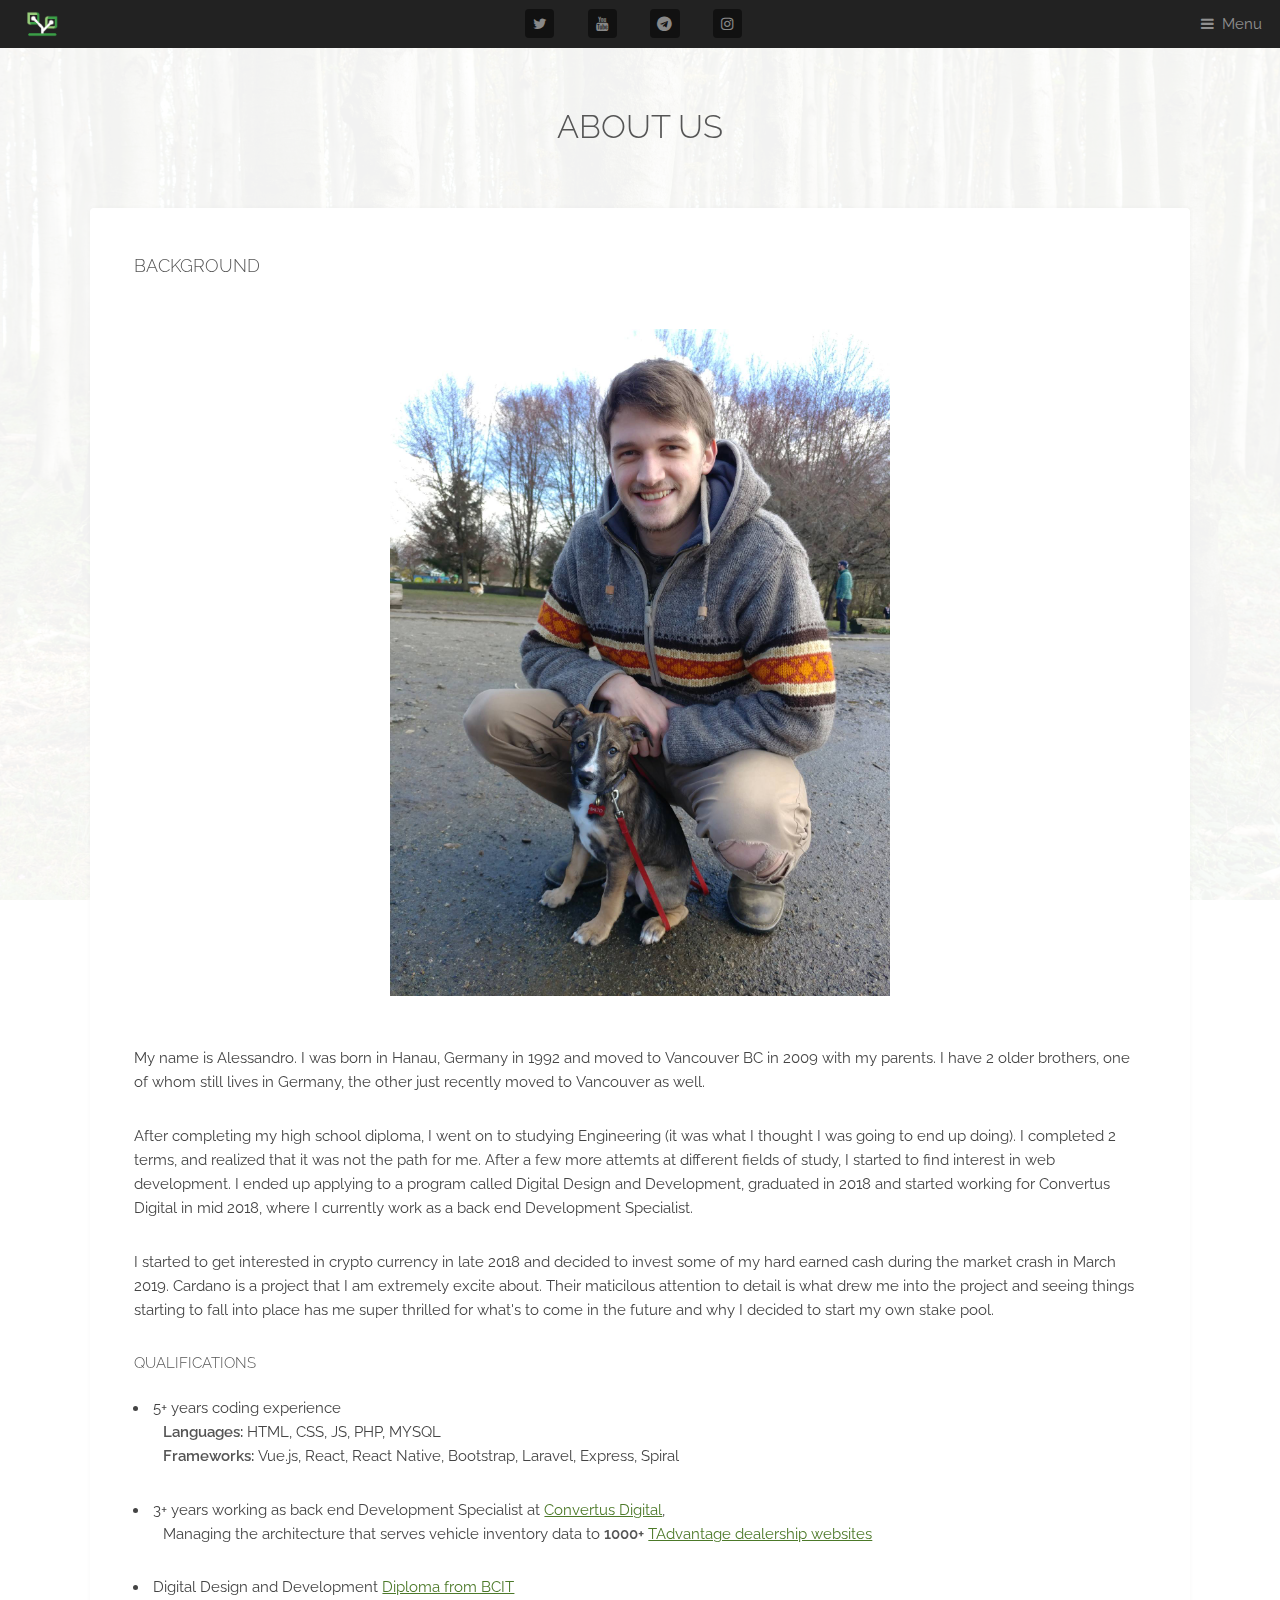
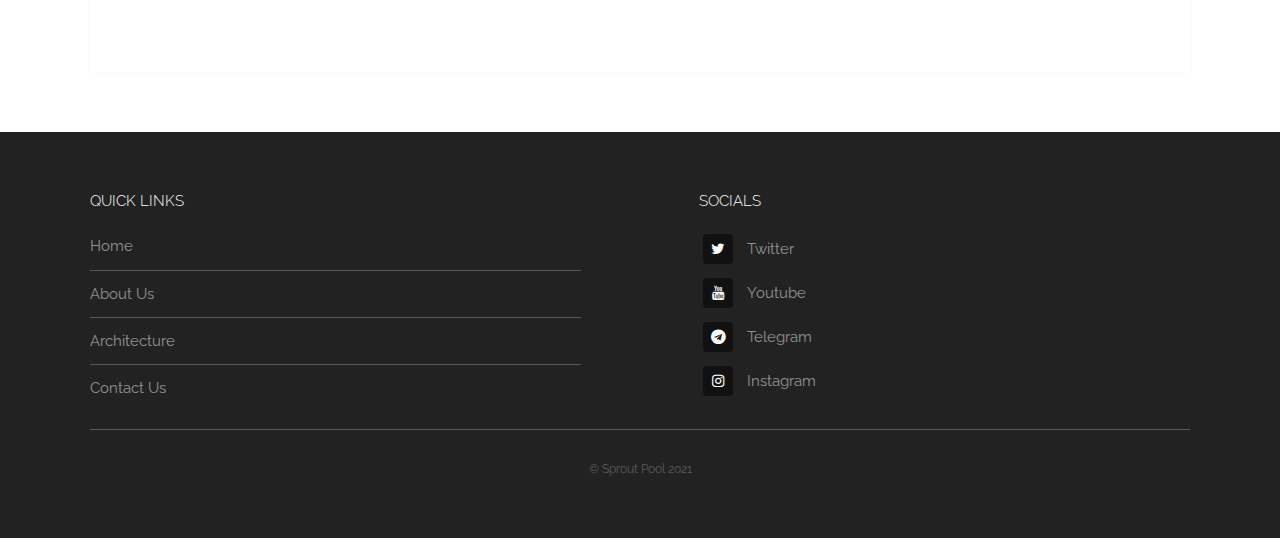
<file: about.html>
<!DOCTYPE HTML>
<html>
	<head>
		<title>Sprout Pool</title>
		<meta charset="utf-8" />
		<meta name="viewport" content="width=device-width, initial-scale=1, user-scalable=yes" />
		<meta name="description" content="" />
		<meta name="keywords" content="" />
		<link rel="stylesheet" href="assets/css/main.css?v=1" />
        <link rel="icon" type="image/jpg" href="./favicon_transparent.png"/>
	</head>
	<body class="is-preload">

        <!-- Navbar -->
        <header id="header">
            <a href="./">
                <img class="header-logo" src="images/white_logo_square_no_background_60px.png"/>
            </a>
            <div class="nav-container">
                <a href="https://twitter.com/SproutPool" target="_blanc"><i class="icon nav-icon fa-twitter"></i></a>
                <a href="https://www.youtube.com/channel/UCOt0K62r-7XweqlJXVt9gPA" target="_blanc"><i class="icon nav-icon fa-youtube"></i></a>
                <a href="https://t.me/sproutpool" target="_blanc"><i class="icon nav-icon fa-telegram"></i></a>
                <a href="https://www.instagram.com/sproutpool" target="_blanc"><i class="icon nav-icon fa-instagram"></i></a>
            </div>
            <nav>
                <a href="#menu">Menu</a>
            </nav>
        </header>
        <nav id="menu">
            <ul class="links">
                <li><a href="./">Home</a></li>
                <li><a href="about">About Us</a></li>
                <li><a href="architecture">Architecture</a></li>
                <li><a>Staking</a></li>
                <ul>
                    <li style="list-style-type: none;"><a href="daedalus-staking" style="color: inherit;">Daedalus</a></li>
                    <li style="list-style-type: none;"><a href="yoroi-staking" style="color: inherit;">Yoroi</a></li>
                </ul>
                <li><a>Tools</a></li>
                <ul>
                    <li style="list-style-type: none;"><a href="tools/rewards-helper" style="color: inherit;">Rewards Helper</a></li>
                </ul>
            </ul>
        </nav>

        <!-- How to stake -->
        <section id="main" class="wrapper">
            <header class="special">
                <h2>About Us</h2>
            </header>
            <div class="inner">
                <div class="content">
                    <h3>Background</h3>
                    <img src="./images/profile_picture.jpg" alt="profile_picture" class="centered"/>
                    <p>My name is Alessandro. I was born in Hanau, Germany in 1992 and moved to Vancouver BC in 2009 with my parents. I have 2 older brothers, one of whom still lives in Germany, the other just recently moved to Vancouver as well.</p>
                    <p>After completing my high school diploma, I went on to studying Engineering (it was what I thought I was going to end up doing). I completed 2 terms, and realized that it was not the path for me. After a few more attemts at different fields of study, I started to find interest in web development. I ended up applying to a program called Digital Design and Development, graduated in 2018 and started working for Convertus Digital in mid 2018, where I currently work as a back end Development Specialist.</p>
                    <p>I started to get interested in crypto currency in late 2018 and decided to invest some of my hard earned cash during the market crash in March 2019. Cardano is a project that I am extremely excite about. Their maticilous attention to detail is what drew me into the project and seeing things starting to fall into place has me super thrilled for what's to come in the future and why I decided to start my own stake pool.</p>
                    <h4>Qualifications</h4>
                    <ul>
                        <li>5+ years coding experience</li>
                        <ul>
                            <b>Languages:</b> HTML, CSS, JS, PHP, MYSQL<br>
                            <b>Frameworks:</b> Vue.js, React, React Native, Bootstrap, Laravel, Express, Spiral
                        </ul>
                        <li>3+ years working as back end Development Specialist at <a href="https://www.convertus.com/" target="_blanc">Convertus Digital</a>, </li>
                        <ul>
                            Managing the architecture that serves vehicle inventory data to <b>1000+</b> <a href="https://go.trader.ca/dealer-products/web-solutions/websites-packages/" target="_blanc">TAdvantage dealership websites</a>
                        </ul>



                        <li>Digital Design and Development <a href="https://www.bcit.ca/programs/digital-design-and-development-diploma-full-time-6405dipma/" target="_blanc">Diploma from BCIT</a></li>
                    </ul>
                </div>
            </div>
        </section>

		<!-- Footer -->
			<footer id="footer">
				<div class="inner">
					<div class="content">
						<section>
							<h4>Quick Links</h4>
							<ul class="alt">
								<li><a href="./">Home</a></li>
								<li><a href="about">About Us</a></li>
								<li><a href="architecture">Architecture</a></li>
								<li><a href="mailto:sproutpool@gmail.com">Contact Us</a></li>
							</ul>
						</section>
						<section>
							<h4>Socials</h4>
							<ul class="plain">
								<li><a href="https://twitter.com/SproutPool" target="_blanc"><i class="icon fa-twitter"></i>Twitter</a></li>
								<li><a href="https://www.youtube.com/channel/UCOt0K62r-7XweqlJXVt9gPA" target="_blanc"><i class="icon fa-youtube"></i>Youtube</a></li>
								<li><a href="https://t.me/sproutpool" target="_blanc"><i class="icon fa-telegram"></i>Telegram</a></li>
								<li><a href="https://www.instagram.com/sproutpool" target="_blanc"><i class="icon fa-instagram"></i>Instagram</a></li>
							</ul>
						</section>
					</div>
					<div class="copyright">
						&copy; Sprout Pool 2021
					</div>
				</div>
			</footer>

		<!-- Scripts -->
			<script src="assets/js/jquery.min.js"></script>
			<script src="assets/js/browser.min.js"></script>
			<script src="assets/js/breakpoints.min.js"></script>
			<script src="assets/js/util.js"></script>
			<script src="assets/js/main.js"></script>

	</body>
</html>
</file>
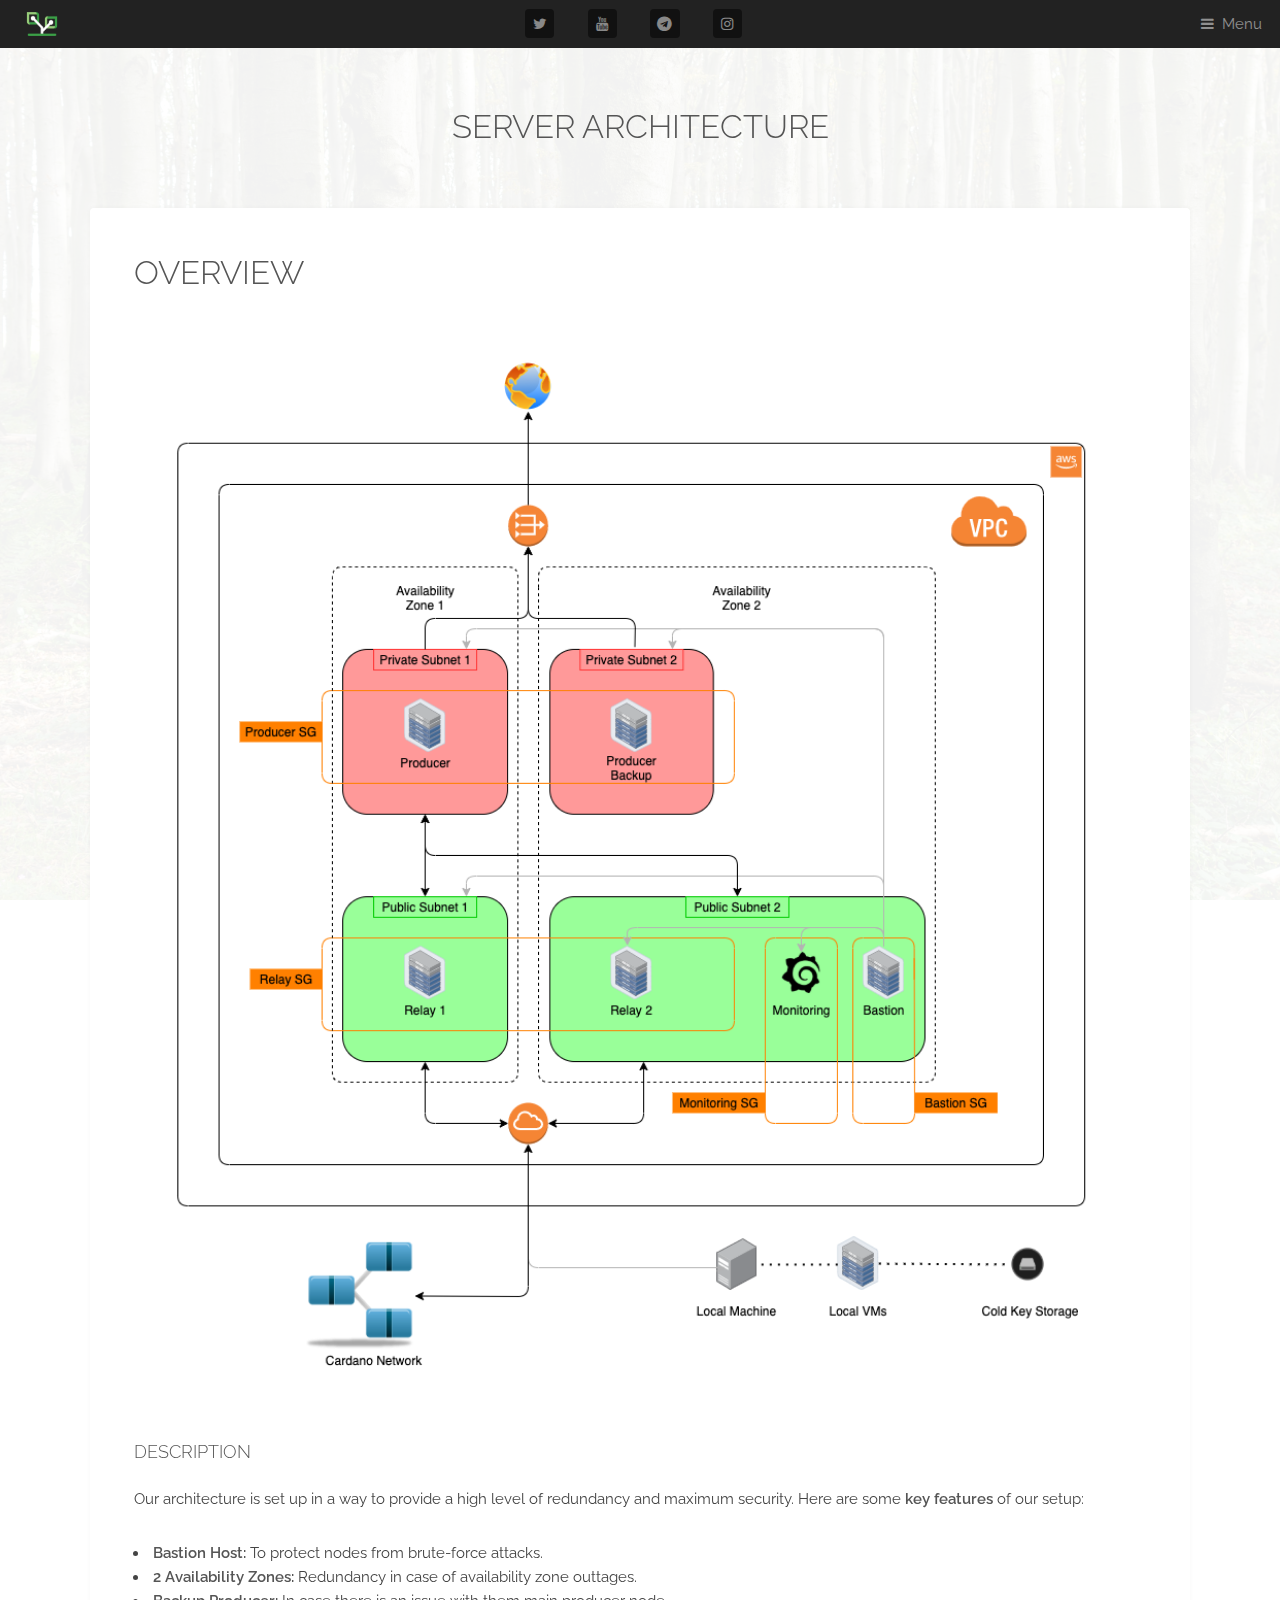
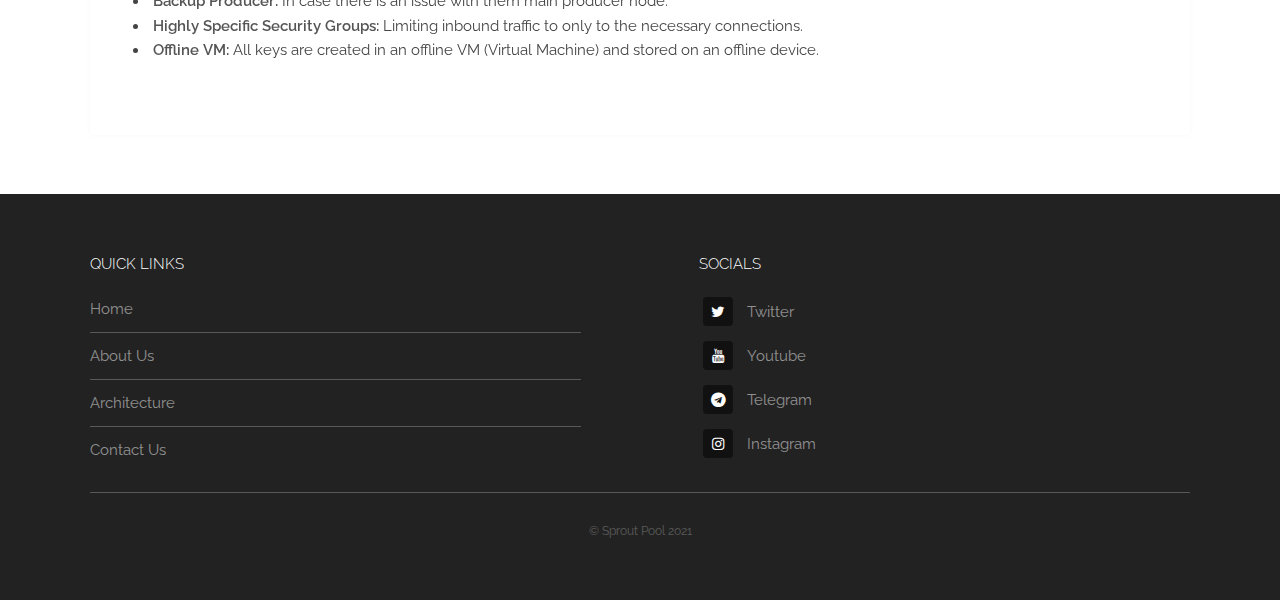
<file: architecture.html>
<!DOCTYPE HTML>
<html>
	<head>        
        <title>Our Architecture - Sprout Pool</title>
        <meta property="og:locale" content="en_US" />
        <meta property="og:type" content="article" />
        <meta property="og:title" content="Our Architecture - Sprout Pool" />
        <meta property="og:description" content="Our pool is built on a robust, reliable and secure AWS server architecture giving us high availability and built in security features." />
        <meta property="og:url" content="https://sproutpool.ca/architecture" />
        <meta property="og:site_name" content="Sprout Pool" />
        <meta property="og:image" content="https://sproutpool.ca/images/server_overview.jpg" />
        <meta property="og:image:width" content="1219" />
        <meta property="og:image:height" content="969" />
        <meta name="twitter:card" content="summary_large_image" />
        <meta name="twitter:site" content="@SproutPool" />
        <meta name="twitter:label1" content="Est. reading time">
        <meta name="twitter:data1" content="2 minutes">
		<meta charset="utf-8" />
		<meta name="viewport" content="width=device-width, initial-scale=1, user-scalable=no" />
		<meta name="description" content="" />
		<meta name="keywords" content="" />
		<link rel="stylesheet" href="assets/css/main.css?v=1" />
        <link rel="icon" type="image/jpg" href="./favicon_transparent.png"/>
	</head>
	<body class="is-preload">

        <!-- Navbar -->
        <header id="header">
            <a href="./">
                <img class="header-logo" src="images/white_logo_square_no_background.png"/>
            </a>
            <div class="nav-container">
                <a href="https://twitter.com/SproutPool" target="_blanc"><i class="icon nav-icon fa-twitter"></i></a>
                <a href="https://www.youtube.com/channel/UCOt0K62r-7XweqlJXVt9gPA" target="_blanc"><i class="icon nav-icon fa-youtube"></i></a>
                <a href="https://t.me/sproutpool" target="_blanc"><i class="icon nav-icon fa-telegram"></i></a>
                <a href="https://www.instagram.com/sproutpool" target="_blanc"><i class="icon nav-icon fa-instagram"></i></a>
            </div>
            <nav>
                <a href="#menu">Menu</a>
            </nav>
        </header>
        <nav id="menu">
            <ul class="links">
                <li><a href="./">Home</a></li>
                <li><a href="about">About Us</a></li>
                <li><a href="architecture">Architecture</a></li>
                <li><a>Staking</a></li>
                <ul>
                    <li style="list-style-type: none;"><a href="daedalus-staking" style="color: inherit;">Daedalus</a></li>
                    <li style="list-style-type: none;"><a href="yoroi-staking" style="color: inherit;">Yoroi</a></li>
                </ul>
                <li><a>Tools</a></li>
                <ul>
                    <li style="list-style-type: none;"><a href="tools/rewards-helper" style="color: inherit;">Rewards Helper</a></li>
                </ul>
            </ul>
        </nav>

        <section id="main" class="wrapper">
            <header class="special">
                <h2>Server Architecture</h2>
            </header>
            <div class="inner">
                <div class="content">
                    <h2>Overview</h2>
                    <img src="images/server_overview_transparent.png" style="margin-left: auto; margin-right: auto; width: 100%;" />
                    <h3>Description</h3>
                    <p>Our architecture is set up in a way to provide a high level of redundancy and maximum security. Here are some <b>key features</b> of our setup:</p>
                    <ul>
                        <li><b>Bastion Host:</b> To protect nodes from brute-force attacks.</li>
                        <li><b>2 Availability Zones:</b> Redundancy in case of availability zone outtages.</li>
                        <li><b>Backup Producer:</b> In case there is an issue with them main producer node.</li>
                        <li><b>Highly Specific Security Groups:</b> Limiting inbound traffic to only to the necessary connections.</li>
                        <li><b>Offline VM:</b> All keys are created in an offline VM (Virtual Machine) and stored on an offline device.</li>
                    </ul>
                    <!-- <p><a href="http://monitoring.sproutpool.ca/" target="_blanc">Grafana Monitoring</a></p> -->
                </div>
            </div>
        </section>

		<!-- Footer -->
			<footer id="footer">
				<div class="inner">
					<div class="content">
						<section>
							<h4>Quick Links</h4>
							<ul class="alt">
								<li><a href="./">Home</a></li>
								<li><a href="about">About Us</a></li>
								<li><a href="architecture">Architecture</a></li>
								<li><a href="mailto:sproutpool@gmail.com">Contact Us</a></li>
							</ul>
						</section>  
						<section>
							<h4>Socials</h4>
							<ul class="plain">
								<li><a href="https://twitter.com/SproutPool" target="_blanc"><i class="icon fa-twitter"></i>Twitter</a></li>
								<li><a href="https://www.youtube.com/channel/UCOt0K62r-7XweqlJXVt9gPA" target="_blanc"><i class="icon fa-youtube"></i>Youtube</a></li>
								<li><a href="https://t.me/sproutpool" target="_blanc"><i class="icon fa-telegram"></i>Telegram</a></li>
								<li><a href="https://www.instagram.com/sproutpool" target="_blanc"><i class="icon fa-instagram"></i>Instagram</a></li>
							</ul>
						</section>
					</div>
					<div class="copyright">
						&copy; Sprout Pool 2021
					</div>
				</div>
			</footer>

		    <!-- Scripts -->
			<script src="assets/js/jquery.min.js"></script>
			<script src="assets/js/browser.min.js"></script>
			<script src="assets/js/breakpoints.min.js"></script>
			<script src="assets/js/util.js"></script>
			<script src="assets/js/main.js"></script>
	</body>
</html>
</file>
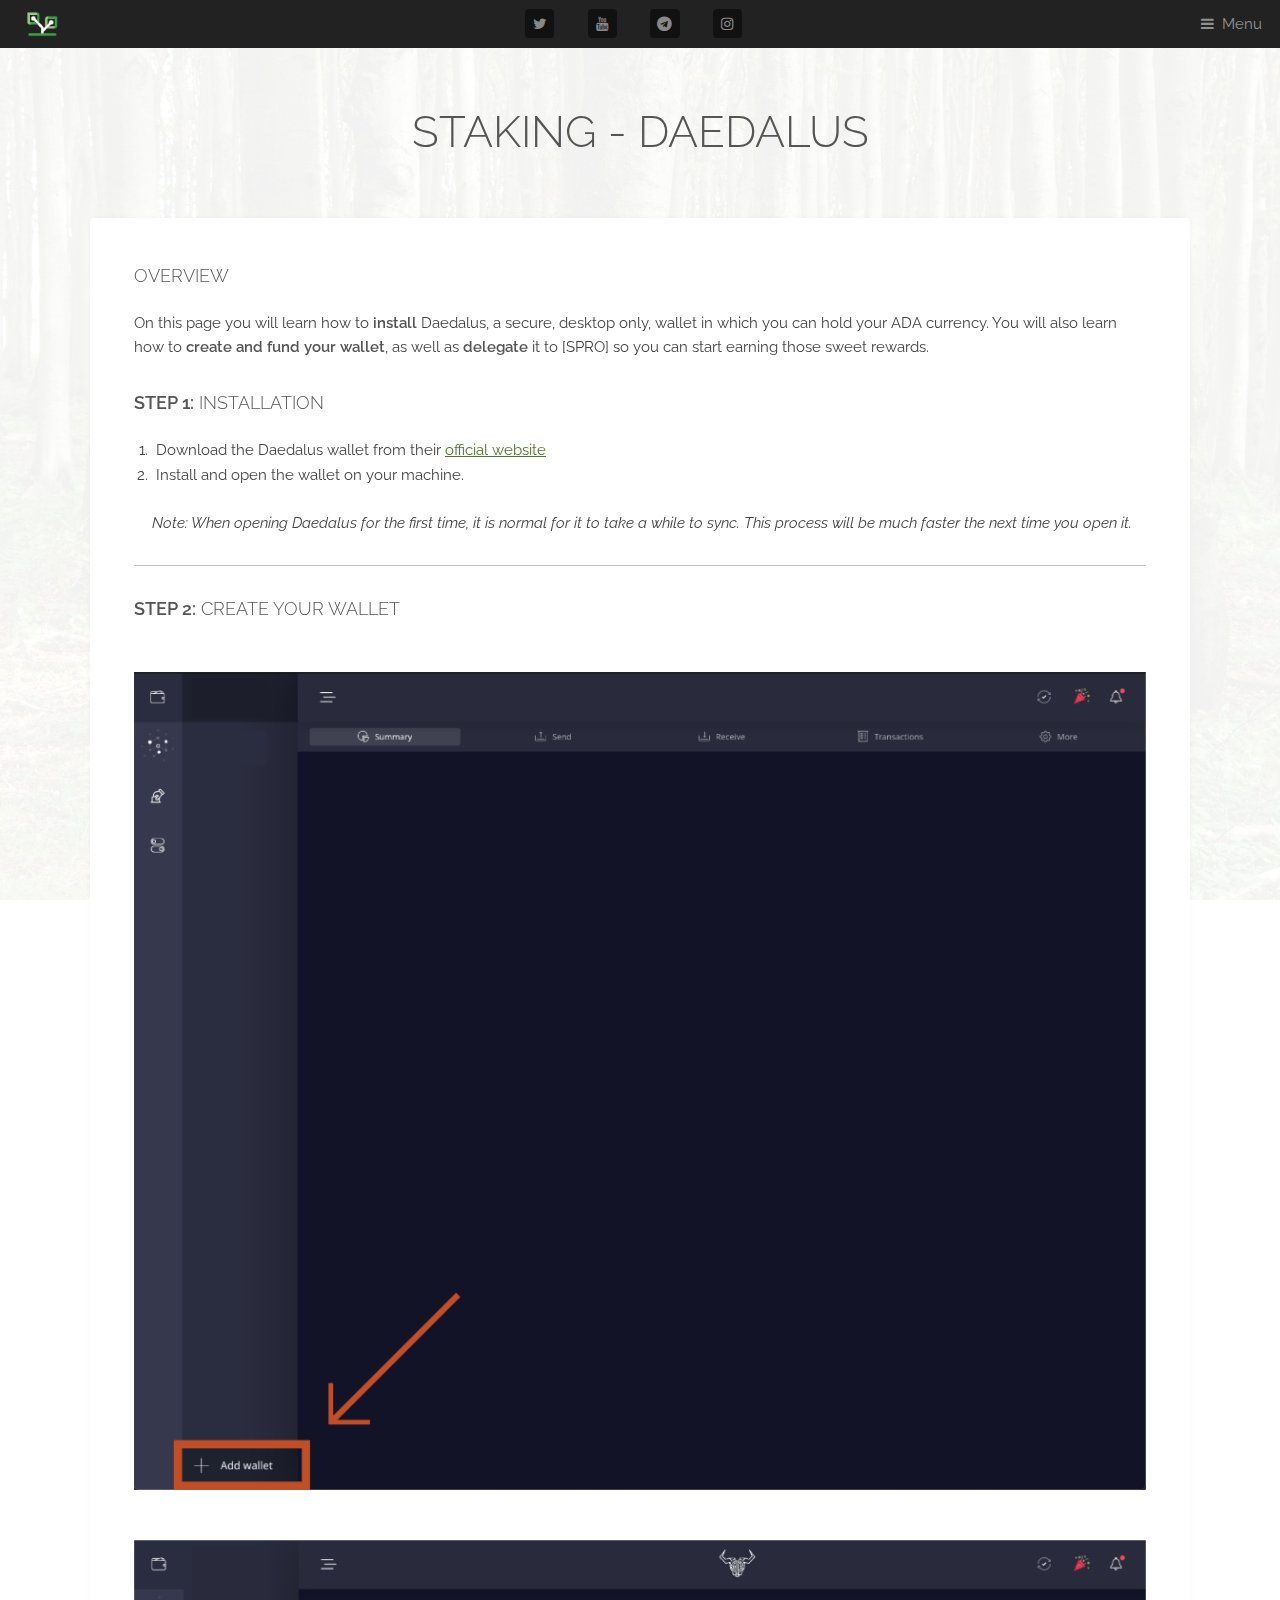
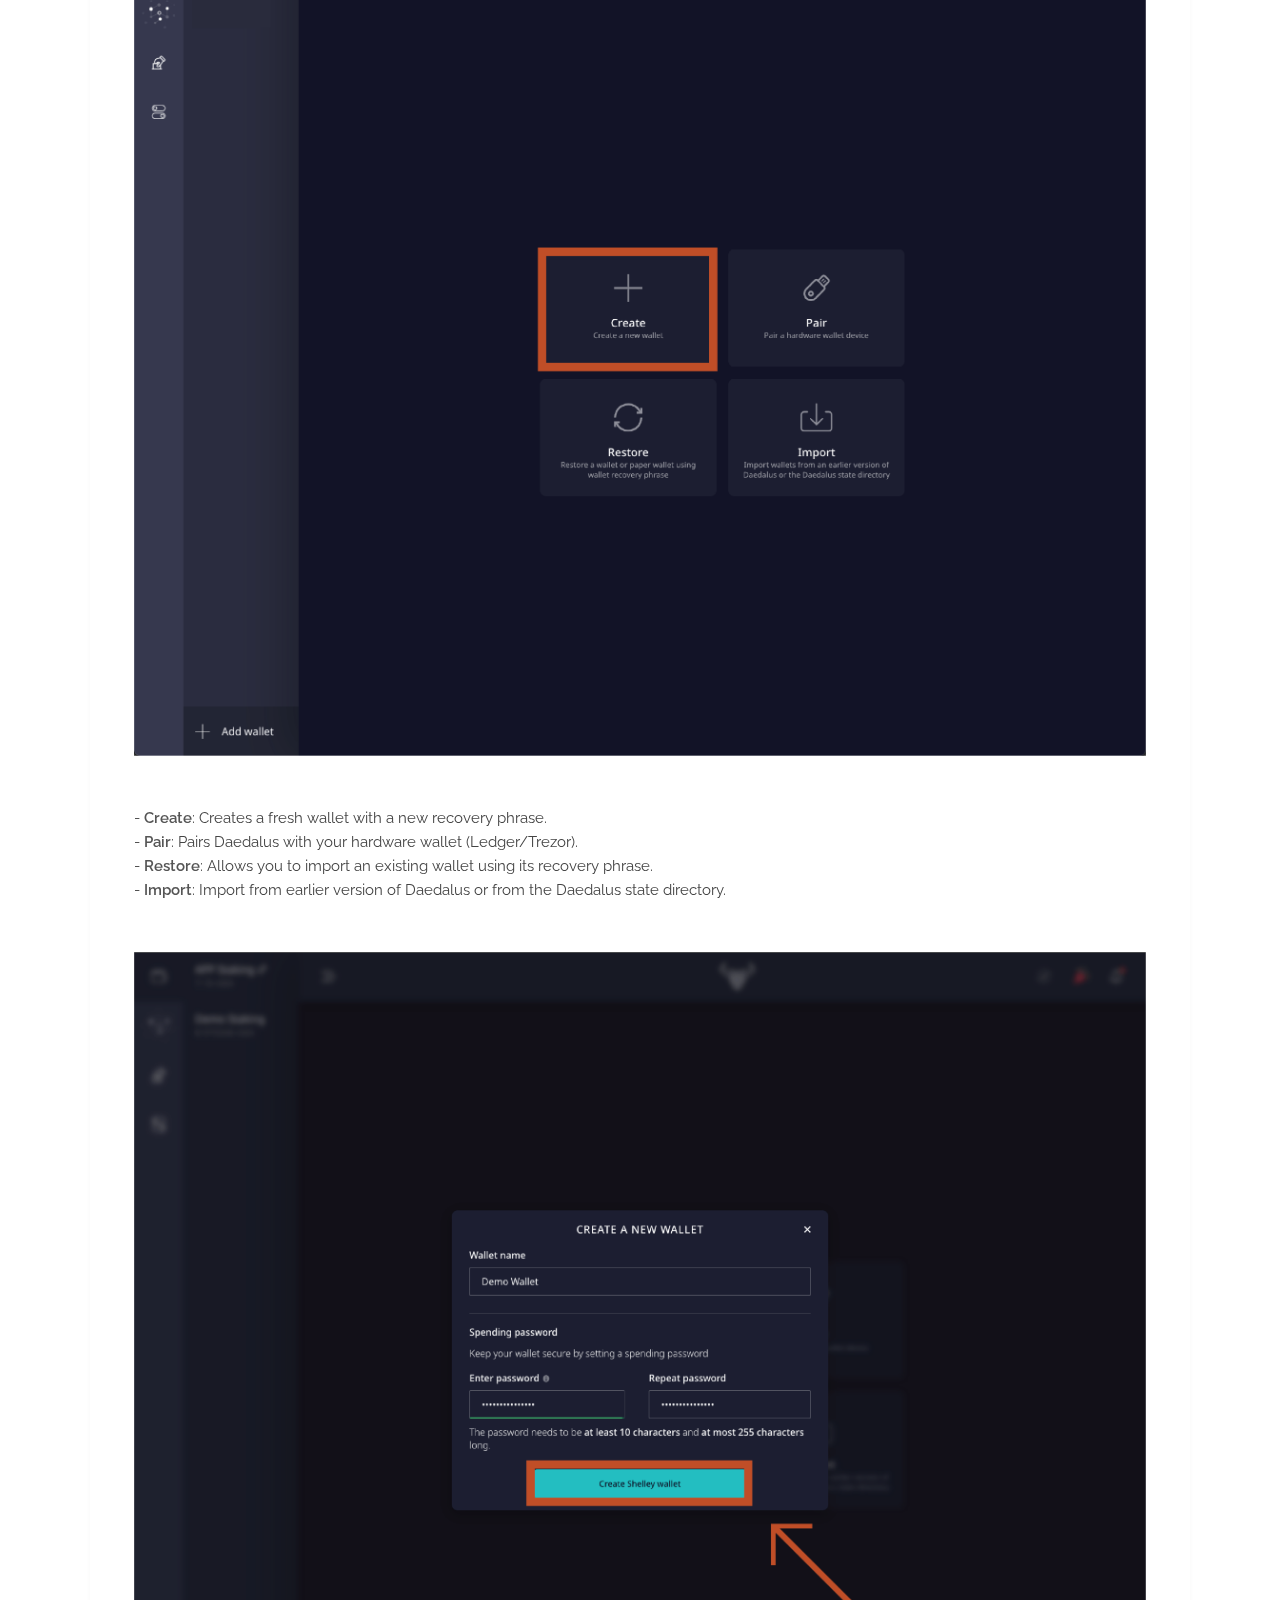
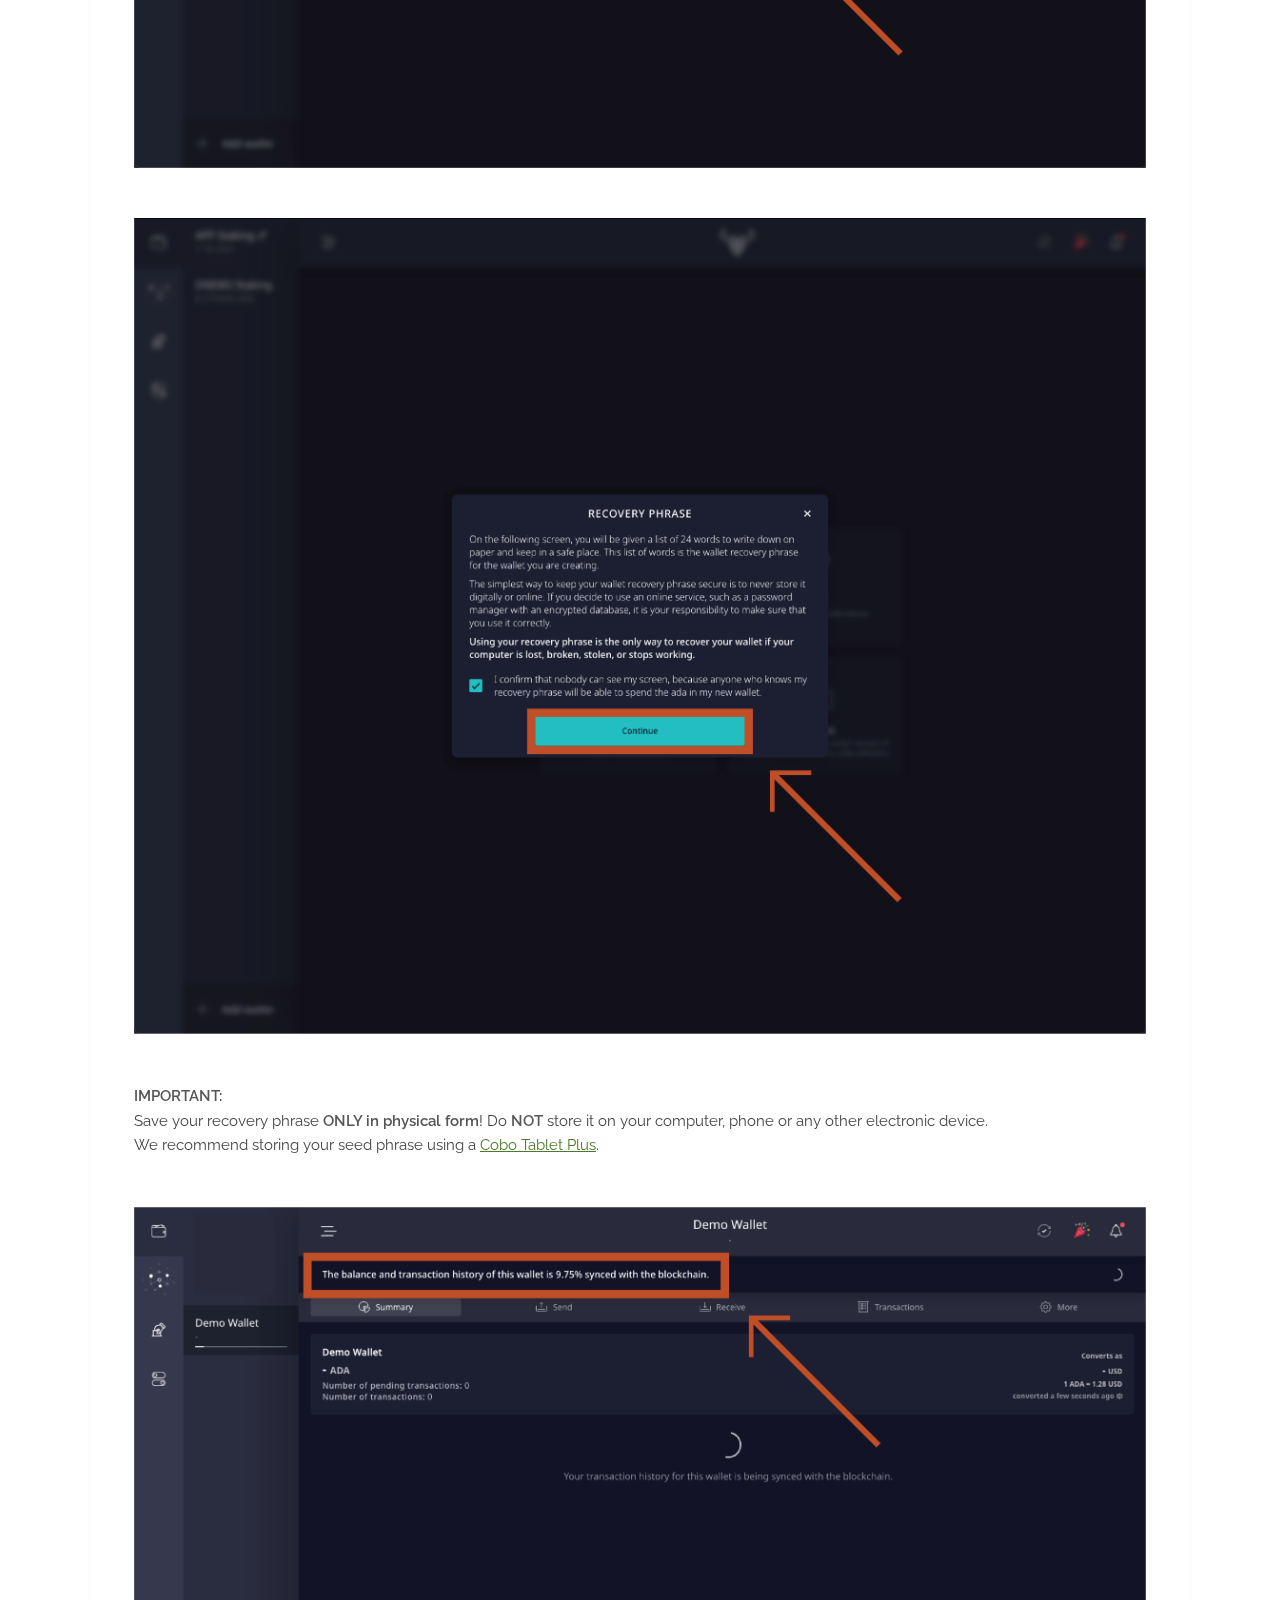
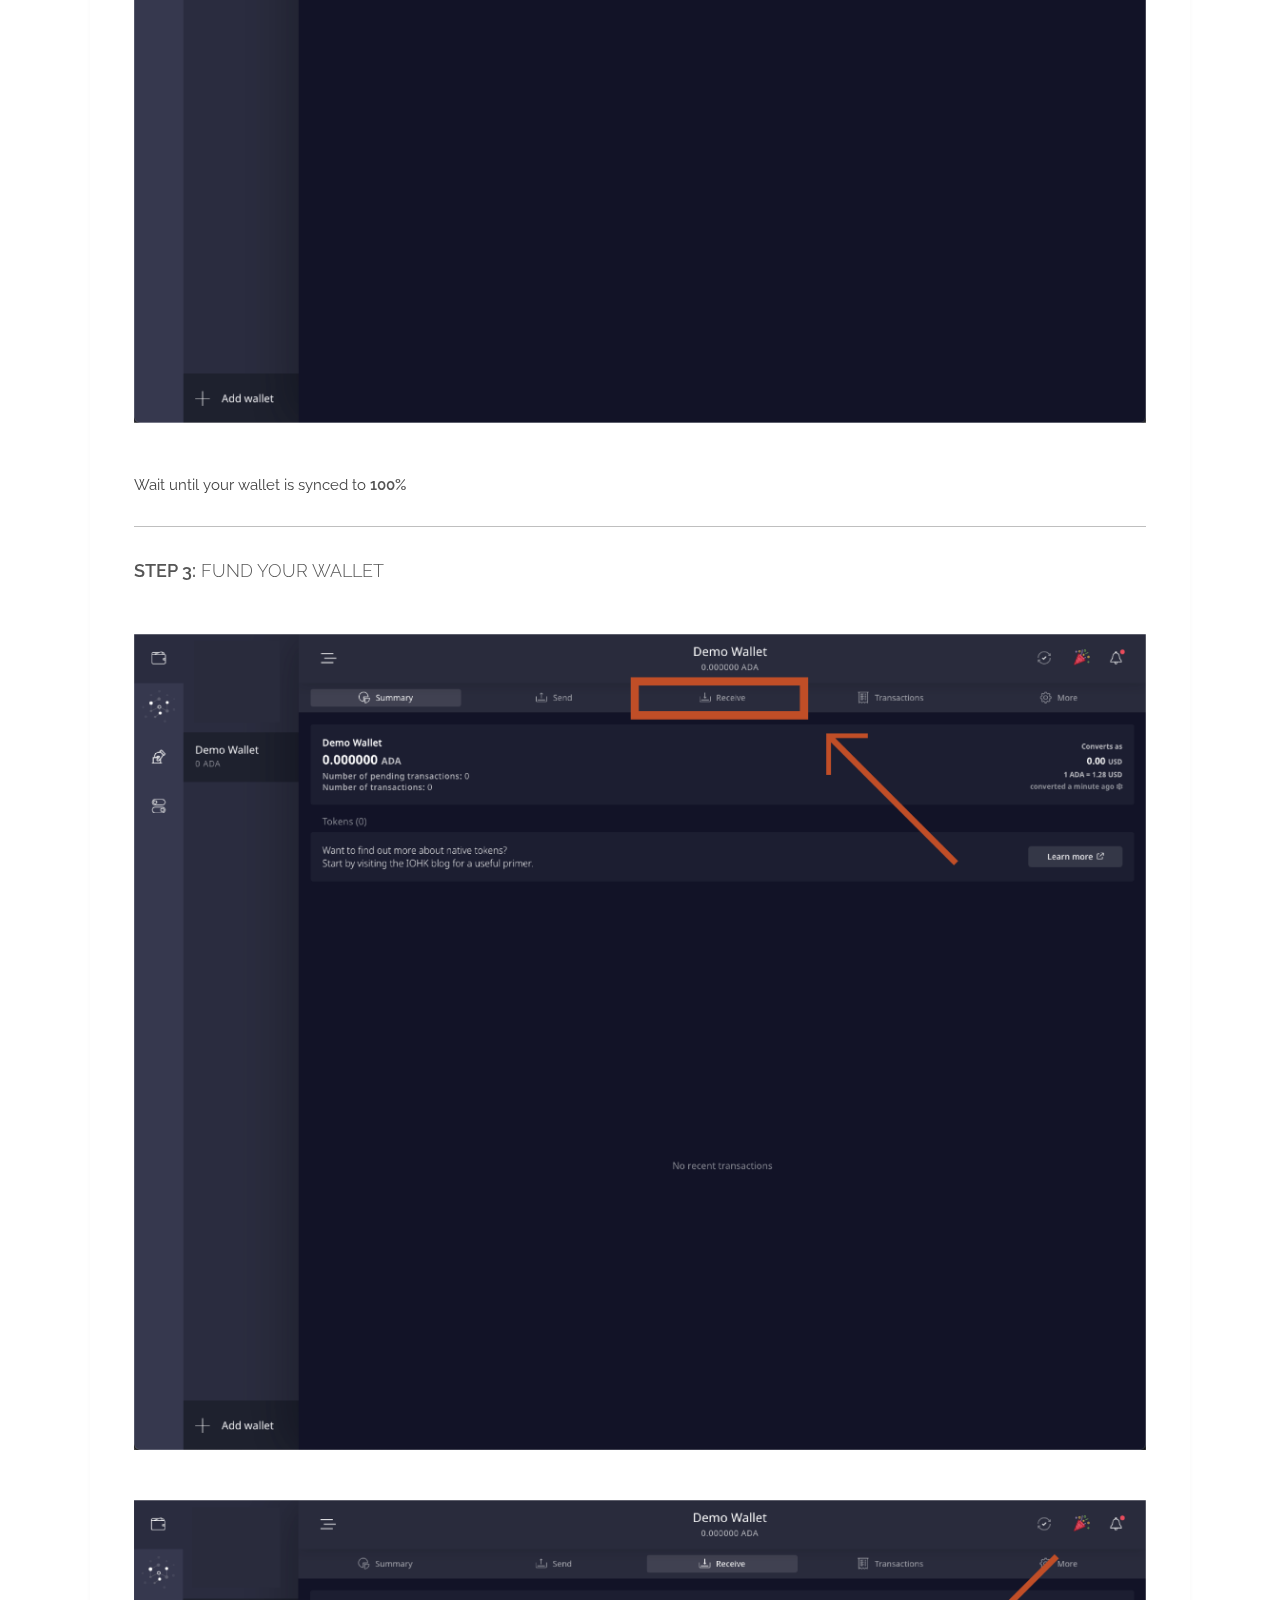
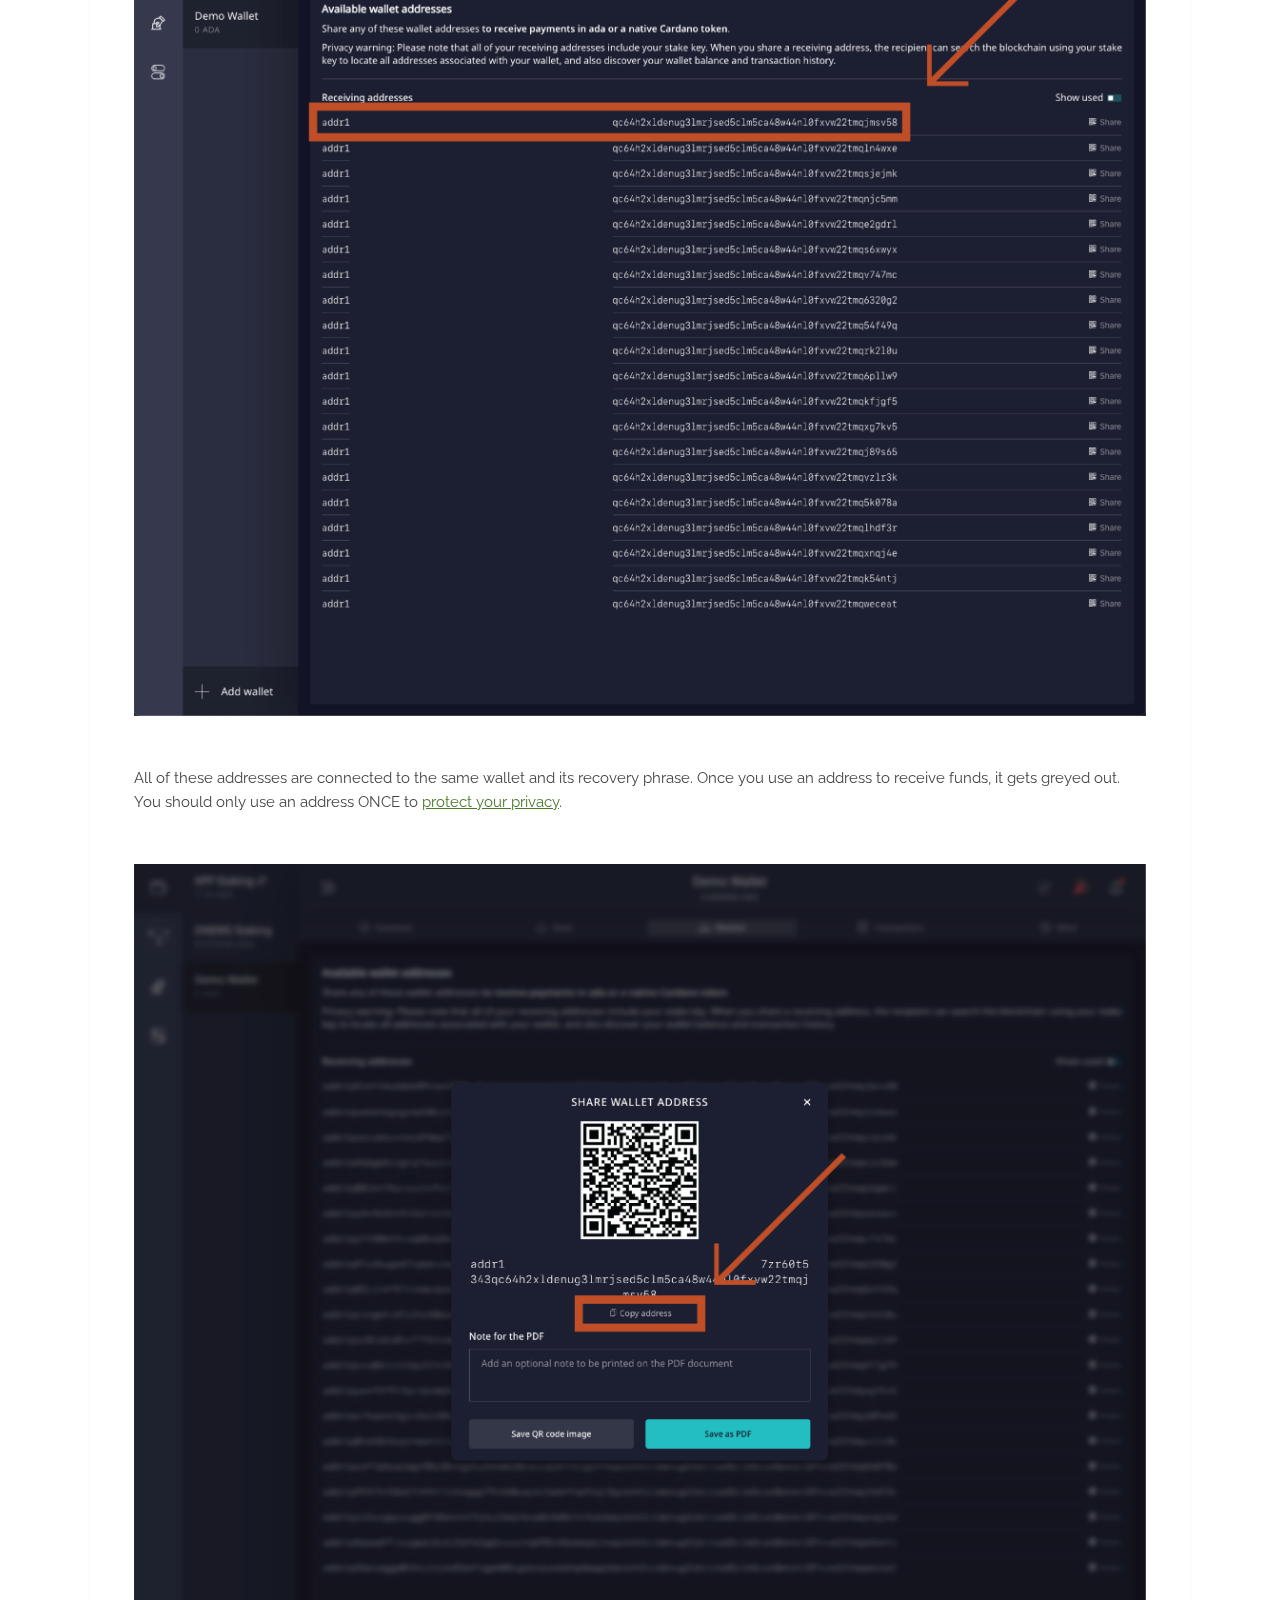
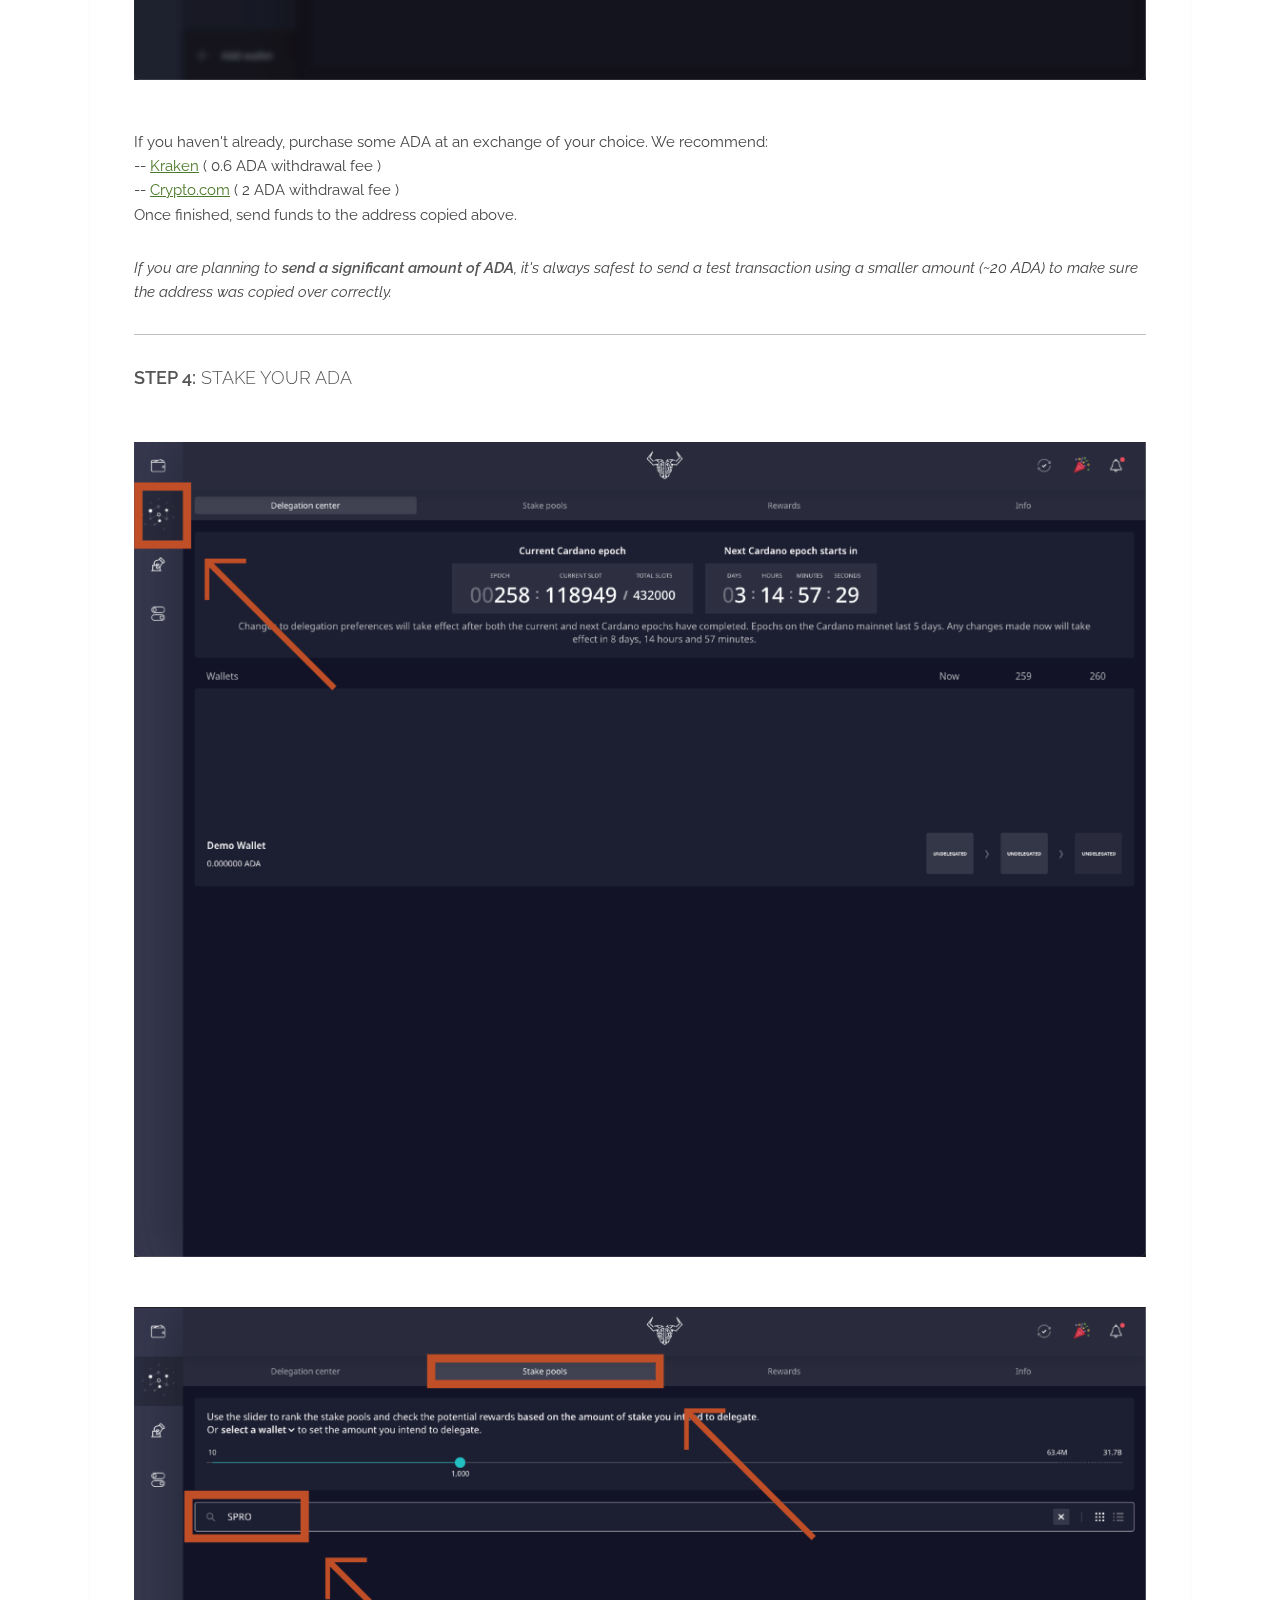
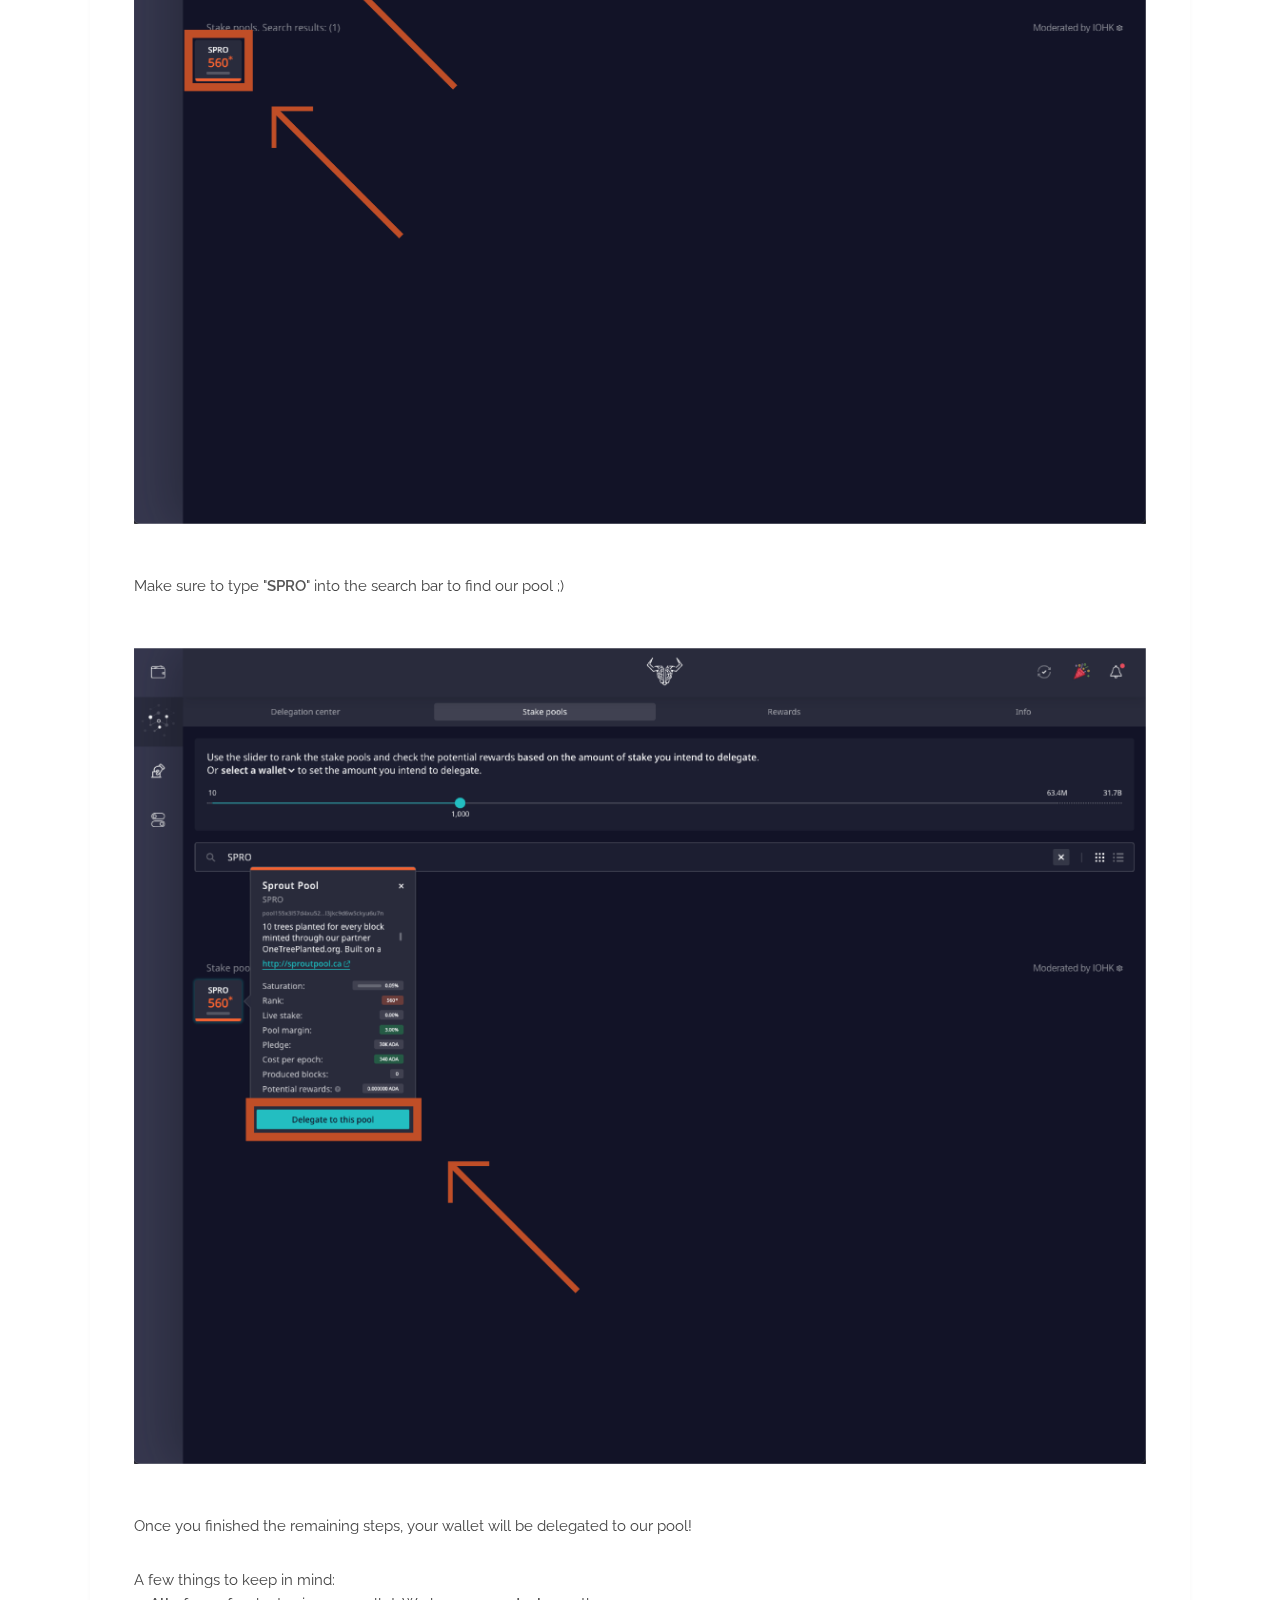
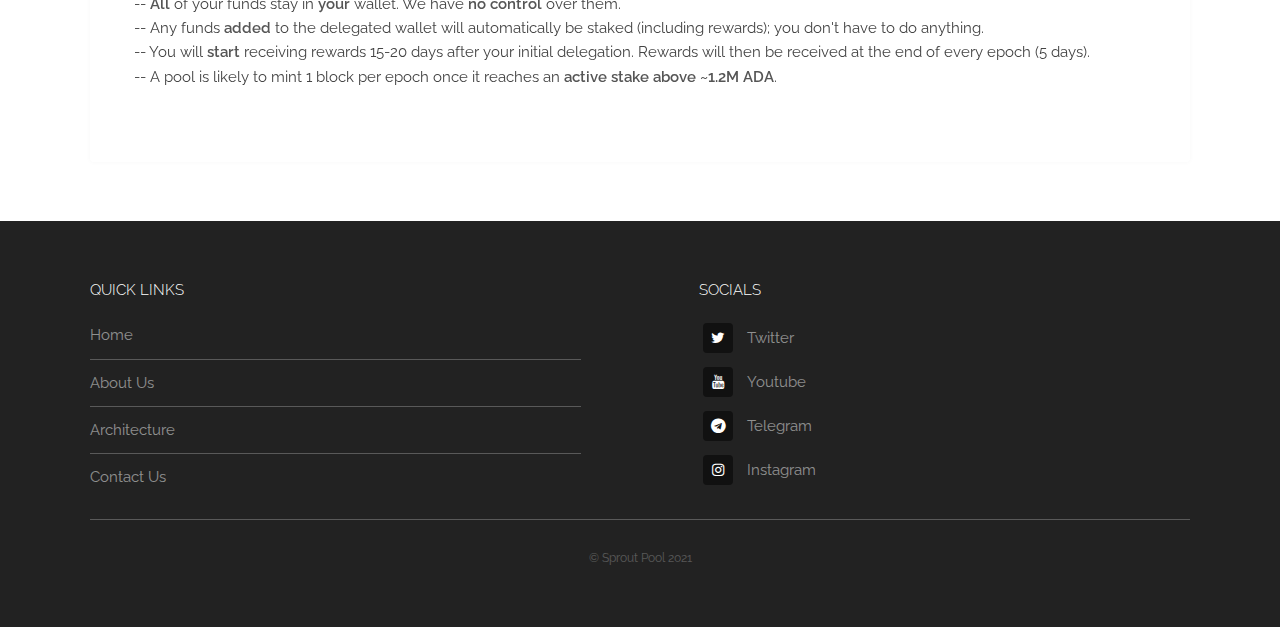
<file: daedalus-staking.html>
<!DOCTYPE HTML>
<html>
	<head>
		<title>Sprout Pool</title>
		<meta charset="utf-8" />
		<meta name="viewport" content="width=device-width, initial-scale=1, user-scalable=yes" />
		<meta name="description" content="" />
		<meta name="keywords" content="" />
		<link rel="stylesheet" href="assets/css/main.css?v=1" />
        <link rel="icon" type="image/jpg" href="./favicon_transparent.png"/>
	</head>
	<body class="is-preload">

        <!-- Navbar -->
        <header id="header">
            <a href="./">
                <img class="header-logo" src="images/white_logo_square_no_background_60px.png"/>
            </a>
            <div class="nav-container">
                <a href="https://twitter.com/SproutPool" target="_blanc"><i class="icon nav-icon fa-twitter"></i></a>
                <a href="https://www.youtube.com/channel/UCOt0K62r-7XweqlJXVt9gPA" target="_blanc"><i class="icon nav-icon fa-youtube"></i></a>
                <a href="https://t.me/sproutpool" target="_blanc"><i class="icon nav-icon fa-telegram"></i></a>
                <a href="https://www.instagram.com/sproutpool" target="_blanc"><i class="icon nav-icon fa-instagram"></i></a>
            </div>
            <nav>
                <a href="#menu">Menu</a>
            </nav>
        </header>
        <nav id="menu">
            <ul class="links">
                <li><a href="./">Home</a></li>
                <li><a href="about">About Us</a></li>
                <li><a href="architecture">Architecture</a></li>
                <li><a>Staking</a></li>
                <ul>
                    <li style="list-style-type: none;"><a href="daedalus-staking" style="color: inherit;">Daedalus</a></li>
                    <li style="list-style-type: none;"><a href="yoroi-staking" style="color: inherit;">Yoroi</a></li>
                </ul>
                <li><a>Tools</a></li>
                <ul>
                    <li style="list-style-type: none;"><a href="tools/rewards-helper" style="color: inherit;">Rewards Helper</a></li>
                </ul>
            </ul>
        </nav>

        <!-- How to stake -->
        <section id="main" class="wrapper">
            <header class="special">
                <h1>Staking - Daedalus</h1>
            </header>
            <div class="inner">
                <div class="content">
                    <h3>Overview</h3>
                    <p>On this page you will learn how to <b>install</b> Daedalus, a secure, desktop only, wallet in which you can hold your ADA currency. You will also learn how to <b>create and fund your wallet</b>, as well as <b>delegate</b> it to [SPRO] so you can start earning those sweet rewards.</p>

                    <h3 id="step1"><b>Step 1:</b> Installation</h3>
                    <ol>
                        <li>Download the Daedalus wallet from their <a href="https://daedaluswallet.io/en/download/" target="_blanc">official website</a></li>
                        <li>
                            Install and open the wallet on your machine.<br><br>
                        </li>
                        <i>Note: When opening Daedalus for the first time, it is normal for it to take a while to sync. This process will be much faster the next time you open it.</i>
                    </ol>
                    <hr>

                    <h3 id="step2"><b>Step 2:</b> Create your wallet</h3>
                    <img src="./images/demos/daedalus_demo_1.png" class="demo-img"/>
                    <img src="./images/demos/daedalus_demo_2.png" class="demo-img"/>
                    <p>- <b>Create</b>: Creates a fresh wallet with a new recovery phrase.<br>
                    - <b>Pair</b>: Pairs Daedalus with your hardware wallet (Ledger/Trezor).<br>
                    - <b>Restore</b>: Allows you to import an existing wallet using its recovery phrase.<br>
                    - <b>Import</b>: Import from earlier version of Daedalus or from the Daedalus state directory.</p>
                    <img src="./images/demos/daedalus_demo_3.png" class="demo-img"/>
                    <img src="./images/demos/daedalus_demo_4.png" class="demo-img"/>
                    <p><b>IMPORTANT:</b><br>Save your recovery phrase <b>ONLY in physical form</b>! Do <b>NOT</b> store it on your computer, phone or any other electronic device.<br>We recommend storing your seed phrase using a <a href="https://www.amazon.ca/dp/B07RZW8CWY/ref=cm_sw_r_tw_dp_YJRXPC217PA41E71DX6Q" target="_blanc">Cobo Tablet Plus</a>.</p>
                    <img src="./images/demos/daedalus_demo_5.png" class="demo-img"/>
                    <p>Wait until your wallet is synced to <b>100%</b></p>
                    <hr>

                    <h3><b>Step 3:</b> Fund your wallet</h3>
                    <img src="./images/demos/daedalus_demo_6.png" class="demo-img"/>
                    <img src="./images/demos/daedalus_demo_7.png" class="demo-img"/>
                    <p>All of these addresses are connected to the same wallet and its recovery phrase. Once you use an address to receive funds, it gets greyed out. You should only use an address ONCE to <a href="https://en.bitcoin.it/wiki/Address_reuse#:~:text=Address%20reuse%20refers%20to%20the,future%20holders%20of%20their%20value" target="_blanc">protect your privacy</a>.</p>
                    <img src="./images/demos/daedalus_demo_8.png" class="demo-img"/>
                    <p>If you haven't already, purchase some ADA at an exchange of your choice. We recommend:<br>
                    -- <a href="https://www.kraken.com/">Kraken</a> ( 0.6 ADA withdrawal fee )<br>
                    -- <a href="https://crypto.com/">Crypto.com</a> ( 2 ADA withdrawal fee )<br>
                    Once finished, send funds to the address copied above.<br></p>
                    <p><i>If you are planning to <b>send a significant amount of ADA</b>, it's always safest to send a test transaction using a smaller amount (~20 ADA) to make sure the address was copied over correctly.</i></p>
                    <hr>

                    <h3><b>Step 4:</b> Stake your ADA</h3>
                    <img src="./images/demos/daedalus_demo_9.png" class="demo-img"/>
                    <img src="./images/demos/daedalus_demo_10.png" class="demo-img"/>
                    <p>Make sure to type "<b>SPRO</b>" into the search bar to find our pool ;)</p>
                    <img src="./images/demos/daedalus_demo_11.png" class="demo-img"/>
                    <p>Once you finished the remaining steps, your wallet will be delegated to our pool!</p>
                    <p>A few things to keep in mind:<br>
                    -- <b>All</b> of your funds stay in <b>your</b> wallet. We have <b>no control</b> over them.<br>
                    -- Any funds <b>added</b> to the delegated wallet will automatically be staked (including rewards); you don't have to do anything.<br>
                    -- You will <b>start</b> receiving rewards 15-20 days after your initial delegation. Rewards will then be received at the end of every epoch (5 days).<br>
                    -- A pool is likely to mint 1 block per epoch once it reaches an <b>active stake above ~1.2M ADA</b>.</p>
                </div>
            </div>
        </section>

		<!-- Footer -->
			<footer id="footer">
				<div class="inner">
					<div class="content">
						<section>
							<h4>Quick Links</h4>
							<ul class="alt">
								<li><a href="./">Home</a></li>
								<li><a href="about">About Us</a></li>
								<li><a href="architecture">Architecture</a></li>
								<li><a href="mailto:sproutpool@gmail.com">Contact Us</a></li>
							</ul>
						</section>
						<section>
							<h4>Socials</h4>
							<ul class="plain">
								<li><a href="https://twitter.com/SproutPool" target="_blanc"><i class="icon fa-twitter"></i>Twitter</a></li>
								<li><a href="https://www.youtube.com/channel/UCOt0K62r-7XweqlJXVt9gPA" target="_blanc"><i class="icon fa-youtube"></i>Youtube</a></li>
								<li><a href="https://t.me/sproutpool" target="_blanc"><i class="icon fa-telegram"></i>Telegram</a></li>
								<li><a href="https://www.instagram.com/sproutpool" target="_blanc"><i class="icon fa-instagram"></i>Instagram</a></li>
							</ul>
						</section>
					</div>
					<div class="copyright">
						&copy; Sprout Pool 2021
					</div>
				</div>
			</footer>

		    <!-- Scripts -->
			<script src="assets/js/jquery.min.js"></script>
			<script src="assets/js/browser.min.js"></script>
			<script src="assets/js/breakpoints.min.js"></script>
			<script src="assets/js/util.js"></script>
			<script src="assets/js/main.js"></script>
	</body>
</html>
</file>
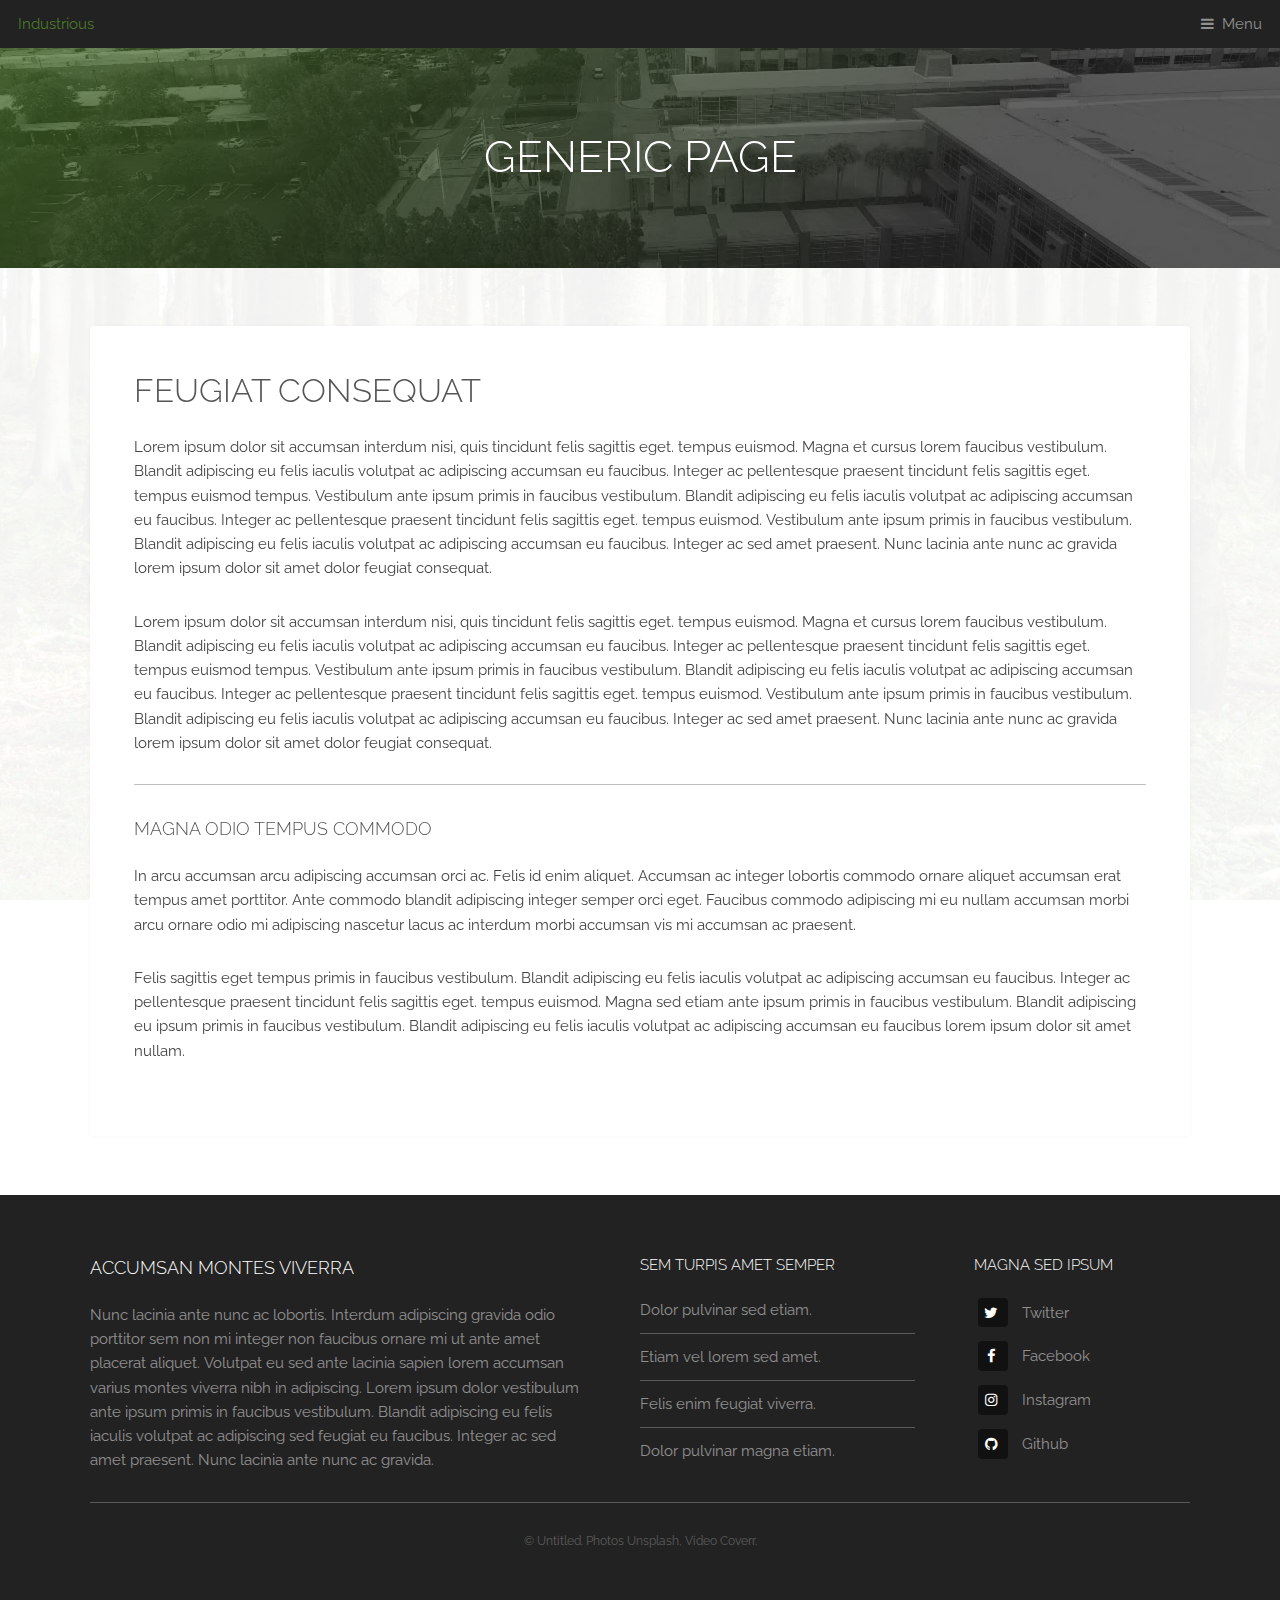
<file: generic.html>
<!DOCTYPE HTML>
<!--
	Industrious by TEMPLATED
	templated.co @templatedco
	Released for free under the Creative Commons Attribution 3.0 license (templated.co/license)
-->
<html>
	<head>
		<title>Generic Page - Industrious by TEMPLATED</title>
		<meta charset="utf-8" />
		<meta name="viewport" content="width=device-width, initial-scale=1, user-scalable=yes" />
		<meta name="description" content="" />
		<meta name="keywords" content="" />
		<link rel="stylesheet" href="assets/css/main.css?v=1" />
	</head>
	<body class="is-preload">

		<!-- Header -->
			<header id="header">
				<a class="logo" href="index.html">Industrious</a>
				<nav>
					<a href="#menu">Menu</a>
				</nav>
			</header>

		<!-- Nav -->
			<nav id="menu">
				<ul class="links">
					<li><a href="index.html">Home</a></li>
					<li><a href="elements.html">Elements</a></li>
					<li><a href="generic.html">Generic</a></li>
				</ul>
			</nav>

		<!-- Heading -->
			<div id="heading" >
				<h1>Generic Page</h1>
			</div>

		<!-- Main -->
			<section id="main" class="wrapper">
				<div class="inner">
					<div class="content">
						<header>
							<h2>Feugiat consequat</h2>
						</header>
						<p>Lorem ipsum dolor sit accumsan interdum nisi, quis tincidunt felis sagittis eget. tempus euismod. Magna et cursus lorem faucibus vestibulum. Blandit adipiscing eu felis iaculis volutpat ac adipiscing accumsan eu faucibus. Integer ac pellentesque praesent tincidunt felis sagittis eget. tempus euismod tempus. Vestibulum ante ipsum primis in faucibus vestibulum. Blandit adipiscing eu felis iaculis volutpat ac adipiscing accumsan eu faucibus. Integer ac pellentesque praesent tincidunt felis sagittis eget. tempus euismod. Vestibulum ante ipsum primis in faucibus vestibulum. Blandit adipiscing eu felis iaculis volutpat ac adipiscing accumsan eu faucibus. Integer ac sed amet praesent. Nunc lacinia ante nunc ac gravida lorem ipsum dolor sit amet dolor feugiat consequat. </p>
						<p>Lorem ipsum dolor sit accumsan interdum nisi, quis tincidunt felis sagittis eget. tempus euismod. Magna et cursus lorem faucibus vestibulum. Blandit adipiscing eu felis iaculis volutpat ac adipiscing accumsan eu faucibus. Integer ac pellentesque praesent tincidunt felis sagittis eget. tempus euismod tempus. Vestibulum ante ipsum primis in faucibus vestibulum. Blandit adipiscing eu felis iaculis volutpat ac adipiscing accumsan eu faucibus. Integer ac pellentesque praesent tincidunt felis sagittis eget. tempus euismod. Vestibulum ante ipsum primis in faucibus vestibulum. Blandit adipiscing eu felis iaculis volutpat ac adipiscing accumsan eu faucibus. Integer ac sed amet praesent. Nunc lacinia ante nunc ac gravida lorem ipsum dolor sit amet dolor feugiat consequat. </p>
						<hr />
						<h3>Magna odio tempus commodo</h3>
						<p>In arcu accumsan arcu adipiscing accumsan orci ac. Felis id enim aliquet. Accumsan ac integer lobortis commodo ornare aliquet accumsan erat tempus amet porttitor. Ante commodo blandit adipiscing integer semper orci eget. Faucibus commodo adipiscing mi eu nullam accumsan morbi arcu ornare odio mi adipiscing nascetur lacus ac interdum morbi accumsan vis mi accumsan ac praesent.</p>
						<p>Felis sagittis eget tempus primis in faucibus vestibulum. Blandit adipiscing eu felis iaculis volutpat ac adipiscing accumsan eu faucibus. Integer ac pellentesque praesent tincidunt felis sagittis eget. tempus euismod. Magna sed etiam ante ipsum primis in faucibus vestibulum. Blandit adipiscing eu ipsum primis in faucibus vestibulum. Blandit adipiscing eu felis iaculis volutpat ac adipiscing accumsan eu faucibus lorem ipsum dolor sit amet nullam.</p>
					</div>
				</div>
			</section>

		<!-- Footer -->
			<footer id="footer">
				<div class="inner">
					<div class="content">
						<section>
							<h3>Accumsan montes viverra</h3>
							<p>Nunc lacinia ante nunc ac lobortis. Interdum adipiscing gravida odio porttitor sem non mi integer non faucibus ornare mi ut ante amet placerat aliquet. Volutpat eu sed ante lacinia sapien lorem accumsan varius montes viverra nibh in adipiscing. Lorem ipsum dolor vestibulum ante ipsum primis in faucibus vestibulum. Blandit adipiscing eu felis iaculis volutpat ac adipiscing sed feugiat eu faucibus. Integer ac sed amet praesent. Nunc lacinia ante nunc ac gravida.</p>
						</section>
						<section>
							<h4>Sem turpis amet semper</h4>
							<ul class="alt">
								<li><a href="#">Dolor pulvinar sed etiam.</a></li>
								<li><a href="#">Etiam vel lorem sed amet.</a></li>
								<li><a href="#">Felis enim feugiat viverra.</a></li>
								<li><a href="#">Dolor pulvinar magna etiam.</a></li>
							</ul>
						</section>
						<section>
							<h4>Magna sed ipsum</h4>
							<ul class="plain">
								<li><a href="#"><i class="icon fa-twitter">&nbsp;</i>Twitter</a></li>
								<li><a href="#"><i class="icon fa-facebook">&nbsp;</i>Facebook</a></li>
								<li><a href="#"><i class="icon fa-instagram">&nbsp;</i>Instagram</a></li>
								<li><a href="#"><i class="icon fa-github">&nbsp;</i>Github</a></li>
							</ul>
						</section>
					</div>
					<div class="copyright">
						&copy; Untitled. Photos <a href="https://unsplash.co">Unsplash</a>, Video <a href="https://coverr.co">Coverr</a>.
					</div>
				</div>
			</footer>

		<!-- Scripts -->
			<script src="assets/js/jquery.min.js"></script>
			<script src="assets/js/browser.min.js"></script>
			<script src="assets/js/breakpoints.min.js"></script>
			<script src="assets/js/util.js"></script>
			<script src="assets/js/main.js"></script>

	</body>
</html>
</file>
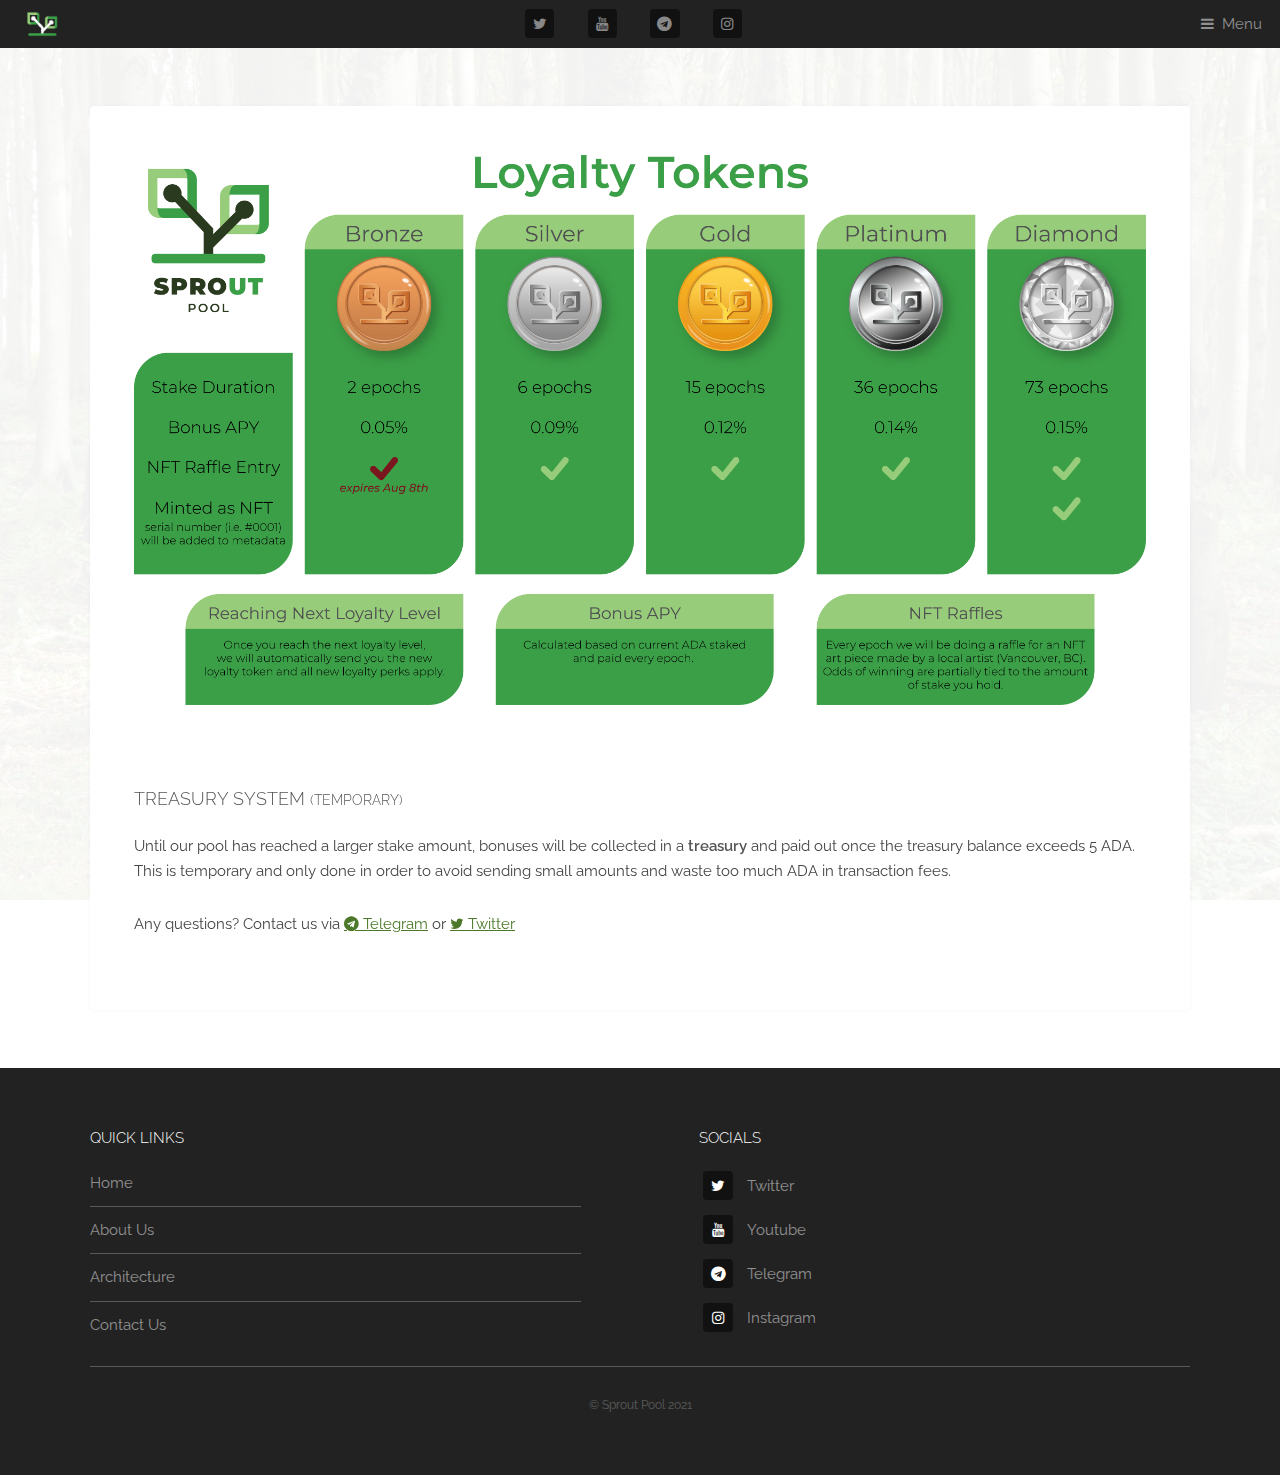
<file: loyalty-tokens.html>
<!DOCTYPE HTML>
<html>
	<head>
        <title>Loyalty Tokens - Sprout Pool</title>
        <meta property="og:locale" content="en_US" />
        <meta property="og:type" content="article" />
        <meta property="og:title" content="Loyalty Tokens - Sprout Pool" />
        <meta property="og:description" content="Perks for our loyal delegators." />
        <meta property="og:url" content="https://sproutpool.ca/loyalty-tokens" />
        <meta property="og:site_name" content="Sprout Pool" />
        <meta property="og:image" content="https://sproutpool.ca/images/tokens/SP_TokenShowcase_Showcase.jpg" />
        <meta property="og:image:width" content="1920" />
        <meta property="og:image:height" content="960" />
        <meta name="twitter:card" content="summary_large_image" />
        <meta name="twitter:site" content="@SproutPool" />
        <meta name="twitter:label1" content="Est. reading time">
        <meta name="twitter:data1" content="2 minutes">
		<meta charset="utf-8" />
		<meta name="viewport" content="width=device-width, initial-scale=1, user-scalable=yes" />
		<meta name="description" content="" />
		<meta name="keywords" content="" />
		<link rel="stylesheet" href="assets/css/main.css?v=1" />
        <link rel="icon" type="image/jpg" href="./favicon_transparent.png"/>
	</head>
	<body class="is-preload">

        <!-- Navbar -->
        <header id="header">
            <a href="./">
                <img class="header-logo" src="images/white_logo_square_no_background_60px.png"/>
            </a>
            <div class="nav-container">
                <a href="https://twitter.com/SproutPool" target="_blanc"><i class="icon nav-icon fa-twitter"></i></a>
                <a href="https://www.youtube.com/channel/UCOt0K62r-7XweqlJXVt9gPA" target="_blanc"><i class="icon nav-icon fa-youtube"></i></a>
                <a href="https://t.me/sproutpool" target="_blanc"><i class="icon nav-icon fa-telegram"></i></a>
                <a href="https://www.instagram.com/sproutpool" target="_blanc"><i class="icon nav-icon fa-instagram"></i></a>
            </div>
            <nav>
                <a href="#menu">Menu</a>
            </nav>
        </header>
        <nav id="menu">
            <ul class="links">
                <li><a href="./">Home</a></li>
                <li><a href="about">About Us</a></li>
                <li><a href="architecture">Architecture</a></li>
                <li><a>Staking</a></li>
                <ul>
                    <li style="list-style-type: none;"><a href="daedalus-staking" style="color: inherit;">Daedalus</a></li>
                    <li style="list-style-type: none;"><a href="yoroi-staking" style="color: inherit;">Yoroi</a></li>
                </ul>
                <li><a>Tools</a></li>
                <ul>
                    <li style="list-style-type: none;"><a href="tools/rewards-helper" style="color: inherit;">Rewards Helper</a></li>
                </ul>
            </ul>
        </nav>

        <section id="main" class="wrapper">
            <div class="inner">
                <div class="content">
                    <img srcset="images/tokens/loyalty_tokens_perks_overview_transparent_promo.png" style="width: 100%;" />
                    <br><br><br><br>
                    <h3>Treasury System <span style="font-size: 0.75em;">(temporary)</span></h3>
                    <p>
                        Until our pool has reached a larger stake amount, bonuses will be collected in a <b>treasury</b> and paid out once the treasury balance exceeds 5 ADA. This is temporary and only done in order to avoid sending small amounts and waste too much ADA in transaction fees.
                    </p>
                    <p>Any questions? Contact us via <a href="https://t.me/sproutpool" target="_blanc"><i class="icon fa-telegram"></i> Telegram</a> or <a href="https://twitter.com/SproutPool" target="_blanc"><i class="icon fa-twitter"></i> Twitter</a></p>
                </div>
            </div>
        </section>

		<!-- Footer -->
			<footer id="footer">
				<div class="inner">
					<div class="content">
						<section>
							<h4>Quick Links</h4>
							<ul class="alt">
								<li><a href="./">Home</a></li>
								<li><a href="about">About Us</a></li>
								<li><a href="architecture">Architecture</a></li>
								<li><a href="mailto:sproutpool@gmail.com">Contact Us</a></li>
							</ul>
						</section>
						<section>
							<h4>Socials</h4>
							<ul class="plain">
								<li><a href="https://twitter.com/SproutPool" target="_blanc"><i class="icon fa-twitter"></i>Twitter</a></li>
								<li><a href="https://www.youtube.com/channel/UCOt0K62r-7XweqlJXVt9gPA" target="_blanc"><i class="icon fa-youtube"></i>Youtube</a></li>
								<li><a href="https://t.me/sproutpool" target="_blanc"><i class="icon fa-telegram"></i>Telegram</a></li>
								<li><a href="https://www.instagram.com/sproutpool" target="_blanc"><i class="icon fa-instagram"></i>Instagram</a></li>
							</ul>
						</section>
					</div>
					<div class="copyright">
						&copy; Sprout Pool 2021
					</div>
				</div>
			</footer>

		<!-- Scripts -->
			<script src="assets/js/jquery.min.js"></script>
			<script src="assets/js/browser.min.js"></script>
			<script src="assets/js/breakpoints.min.js"></script>
			<script src="assets/js/util.js"></script>
			<script src="assets/js/main.js"></script>

	</body>
</html>
</file>
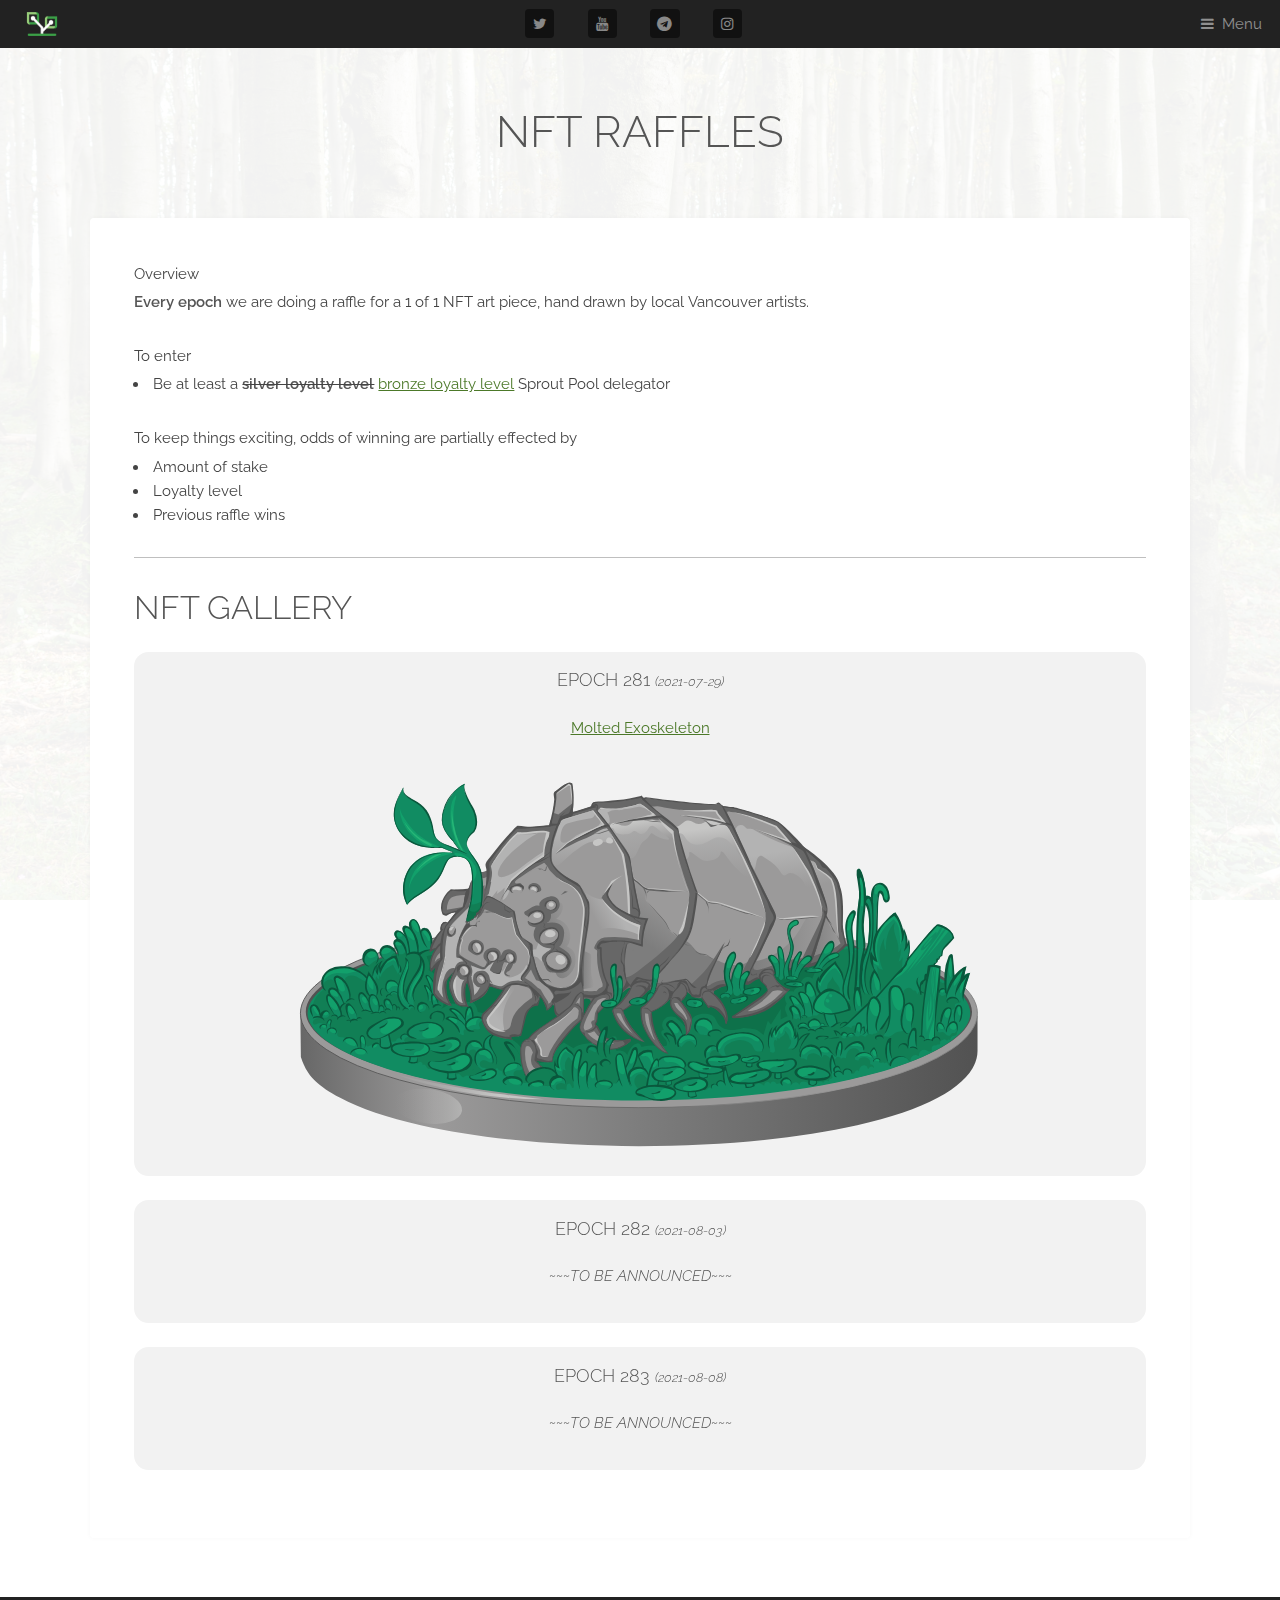
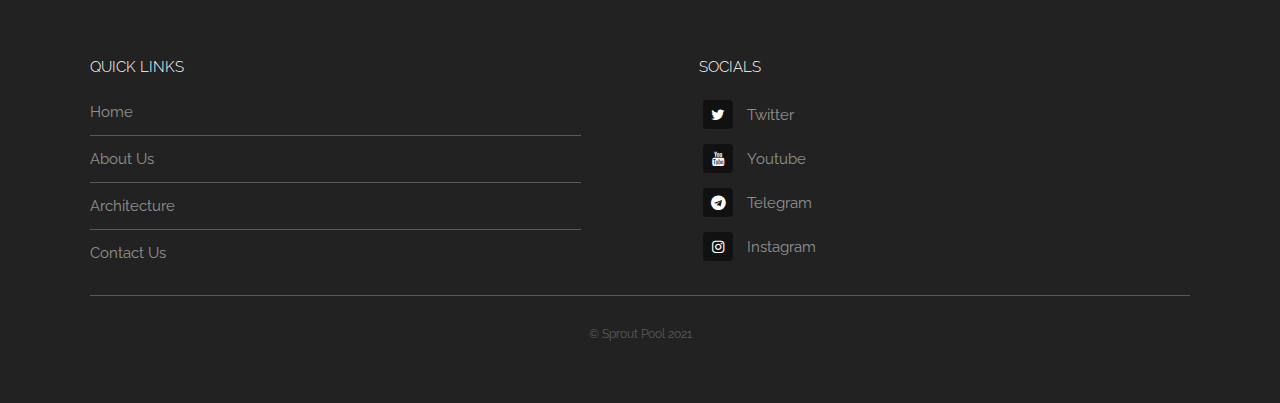
<file: nft-raffles.html>
<!DOCTYPE HTML>
<html>
	<head>        
        <title>NFT Raffles</title>
        <meta property="og:locale" content="en_US" />
        <meta property="og:type" content="article" />
        <meta property="og:title" content="NFT Raffles - Sprout Pool" />
        <meta property="og:description" content="Every epoch, we're giving away a unique NFT art piece to support local artists." />
        <meta property="og:url" content="https://sproutpool.ca/nft-raffles" />
        <meta property="og:site_name" content="Sprout Pool" />
        <meta property="og:image" content="https://sproutpool.ca/images/.jpg" />
        <meta property="og:image:width" content="1219" />
        <meta property="og:image:height" content="969" />
        <meta name="twitter:card" content="summary_large_image" />
        <meta name="twitter:site" content="@SproutPool" />
        <meta name="twitter:label1" content="Est. reading time">
        <meta name="twitter:data1" content="2 minutes">
		<meta charset="utf-8" />
		<meta name="viewport" content="width=device-width, initial-scale=1, user-scalable=no" />
		<meta name="description" content="" />
		<meta name="keywords" content="" />
		<link rel="stylesheet" href="assets/css/main.css?v=1" />
        <link rel="icon" type="image/jpg" href="./favicon_transparent.png"/>
	</head>
	<body class="is-preload">

        <!-- Navbar -->
        <header id="header">
            <a href="./">
                <img class="header-logo" src="images/white_logo_square_no_background.png"/>
            </a>
            <div class="nav-container">
                <a href="https://twitter.com/SproutPool" target="_blanc"><i class="icon nav-icon fa-twitter"></i></a>
                <a href="https://www.youtube.com/channel/UCOt0K62r-7XweqlJXVt9gPA" target="_blanc"><i class="icon nav-icon fa-youtube"></i></a>
                <a href="https://t.me/sproutpool" target="_blanc"><i class="icon nav-icon fa-telegram"></i></a>
                <a href="https://www.instagram.com/sproutpool" target="_blanc"><i class="icon nav-icon fa-instagram"></i></a>
            </div>
            <nav>
                <a href="#menu">Menu</a>
            </nav>
        </header>
        <nav id="menu">
            <ul class="links">
                <li><a href="./">Home</a></li>
                <li><a href="about">About Us</a></li>
                <li><a href="architecture">Architecture</a></li>
                <li><a>Staking</a></li>
                <ul>
                    <li style="list-style-type: none;"><a href="daedalus-staking" style="color: inherit;">Daedalus</a></li>
                    <li style="list-style-type: none;"><a href="yoroi-staking" style="color: inherit;">Yoroi</a></li>
                </ul>
                <li><a>Tools</a></li>
                <ul>
                    <li style="list-style-type: none;"><a href="tools/rewards-helper" style="color: inherit;">Rewards Helper</a></li>
                </ul>
            </ul>
        </nav>

        <section id="main" class="wrapper">
            <header class="special">
                <h1>NFT Raffles</h1>
            </header>
            <div class="inner">
                <div class="content">
                    <p style="margin-bottom: 0.3rem;">Overview</p>
                    <p><b>Every epoch</b> we are doing a raffle for a 1 of 1 NFT art piece, hand drawn by local Vancouver artists.</p>
                    <p style="margin-bottom: 0.3rem;">To enter</p>
                    <ul>
                        <li>Be at least a <span style="text-decoration: line-through;"><b>silver loyalty level</b></span> <a href="loyalty-tokens">bronze loyalty level</a> Sprout Pool delegator</li>
                    </ul>
                    <p style="margin-bottom: 0.3rem;">To keep things exciting, odds of winning are partially effected by</p>
                    <ul>
                        <li>Amount of stake</li>
                        <li>Loyalty level</li>
                        <li>Previous raffle wins</li>
                    </ul>
                    <hr>
                    <h2>NFT Gallery</h2>
                    <div style="text-align: center;">
                        <!-- 0001 -->
                        <div style="background-color: #F2F2F2;border-radius: 1em;padding: 1em 0em 1em 0em;">
                            <h3>Epoch 281 <span style="font-size: 0.7em;"><i>(2021-07-29)</i></span></h3>
                            <a>Molted Exoskeleton</a><br><br>
                            <img class="nft-image" src="images/sprout-nft-0001.svg" />
                            <!-- <a href="" target="_blanc">Molted Exoskeleton</a> -->
                        </div><br>
                        <!-- 0002 -->
                        <div style="background-color: #F2F2F2;border-radius: 1em;padding: 1em 0em 1em 0em;">
                            <h3>Epoch 282 <span style="font-size: 0.7em;"><i>(2021-08-03)</i></span></h3>
                            <h4><i>~~~To Be Announced~~~</i></h4>
                            <!-- <a>Molted Exoskeleton</a><br><br> -->
                            <!-- <img class="nft-image" src="images/sprout-nft-0001.svg" /> -->
                            <!-- <a href="" target="_blanc">Molted Exoskeleton</a> -->
                        </div><br>
                        <!-- 0003 -->
                        <div style="background-color: #F2F2F2;border-radius: 1em;padding: 1em 0em 1em 0em;">
                            <h3>Epoch 283 <span style="font-size: 0.7em;"><i>(2021-08-08)</i></span></h3>
                            <h4><i>~~~To Be Announced~~~</i></h4>
                            <!-- <a>Molted Exoskeleton</a><br><br> -->
                            <!-- <img class="nft-image" src="images/sprout-nft-0001.svg" /> -->
                            <!-- <a href="" target="_blanc">Molted Exoskeleton</a> -->
                        </div><br>
                    </div>

                </div>
            </div>
        </section>

		<!-- Footer -->
			<footer id="footer">
				<div class="inner">
					<div class="content">
						<section>
							<h4>Quick Links</h4>
							<ul class="alt">
								<li><a href="./">Home</a></li>
								<li><a href="about">About Us</a></li>
								<li><a href="architecture">Architecture</a></li>
								<li><a href="mailto:sproutpool@gmail.com">Contact Us</a></li>
							</ul>
						</section>  
						<section>
							<h4>Socials</h4>
							<ul class="plain">
								<li><a href="https://twitter.com/SproutPool" target="_blanc"><i class="icon fa-twitter"></i>Twitter</a></li>
								<li><a href="https://www.youtube.com/channel/UCOt0K62r-7XweqlJXVt9gPA" target="_blanc"><i class="icon fa-youtube"></i>Youtube</a></li>
								<li><a href="https://t.me/sproutpool" target="_blanc"><i class="icon fa-telegram"></i>Telegram</a></li>
								<li><a href="https://www.instagram.com/sproutpool" target="_blanc"><i class="icon fa-instagram"></i>Instagram</a></li>
							</ul>
						</section>
					</div>
					<div class="copyright">
						&copy; Sprout Pool 2021
					</div>
				</div>
			</footer>

		    <!-- Scripts -->
			<script src="assets/js/jquery.min.js"></script>
			<script src="assets/js/browser.min.js"></script>
			<script src="assets/js/breakpoints.min.js"></script>
			<script src="assets/js/util.js"></script>
			<script src="assets/js/main.js"></script>
	</body>
</html>
</file>
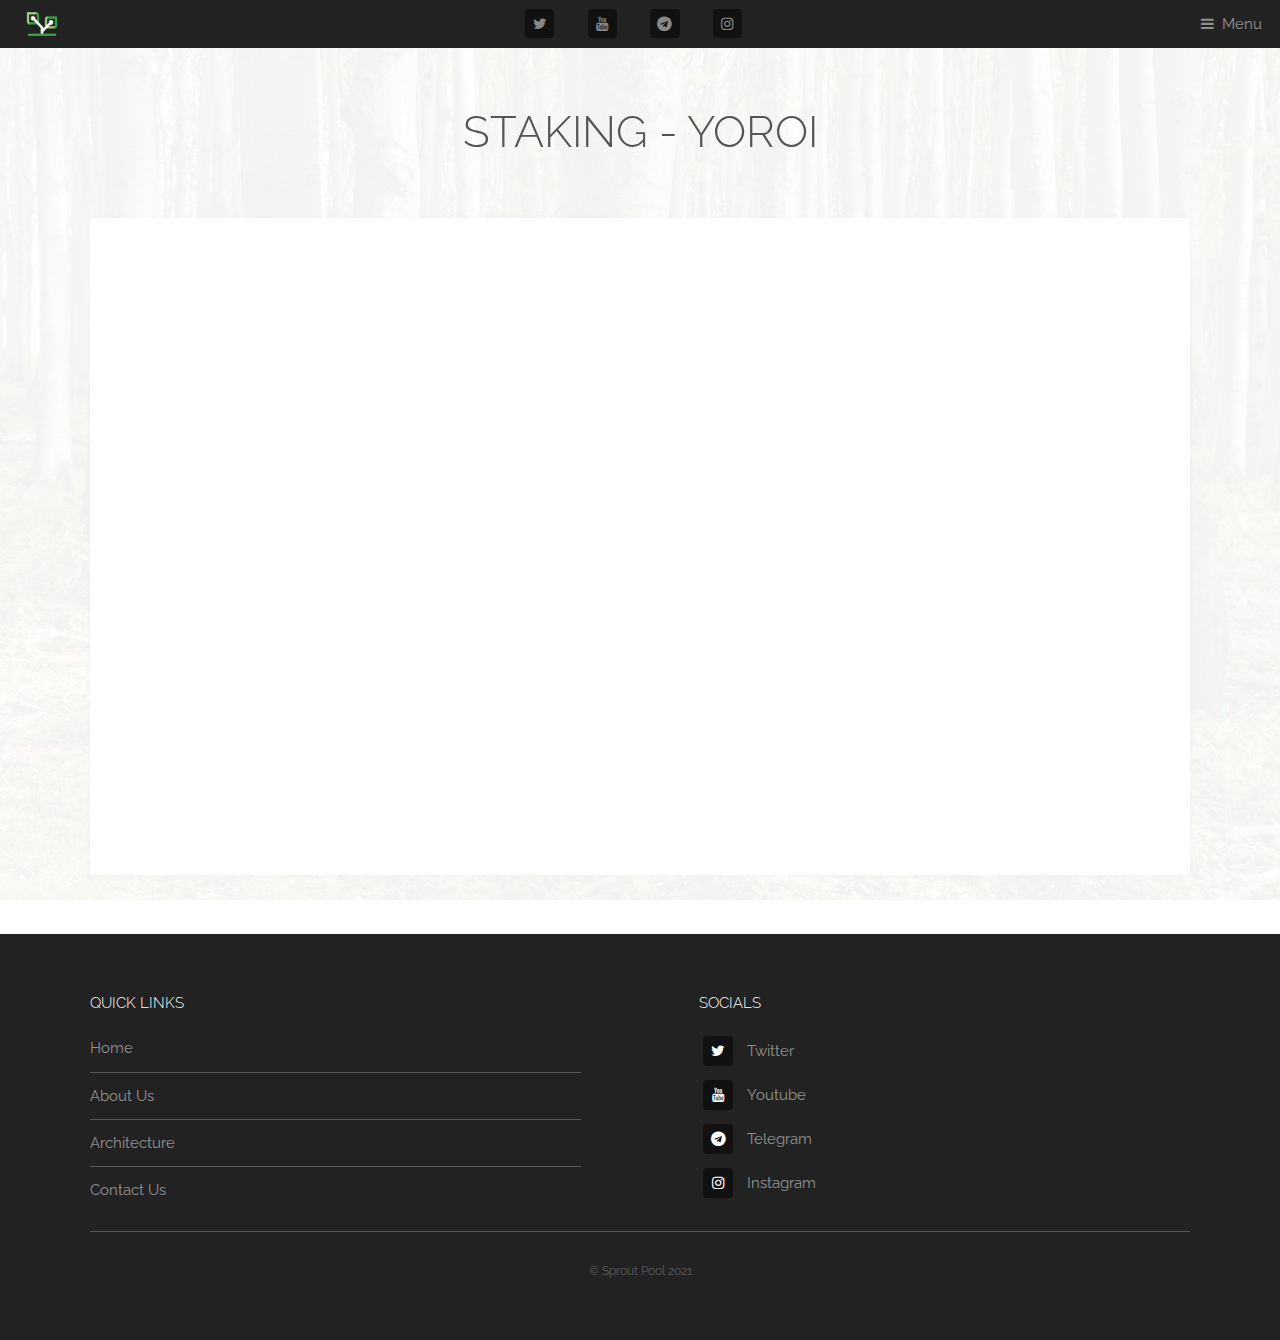
<file: yoroi-staking.html>
<!DOCTYPE HTML>
<html>
	<head>
		<title>Sprout Pool</title>
		<meta charset="utf-8" />
		<meta name="viewport" content="width=device-width, initial-scale=1, user-scalable=no" />
		<meta name="description" content="" />
		<meta name="keywords" content="" />
		<link rel="stylesheet" href="assets/css/main.css?v=1" />
        <link rel="icon" type="image/jpg" href="./favicon_transparent.png"/>
	</head>
	<body class="is-preload">

        <!-- Navbar -->
        <header id="header">
            <a href="./">
                <img class="header-logo" src="images/white_logo_square_no_background.png"/>
            </a>
            <div class="nav-container">
                <a href="https://twitter.com/SproutPool" target="_blanc"><i class="icon nav-icon fa-twitter"></i></a>
                <a href="https://www.youtube.com/channel/UCOt0K62r-7XweqlJXVt9gPA" target="_blanc"><i class="icon nav-icon fa-youtube"></i></a>
                <a href="https://t.me/sproutpool" target="_blanc"><i class="icon nav-icon fa-telegram"></i></a>
                <a href="https://www.instagram.com/sproutpool" target="_blanc"><i class="icon nav-icon fa-instagram"></i></a>
            </div>
            <nav>
                <a href="#menu">Menu</a>
            </nav>
        </header>
        <nav id="menu">
            <ul class="links">
                <li><a href="./">Home</a></li>
                <li><a href="about">About Us</a></li>
                <li><a href="architecture">Architecture</a></li>
                <li><a>Staking</a></li>
                <ul>
                    <li style="list-style-type: none;"><a href="daedalus-staking" style="color: inherit;">Daedalus</a></li>
                    <li style="list-style-type: none;"><a href="yoroi-staking" style="color: inherit;">Yoroi</a></li>
                </ul>
                <li><a>Tools</a></li>
                <ul>
                    <li style="list-style-type: none;"><a href="tools/rewards-helper" style="color: inherit;">Rewards Helper</a></li>
                </ul>
            </ul>
        </nav>

        <!-- How to stake -->
        <section id="main" class="wrapper">
            <header class="special">
                <h1>Staking - Yoroi</h1>
            </header>
            <div class="inner">
                <div class="content">
                    <div class="video-container">
                        <iframe class="video" width="560" height="315" src="https://www.youtube.com/embed/fwtaZr4lk1g" title="YouTube video player" frameborder="0" allow="accelerometer; autoplay; clipboard-write; encrypted-media; gyroscope; picture-in-picture" allowfullscreen></iframe>
                    </div>
                </div>
            </div>
        </section>

		<!-- Footer -->
			<footer id="footer">
				<div class="inner">
					<div class="content">
						<section>
							<h4>Quick Links</h4>
							<ul class="alt">
								<li><a href="./">Home</a></li>
								<li><a href="about">About Us</a></li>
								<li><a href="architecture">Architecture</a></li>
								<li><a href="mailto:sproutpool@gmail.com">Contact Us</a></li>
							</ul>
						</section>
						<section>
							<h4>Socials</h4>
							<ul class="plain">
								<li><a href="https://twitter.com/SproutPool" target="_blanc"><i class="icon fa-twitter"></i>Twitter</a></li>
								<li><a href="https://www.youtube.com/channel/UCOt0K62r-7XweqlJXVt9gPA" target="_blanc"><i class="icon fa-youtube"></i>Youtube</a></li>
								<li><a href="https://t.me/sproutpool" target="_blanc"><i class="icon fa-telegram"></i>Telegram</a></li>
								<li><a href="https://www.instagram.com/sproutpool" target="_blanc"><i class="icon fa-instagram"></i>Instagram</a></li>
							</ul>
						</section>
					</div>
					<div class="copyright">
						&copy; Sprout Pool 2021
					</div>
				</div>
			</footer>

		    <!-- Scripts -->
			<script src="assets/js/jquery.min.js"></script>
			<script src="assets/js/browser.min.js"></script>
			<script src="assets/js/breakpoints.min.js"></script>
			<script src="assets/js/util.js"></script>
			<script src="assets/js/main.js"></script>
	</body>
</html>
</file>
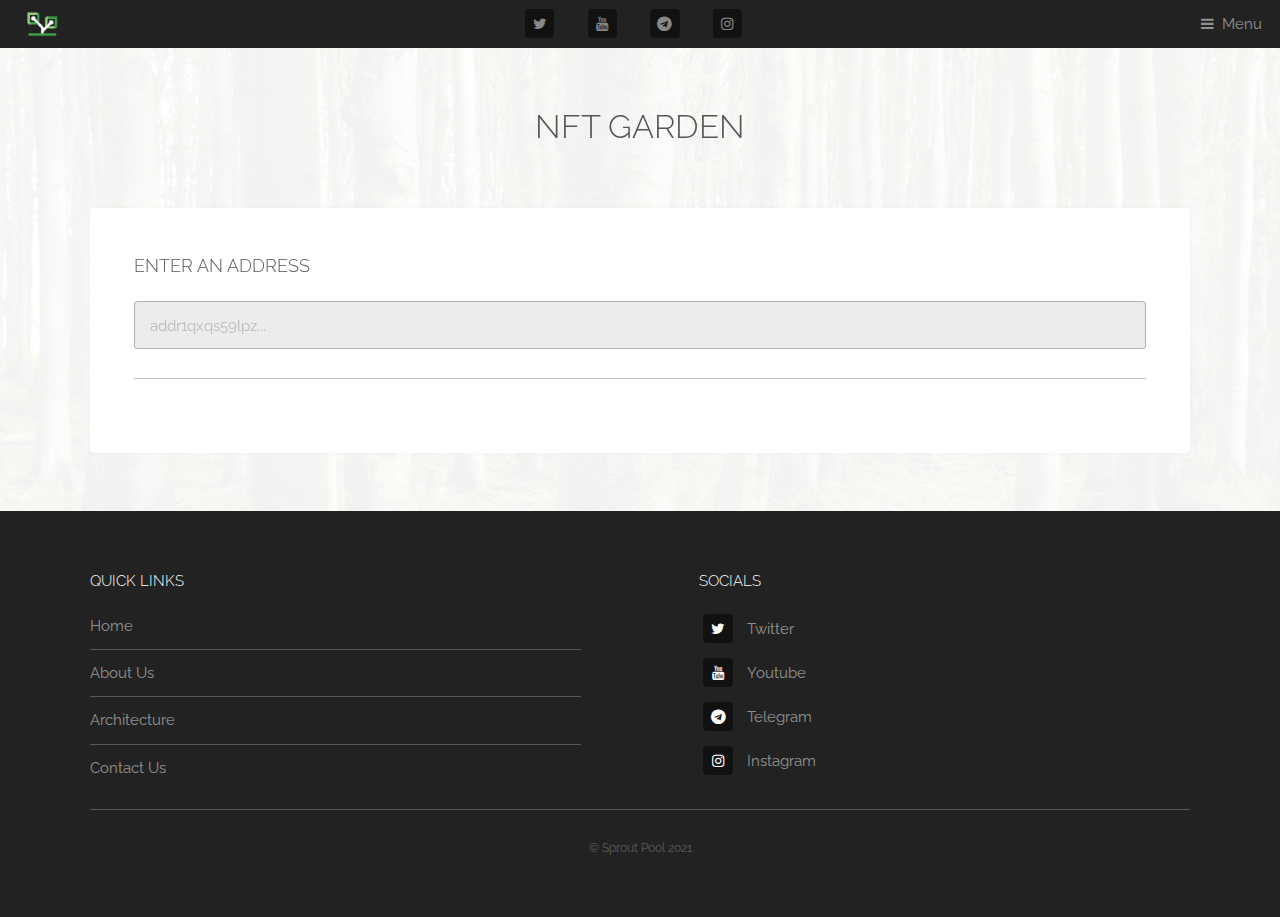
<file: tools/nft-garden.html>
<!DOCTYPE HTML>
<html>
	<head>
        <title>NFT Garden Test</title>
        <meta property="og:locale" content="en_US" />
        <meta property="og:type" content="article" />
        <meta property="og:title" content="NFT Garden Test" />
        <meta property="og:description" content="Shows NFTs nicely." />
        <meta property="og:url" content="https://sproutpool.ca/tools/pool-manager" />
        <meta property="og:site_name" content="Sprout Pool" />
        <meta property="og:image" content="https://sproutpool.ca/images/400px.png" />
        <meta property="og:image:width" content="1219" />
        <meta property="og:image:height" content="969" />
        <meta name="twitter:card" content="summary_large_image" />
        <meta name="twitter:site" content="@SproutPool" />
        <meta name="twitter:label1" content="Est. reading time">
        <meta name="twitter:data1" content="2 minutes">
		<meta charset="utf-8" />
		<meta name="viewport" content="width=device-width, initial-scale=1, user-scalable=yes" />
		<meta name="description" content="" />
		<meta name="keywords" content="" />
		<link rel="stylesheet" href="../assets/css/main.css?v=1" />
        <link rel="icon" type="image/jpg" href="../favicon_transparent.png"/>
	</head>
	<body class="is-preload">

        <!-- Navbar -->
        <header id="header">
            <a href="../">
                <img class="header-logo" src="../images/white_logo_square_no_background_60px.png"/>
            </a>
            <div class="nav-container">
                <a href="https://twitter.com/SproutPool" target="_blanc"><i class="icon nav-icon fa-twitter"></i></a>
                <a href="https://www.youtube.com/channel/UCOt0K62r-7XweqlJXVt9gPA" target="_blanc"><i class="icon nav-icon fa-youtube"></i></a>
                <a href="https://t.me/sproutpool" target="_blanc"><i class="icon nav-icon fa-telegram"></i></a>
                <a href="https://www.instagram.com/sproutpool" target="_blanc"><i class="icon nav-icon fa-instagram"></i></a>
            </div>
            <nav>
                <a href="#menu">Menu</a>
            </nav>
        </header>
        <nav id="menu">
            <ul class="links">
                <li><a href="../">Home</a></li>
                <li><a href="../about">About Us</a></li>
                <li><a href="../architecture">Architecture</a></li>
                <li><a>Staking</a></li>
                <ul>
                    <li style="list-style-type: none;"><a href="../daedalus-staking" style="color: inherit;">Daedalus</a></li>
                    <li style="list-style-type: none;"><a href="../yoroi-staking" style="color: inherit;">Yoroi</a></li>
                </ul>
                <li><a>Tools</a></li>
                <ul>
                    <li style="list-style-type: none;"><a href="rewards-helper" style="color: inherit;">Rewards Helper</a></li>
                </ul>
            </ul>
        </nav>

        <section id="main" class="wrapper">
            <header class="special">
                <h2>NFT Garden</h2>
            </header>
            <div class="inner">
                <div class="content">
                    <h3>Enter an Address</h3>
                    <input type="text" id="input-address" placeholder="addr1qxqs59lpz...">
                    <hr>
                    <div id="nft-results" style="text-align: center;"></div>
            </div>
        </section>

        <!-- Footer -->
        <footer id="footer">
            <div class="inner">
                <div class="content">
                    <section>
                        <h4>Quick Links</h4>
                        <ul class="alt">
                            <li><a href="../">Home</a></li>
                            <li><a href="about">About Us</a></li>
                            <li><a href="architecture">Architecture</a></li>
                            <li><a href="mailto:sproutpool@gmail.com">Contact Us</a></li>
                        </ul>
                    </section>
                    <section>
                        <h4>Socials</h4>
                        <ul class="plain">
                            <li><a href="https://twitter.com/SproutPool" target="_blanc"><i class="icon fa-twitter"></i>Twitter</a></li>
                            <li><a href="https://www.youtube.com/channel/UCOt0K62r-7XweqlJXVt9gPA" target="_blanc"><i class="icon fa-youtube"></i>Youtube</a></li>
                            <li><a href="https://t.me/sproutpool" target="_blanc"><i class="icon fa-telegram"></i>Telegram</a></li>
                            <li><a href="https://www.instagram.com/sproutpool" target="_blanc"><i class="icon fa-instagram"></i>Instagram</a></li>
                        </ul>
                    </section>
                </div>
                <div class="copyright">
                    &copy; Sprout Pool 2021
                </div>
            </div>
        </footer>

        <!-- Scripts -->
        <script src="../assets/js/config.js"></script>
        <script src="../assets/js/jquery.min.js"></script>
        <script src="../assets/js/browser.min.js"></script>
        <script src="../assets/js/breakpoints.min.js"></script>
        <script src="../assets/js/util.js"></script>
        <script src="../assets/js/main.js"></script>
        <script src="../assets/js/nft-garden.js"></script>

	</body>
</html>
</file>
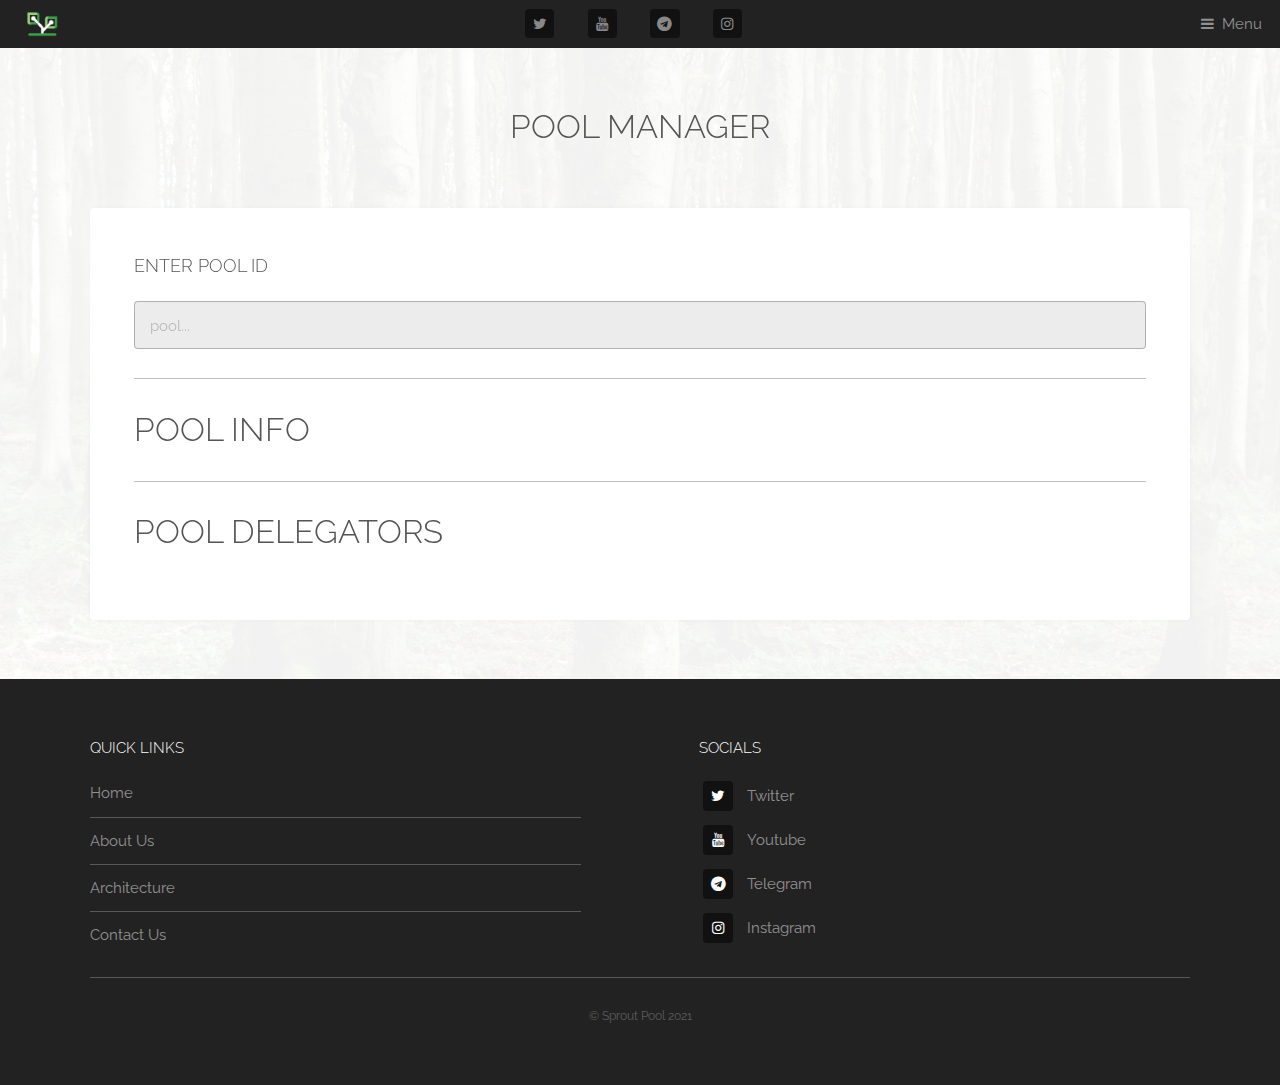
<file: tools/pool-manager.html>
<!DOCTYPE HTML>
<html>
	<head>
        <title>Pool Manager - Sprout Pool</title>
        <meta property="og:locale" content="en_US" />
        <meta property="og:type" content="article" />
        <meta property="og:title" content="Cardano Tools - Pool Manager" />
        <meta property="og:description" content="This tool helps to assist with stake pool related tasks." />
        <meta property="og:url" content="https://sproutpool.ca/tools/pool-manager" />
        <meta property="og:site_name" content="Sprout Pool" />
        <meta property="og:image" content="https://sproutpool.ca/images/400px.png" />
        <meta property="og:image:width" content="1219" />
        <meta property="og:image:height" content="969" />
        <meta name="twitter:card" content="summary_large_image" />
        <meta name="twitter:site" content="@SproutPool" />
        <meta name="twitter:label1" content="Est. reading time">
        <meta name="twitter:data1" content="2 minutes">
		<meta charset="utf-8" />
		<meta name="viewport" content="width=device-width, initial-scale=1, user-scalable=yes" />
		<meta name="description" content="" />
		<meta name="keywords" content="" />
		<link rel="stylesheet" href="../assets/css/main.css?v=1" />
        <link rel="icon" type="image/jpg" href="../favicon_transparent.png"/>
	</head>
	<body class="is-preload">

        <!-- Navbar -->
        <header id="header">
            <a href="../">
                <img class="header-logo" src="../images/white_logo_square_no_background_60px.png"/>
            </a>
            <div class="nav-container">
                <a href="https://twitter.com/SproutPool" target="_blanc"><i class="icon nav-icon fa-twitter"></i></a>
                <a href="https://www.youtube.com/channel/UCOt0K62r-7XweqlJXVt9gPA" target="_blanc"><i class="icon nav-icon fa-youtube"></i></a>
                <a href="https://t.me/sproutpool" target="_blanc"><i class="icon nav-icon fa-telegram"></i></a>
                <a href="https://www.instagram.com/sproutpool" target="_blanc"><i class="icon nav-icon fa-instagram"></i></a>
            </div>
            <nav>
                <a href="#menu">Menu</a>
            </nav>
        </header>
        <nav id="menu">
            <ul class="links">
                <li><a href="../">Home</a></li>
                <li><a href="../about">About Us</a></li>
                <li><a href="../architecture">Architecture</a></li>
                <li><a>Staking</a></li>
                <ul>
                    <li style="list-style-type: none;"><a href="../daedalus-staking" style="color: inherit;">Daedalus</a></li>
                    <li style="list-style-type: none;"><a href="../yoroi-staking" style="color: inherit;">Yoroi</a></li>
                </ul>
                <li><a>Tools</a></li>
                <ul>
                    <li style="list-style-type: none;"><a href="rewards-helper" style="color: inherit;">Rewards Helper</a></li>
                </ul>
            </ul>
        </nav>

        <section id="main" class="wrapper">
            <header class="special">
                <h2>Pool Manager</h2>
            </header>
            <div class="inner">
                <div class="content">
                    <h3>Enter Pool ID</h3>
                    <input type="text" id="input-poolid" placeholder="pool...">
                    <hr>
                    <h2>Pool Info</h2>
                    <div style="text-align: center;">
                        <p><a id="pool-homepage" target="_blank"><span id="pool-name"></span> <span id="pool-ticker"></span></a></p>
                        <p id="pool-description"></p>
                    </div>
                    <hr>
                    <h2>Pool Delegators</h2>
                    <div id="pool-delegators"></div>
            </div>
        </section>

        <!-- Footer -->
        <footer id="footer">
            <div class="inner">
                <div class="content">
                    <section>
                        <h4>Quick Links</h4>
                        <ul class="alt">
                            <li><a href="../">Home</a></li>
                            <li><a href="about">About Us</a></li>
                            <li><a href="architecture">Architecture</a></li>
                            <li><a href="mailto:sproutpool@gmail.com">Contact Us</a></li>
                        </ul>
                    </section>
                    <section>
                        <h4>Socials</h4>
                        <ul class="plain">
                            <li><a href="https://twitter.com/SproutPool" target="_blanc"><i class="icon fa-twitter"></i>Twitter</a></li>
                            <li><a href="https://www.youtube.com/channel/UCOt0K62r-7XweqlJXVt9gPA" target="_blanc"><i class="icon fa-youtube"></i>Youtube</a></li>
                            <li><a href="https://t.me/sproutpool" target="_blanc"><i class="icon fa-telegram"></i>Telegram</a></li>
                            <li><a href="https://www.instagram.com/sproutpool" target="_blanc"><i class="icon fa-instagram"></i>Instagram</a></li>
                        </ul>
                    </section>
                </div>
                <div class="copyright">
                    &copy; Sprout Pool 2021
                </div>
            </div>
        </footer>

        <!-- Scripts -->
        <script src="../assets/js/config.js"></script>
        <script src="../assets/js/jquery.min.js"></script>
        <script src="../assets/js/browser.min.js"></script>
        <script src="../assets/js/breakpoints.min.js"></script>
        <script src="../assets/js/util.js"></script>
        <script src="../assets/js/main.js"></script>
        <script src="../assets/js/pool-manager.js"></script>

	</body>
</html>
</file>
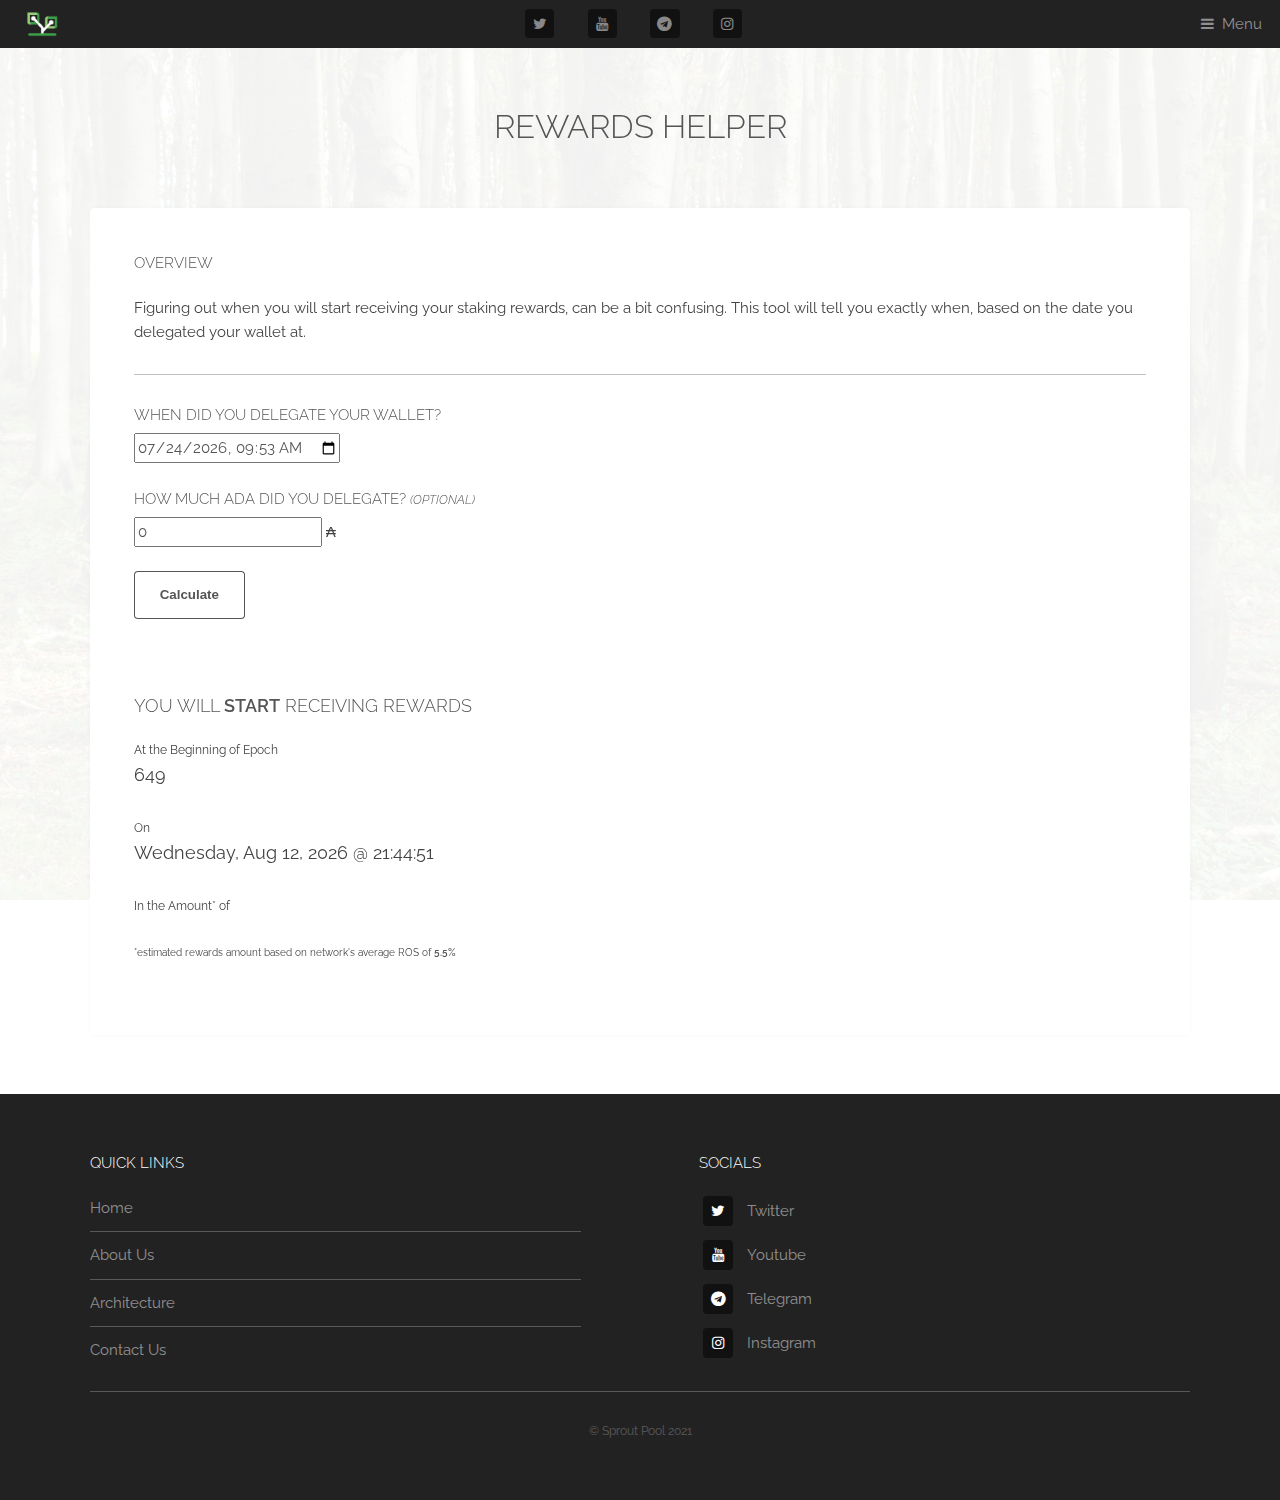
<file: tools/rewards-helper.html>
<!DOCTYPE HTML>
<html>
	<head>
        <title>Rewards Helper - Sprout Pool</title>
        <meta property="og:locale" content="en_US" />
        <meta property="og:type" content="article" />
        <meta property="og:title" content="Cardano Tools - Rewards Helper" />
        <meta property="og:description" content="This tool helps to assist with figuring out when staking rewards are paid." />
        <meta property="og:url" content="https://sproutpool.ca/tools/rewards-helper" />
        <meta property="og:site_name" content="Sprout Pool" />
        <meta property="og:image" content="https://sproutpool.ca/images/400px.png" />
        <meta property="og:image:width" content="1219" />
        <meta property="og:image:height" content="969" />
        <meta name="twitter:card" content="summary_large_image" />
        <meta name="twitter:site" content="@SproutPool" />
        <meta name="twitter:label1" content="Est. reading time">
        <meta name="twitter:data1" content="2 minutes">
		<meta charset="utf-8" />
		<meta name="viewport" content="width=device-width, initial-scale=1, user-scalable=yes" />
		<meta name="description" content="" />
		<meta name="keywords" content="" />
		<link rel="stylesheet" href="../assets/css/main.css?v=1" />
        <link rel="icon" type="image/jpg" href="../favicon_transparent.png"/>
	</head>
	<body class="is-preload">

        <!-- Navbar -->
        <header id="header">
            <a href="../">
                <img class="header-logo" src="../images/white_logo_square_no_background_60px.png"/>
            </a>
            <div class="nav-container">
                <a href="https://twitter.com/SproutPool" target="_blanc"><i class="icon nav-icon fa-twitter"></i></a>
                <a href="https://www.youtube.com/channel/UCOt0K62r-7XweqlJXVt9gPA" target="_blanc"><i class="icon nav-icon fa-youtube"></i></a>
                <a href="https://t.me/sproutpool" target="_blanc"><i class="icon nav-icon fa-telegram"></i></a>
                <a href="https://www.instagram.com/sproutpool" target="_blanc"><i class="icon nav-icon fa-instagram"></i></a>
            </div>
            <nav>
                <a href="#menu">Menu</a>
            </nav>
        </header>
        <nav id="menu">
            <ul class="links">
                <li><a href="../">Home</a></li>
                <li><a href="../about">About Us</a></li>
                <li><a href="../architecture">Architecture</a></li>
                <li><a>Staking</a></li>
                <ul>
                    <li style="list-style-type: none;"><a href="../daedalus-staking" style="color: inherit;">Daedalus</a></li>
                    <li style="list-style-type: none;"><a href="../yoroi-staking" style="color: inherit;">Yoroi</a></li>
                </ul>
                <li><a>Tools</a></li>
                <ul>
                    <li style="list-style-type: none;"><a href="rewards-helper" style="color: inherit;">Rewards Helper</a></li>
                </ul>
            </ul>
        </nav>

        <section id="main" class="wrapper">
            <header class="special">
                <h2>Rewards Helper</h2>
            </header>
            <div class="inner">
                <div class="content">
                    <h4>Overview</h4>
                    <p>Figuring out when you will start receiving your staking rewards, can be a bit confusing. This tool will tell you exactly when, based on the date you delegated your wallet at.</p>
                    <hr>
                    <h4 style="margin: 0 0 0.5rem 0;">When did you delegate your wallet?</h4>
                    <input type="datetime-local" id="delegation-date" name="delegation-date" max="9999-12-31T23:59"><br><br>
                    <h4 style="margin: 0 0 0.5rem 0;">How much ADA did you delegate? <span style="font-size: 80%;"><i>(optional)</i></span></h4>
                    <input type="number" id="delegation-amount" name="delegation-amount"><span> ₳</span><br><br>
                    <button id="rewards-helper-btn">Calculate</button><br><br><br><br>
                    <h3>You will <b>start</b> receiving rewards</h3>
                    <span id="delegation-rewards-timing" style="font-size: 80%;"><i>results will be shown here</i></span>
            </div>
        </section>

		<!-- Footer -->
			<footer id="footer">
				<div class="inner">
					<div class="content">
						<section>
							<h4>Quick Links</h4>
							<ul class="alt">
								<li><a href="../">Home</a></li>
								<li><a href="about">About Us</a></li>
								<li><a href="architecture">Architecture</a></li>
								<li><a href="mailto:sproutpool@gmail.com">Contact Us</a></li>
							</ul>
						</section>
						<section>
							<h4>Socials</h4>
							<ul class="plain">
								<li><a href="https://twitter.com/SproutPool" target="_blanc"><i class="icon fa-twitter"></i>Twitter</a></li>
								<li><a href="https://www.youtube.com/channel/UCOt0K62r-7XweqlJXVt9gPA" target="_blanc"><i class="icon fa-youtube"></i>Youtube</a></li>
								<li><a href="https://t.me/sproutpool" target="_blanc"><i class="icon fa-telegram"></i>Telegram</a></li>
								<li><a href="https://www.instagram.com/sproutpool" target="_blanc"><i class="icon fa-instagram"></i>Instagram</a></li>
							</ul>
						</section>
					</div>
					<div class="copyright">
						&copy; Sprout Pool 2021
					</div>
				</div>
			</footer>

		<!-- Scripts -->
			<script src="../assets/js/jquery.min.js"></script>
			<script src="../assets/js/browser.min.js"></script>
			<script src="../assets/js/breakpoints.min.js"></script>
			<script src="../assets/js/util.js"></script>
			<script src="../assets/js/main.js"></script>
			<script src="../assets/js/rewards-helper.js"></script>

	</body>
</html>
</file>
<file: assets/css/main.css>
/* @import url(font-awesome.min.css); */
@import url(font-awesome.min.css);
@import url("https://fonts.googleapis.com/css?family=Raleway:200,300,400,500,600");
/*
	Industrious by TEMPLATED
	templated.co @templatedco
	Released for free under the Creative Commons Attribution 3.0 license (templated.co/license)
*/
/* Basic */
@-ms-viewport {
  width: device-width; }
body {
  -ms-overflow-style: scrollbar; }

@media screen and (max-width: 480px) {
  html, body {
    min-width: 320px; } }
html {
  box-sizing: border-box; }

*, *:before, *:after {
  box-sizing: inherit; }

body {
  background: #ffffff; }
  body.is-preload *, body.is-preload *:before, body.is-preload *:after {
    -moz-animation: none !important;
    -webkit-animation: none !important;
    -ms-animation: none !important;
    animation: none !important;
    -moz-transition: none !important;
    -webkit-transition: none !important;
    -ms-transition: none !important;
    transition: none !important; }

html, body, div, span, applet, object,
iframe, h1, h2, h3, h4, h5, h6, p, blockquote,
pre, a, abbr, acronym, address, big, cite,
code, del, dfn, em, img, ins, kbd, q, s, samp,
small, strike, strong, sub, sup, tt, var, b,
u, i, center, dl, dt, dd, ol, ul, li, fieldset,
form, label, legend, table, caption, tbody,
tfoot, thead, tr, th, td, article, aside,
canvas, details, embed, figure, figcaption,
footer, header, hgroup, menu, nav, output, ruby,
section, summary, time, mark, audio, video {
  margin: 0;
  padding: 0;
  border: 0;
  font-size: 100%;
  font: inherit;
  vertical-align: baseline; }

article, aside, details, figcaption, figure,
footer, header, hgroup, menu, nav, section {
  display: block; }

body {
  line-height: 1; }

ol, ul {
  list-style: none; }

blockquote, q {
  quotes: none; }
  blockquote:before, blockquote:after, q:before, q:after {
    content: '';
    content: none; }

table {
  border-collapse: collapse;
  border-spacing: 0; }

body {
  -webkit-text-size-adjust: none; }

mark {
  background-color: transparent;
  color: inherit; }

input::-moz-focus-inner {
  border: 0;
  padding: 0; }

/* input, select, textarea {
  -moz-appearance: none;
  -webkit-appearance: none;
  -ms-appearance: none;
  appearance: none; } */

.centered {
    display: block;
    margin-left: auto;
    margin-right: auto;
    margin-top: 50px;
    margin-bottom: 50px;
    width: 50%;
    min-width: 250px;
    max-width: 500px;
}

.demo-img {
    display: block;
    margin-left: auto;
    margin-right: auto;
    margin-top: 50px;
    margin-bottom: 50px;
    width: 100%;
    /* max-width: 1000px; */
}

.nav-icon {
    border-radius: 4px;
    color: rgba(255, 255, 255, 0.5);
    display: inline-block;
    margin-left: 1rem;
    margin-right: 1rem;
    text-align: center;
    width: 2rem;
    height: 2rem;
    line-height: 2rem;
    background: rgba(0, 0, 0, 0.5);
    text-decoration: none;
    border-bottom: none;
    position: relative;
}
.nav-icon:hover {
    color: #ffffff;
}
@media screen and (max-width: 480px) {
    .nav-icon {
        margin-left: 0;
        margin-right: 0;
    }
}

/* Typography */
html {
  font-size: 13pt; }
  @media screen and (max-width: 1680px) {
    html {
      font-size: 11pt; } }
  @media screen and (max-width: 980px) {
    html {
      font-size: 12pt; } }
  @media screen and (max-width: 480px) {
    html {
      font-size: 11pt; } }

body {
  background-color: #ffffff;
  color: #444444; }

body, input, select, textarea {
  font-family: "Raleway", Arial, Helvetica, sans-serif;
  font-weight: 400;
  font-size: 1rem;
  line-height: 1.65; }

a {
  -moz-transition: color 0.2s ease-in-out;
  -webkit-transition: color 0.2s ease-in-out;
  -ms-transition: color 0.2s ease-in-out;
  transition: color 0.2s ease-in-out;
  text-decoration: underline; }
  a:hover {
    text-decoration: none; }

strong, b {
  font-weight: 600; }

em, i {
  font-style: italic; }

p {
  margin: 0 0 2rem 0; }

header.special {
  text-align: center;
  margin-bottom: 4rem; }
  header.special p {
    max-width: 75%;
    margin-left: auto;
    margin-right: auto; }

h1, h2, h3, h4, h5, h6 {
  font-weight: 300;
  line-height: 1.5;
  text-transform: uppercase;
  margin: 0 0 1.5rem 0; }
  h1 a, h2 a, h3 a, h4 a, h5 a, h6 a {
    color: inherit; }

h1 {
  font-size: 3rem;
  line-height: 1.2; }

h2 {
  font-size: 2.25rem;
  line-height: 1.3; }

h3 {
  font-size: 1.25rem; }

h4 {
  font-size: 1rem; }

h5 {
  font-size: 0.9rem; }

h6 {
  font-size: 0.7rem; }
  
.video-container {
    position: relative;
    width: 100%;
    height: 0;
    padding-bottom: 56.25%;
}

.video {
    position: absolute;
    top: 0;
    left: 0;
    width: 100%;
    height: 100%;
}

.nft-image {
    display: block;
    margin-left: auto;
    margin-right: auto;
    width: 60%;
}

@media screen and (max-width: 1680px) {
    .nft-image {
        width: 70%;
    }
}

@media screen and (max-width: 736px) {
    .nft-image {
        width: 100%;
    }
}


/* ------------------------------------------------------------ */

@media screen and (max-width: 736px) {
  h1 {
    font-size: 2.75rem;
    line-height: 1.3; }

  h2 {
    font-size: 1.75rem;
    line-height: 1.5; }

    .clue-img {
        width:100% !important;
    }

  h3 {
    font-size: 1.25rem; }
}
sub {
  font-size: 0.8rem;
  position: relative;
  top: 0.5rem; }

sup {
  font-size: 0.8rem;
  position: relative;
  top: -0.5rem; }

blockquote {
  border-left: solid 0.5rem;
  font-style: italic;
  margin: 0 0 2rem 0;
  padding: 1rem 0 1rem 2rem; }

code {
  border-radius: 4px;
  border: solid 1px;
  font-family: "Courier New", monospace;
  font-size: 0.9rem;
  margin: 0 0.25rem;
  padding: 0.25rem 0.65rem; }

pre {
  -webkit-overflow-scrolling: touch;
  font-family: "Courier New", monospace;
  font-size: 0.9rem;
  margin: 0 0 2rem 0; }
  pre code {
    display: block;
    line-height: 1.75;
    padding: 1rem 1.5rem;
    overflow-x: auto; }

hr {
  border: 0;
  border-bottom: solid 1px;
  margin: 2rem 0; }
  hr.major {
    margin: 4rem 0; }

input, select, textarea {
  color: #555555; }

a {
  color: #4c7929; }

strong, b {
  color: #555555; }

h1, h2, h3, h4, h5, h6 {
  color: #555555; }

blockquote {
  border-left-color: rgba(0, 0, 0, 0.25); }

code {
  background: rgba(0, 0, 0, 0.075);
  border-color: rgba(0, 0, 0, 0.25); }

hr {
  border-bottom-color: rgba(0, 0, 0, 0.25); }

/* Inner */
.inner {
  margin: 0 auto;
  width: 75rem;
  max-width: calc(100% - 6rem); }
  @media screen and (max-width: 480px) {
    .inner {
      max-width: calc(100% - 3rem); } }

/* Button */
input[type="submit"],
input[type="reset"],
input[type="button"],
button,
.button {
  -moz-appearance: none;
  -webkit-appearance: none;
  -ms-appearance: none;
  appearance: none;
  -moz-transition: background-color 0.2s ease-in-out, box-shadow 0.2s ease-in-out, color 0.2s ease-in-out;
  -webkit-transition: background-color 0.2s ease-in-out, box-shadow 0.2s ease-in-out, color 0.2s ease-in-out;
  -ms-transition: background-color 0.2s ease-in-out, box-shadow 0.2s ease-in-out, color 0.2s ease-in-out;
  transition: background-color 0.2s ease-in-out, box-shadow 0.2s ease-in-out, color 0.2s ease-in-out;
  border: 0;
  border-radius: 4px;
  cursor: pointer;
  display: inline-block;
  font-weight: 600;
  height: 3.25rem;
  line-height: 3.25rem;
  padding: 0 1.75rem;
  text-align: center;
  text-decoration: none;
  white-space: nowrap; }
  input[type="submit"].small,
  input[type="reset"].small,
  input[type="button"].small,
  button.small,
  .button.small {
    font-size: 0.8rem;
    height: 2.4375rem;
    line-height: 2.4375rem;
    padding: 0 1.25rem; }
  input[type="submit"].large,
  input[type="reset"].large,
  input[type="button"].large,
  button.large,
  .button.large {
    font-size: 1.35rem;
    height: 4.0625rem;
    line-height: 4.0625rem;
    padding: 0 2rem; }
  input[type="submit"].wide,
  input[type="reset"].wide,
  input[type="button"].wide,
  button.wide,
  .button.wide {
    min-width: 13rem; }
  input[type="submit"].icon:before,
  input[type="reset"].icon:before,
  input[type="button"].icon:before,
  button.icon:before,
  .button.icon:before {
    margin-right: 0.5rem; }
  input[type="submit"].fit,
  input[type="reset"].fit,
  input[type="button"].fit,
  button.fit,
  .button.fit {
    width: 100%; }
  input[type="submit"].disabled, input[type="submit"]:disabled,
  input[type="reset"].disabled,
  input[type="reset"]:disabled,
  input[type="button"].disabled,
  input[type="button"]:disabled,
  button.disabled,
  button:disabled,
  .button.disabled,
  .button:disabled {
    pointer-events: none;
    opacity: 0.25; }

input[type="submit"],
input[type="reset"],
input[type="button"],
button,
.button {
  background-color: transparent;
  box-shadow: inset 0 0 0 1px #555555;
  color: #555555 !important; }
  input[type="submit"]:hover,
  input[type="reset"]:hover,
  input[type="button"]:hover,
  button:hover,
  .button:hover {
    box-shadow: inset 0 0 0 1px #4c7929;
    color: #4c7929 !important; }
    input[type="submit"]:hover:active,
    input[type="reset"]:hover:active,
    input[type="button"]:hover:active,
    button:hover:active,
    .button:hover:active {
      background-color: rgba(76, 121, 41, 0.25); }
  input[type="submit"].primary,
  input[type="reset"].primary,
  input[type="button"].primary,
  button.primary,
  .button.primary {
    box-shadow: none;
    background-color: #4c7929;
    color: #ffffff !important; }
    input[type="submit"].primary:hover,
    input[type="reset"].primary:hover,
    input[type="button"].primary:hover,
    button.primary:hover,
    .button.primary:hover {
      background-color: #4c7929;
      box-shadow: none; }
      input[type="submit"].primary:hover:active,
      input[type="reset"].primary:hover:active,
      input[type="button"].primary:hover:active,
      button.primary:hover:active,
      .button.primary:hover:active {
        background-color: #b71824; }

/* Form */
form {
  margin: 0 0 2rem 0; }

input[type="text"],
input[type="password"],
input[type="email"],
input[type="tel"],
input[type="search"],
input[type="url"],
select,
textarea {
  -moz-appearance: none;
  -webkit-appearance: none;
  -ms-appearance: none;
  appearance: none;
  border-radius: 4px;
  border: none;
  border: solid 1px;
  color: inherit;
  display: block;
  outline: 0;
  padding: 0 1rem;
  text-decoration: none;
  width: 100%; }
  input[type="text"]:invalid,
  input[type="password"]:invalid,
  input[type="email"]:invalid,
  input[type="tel"]:invalid,
  input[type="search"]:invalid,
  input[type="url"]:invalid,
  select:invalid,
  textarea:invalid {
    box-shadow: none; }

label {
  display: block;
  font-size: 1rem;
  font-weight: 600;
  margin: 0 0 1rem 0; }

input[type="text"],
input[type="password"],
input[type="email"],
input[type="tel"],
input[type="search"],
input[type="url"] {
  height: 3.25rem; }

select {
  background-size: 1.25rem;
  background-repeat: no-repeat;
  background-position: calc(100% - 1rem) center;
  height: 3.25rem;
  padding-right: 3.25rem;
  text-overflow: ellipsis; }
  select:focus::-ms-value {
    background-color: transparent; }
  select::-ms-expand {
    display: none; }

textarea {
  padding: 0.75rem 1rem; }

input[type="checkbox"],
input[type="radio"] {
  -moz-appearance: none;
  -webkit-appearance: none;
  -ms-appearance: none;
  appearance: none;
  display: block;
  float: left;
  margin-right: -2rem;
  opacity: 0;
  width: 1rem;
  z-index: -1; }
  input[type="checkbox"] + label,
  input[type="radio"] + label {
    text-decoration: none;
    cursor: pointer;
    display: inline-block;
    font-size: 1rem;
    font-weight: 400;
    padding-left: 2.825rem;
    padding-right: 0.875rem;
    position: relative; }
    input[type="checkbox"] + label:before,
    input[type="radio"] + label:before {
      -moz-osx-font-smoothing: grayscale;
      -webkit-font-smoothing: antialiased;
      font-family: FontAwesome;
      font-style: normal;
      font-weight: normal;
      text-transform: none !important; }
    input[type="checkbox"] + label:before,
    input[type="radio"] + label:before {
      border-radius: 4px;
      border: solid 1px;
      content: '';
      display: inline-block;
      height: 1.95rem;
      left: 0;
      line-height: 1.86875rem;
      position: absolute;
      text-align: center;
      top: -0.1625rem;
      width: 1.95rem; }
  input[type="checkbox"]:checked + label:before,
  input[type="radio"]:checked + label:before {
    content: '\f00c'; }

input[type="checkbox"] + label:before {
  border-radius: 4px; }

input[type="radio"] + label:before {
  border-radius: 100%; }

::-webkit-input-placeholder {
  opacity: 1.0; }

:-moz-placeholder {
  opacity: 1.0; }

::-moz-placeholder {
  opacity: 1.0; }

:-ms-input-placeholder {
  opacity: 1.0; }

label {
  color: #555555; }

input[type="text"],
input[type="password"],
input[type="email"],
input[type="tel"],
input[type="search"],
input[type="url"],
select,
textarea {
  background-color: rgba(0, 0, 0, 0.075);
  border-color: rgba(0, 0, 0, 0.25); }
  input[type="text"]:focus,
  input[type="password"]:focus,
  input[type="email"]:focus,
  input[type="tel"]:focus,
  input[type="search"]:focus,
  input[type="url"]:focus,
  select:focus,
  textarea:focus {
    border-color: #4c7929;
    box-shadow: 0 0 0 1px #4c7929; }

select {
  background-image: url("data:image/svg+xml;charset=utf8,%3Csvg xmlns='http://www.w3.org/2000/svg' width='40' height='40' preserveAspectRatio='none' viewBox='0 0 40 40'%3E%3Cpath d='M9.4,12.3l10.4,10.4l10.4-10.4c0.2-0.2,0.5-0.4,0.9-0.4c0.3,0,0.6,0.1,0.9,0.4l3.3,3.3c0.2,0.2,0.4,0.5,0.4,0.9 c0,0.4-0.1,0.6-0.4,0.9L20.7,31.9c-0.2,0.2-0.5,0.4-0.9,0.4c-0.3,0-0.6-0.1-0.9-0.4L4.3,17.3c-0.2-0.2-0.4-0.5-0.4-0.9 c0-0.4,0.1-0.6,0.4-0.9l3.3-3.3c0.2-0.2,0.5-0.4,0.9-0.4S9.1,12.1,9.4,12.3z' fill='rgba(0, 0, 0, 0.25)' /%3E%3C/svg%3E"); }
  select option {
    color: #444444;
    background-color: #ffffff; }

input[type="checkbox"] + label,
input[type="radio"] + label {
  color: #444444; }
  input[type="checkbox"] + label:before,
  input[type="radio"] + label:before {
    background: rgba(0, 0, 0, 0.075);
    border-color: rgba(0, 0, 0, 0.25); }
input[type="checkbox"]:checked + label:before,
input[type="radio"]:checked + label:before {
  background-color: #4c7929;
  border-color: #4c7929;
  color: #ffffff; }
input[type="checkbox"]:focus + label:before,
input[type="radio"]:focus + label:before {
  border-color: #4c7929;
  box-shadow: 0 0 0 1px #4c7929; }

::-webkit-input-placeholder {
  color: #bbbbbb !important; }

:-moz-placeholder {
  color: #bbbbbb !important; }

::-moz-placeholder {
  color: #bbbbbb !important; }

:-ms-input-placeholder {
  color: #bbbbbb !important; }

/* List */
ol {
  list-style: decimal;
  margin: 0 0 2rem 0;
  padding-left: 1.25rem; }
  ol li {
    padding-left: 0.25rem; }

ul {
  list-style: disc;
  margin: 0 0 2rem 0;
  padding-left: 1rem; }
  ul li {
    padding-left: 0.325rem; }
  ul.plain {
    list-style: none;
    padding-left: 0; }
    ul.plain li {
      margin-bottom: 1rem; }
      ul.plain li .icon {
        border-radius: 4px;
        color: #ffffff;
        display: inline-block;
        margin-right: 1rem;
        text-align: center;
        width: 2rem;
        height: 2rem;
        line-height: 2rem;
        background: rgba(0, 0, 0, 0.5); }
  ul.alt {
    list-style: none;
    padding-left: 0; }
    ul.alt li {
      border-top: solid 1px;
      padding: 0.75rem 0; }
      ul.alt li:first-child {
        border-top: 0;
        padding-top: 0; }
      ul.alt li:last-child {
        padding-bottom: 0; }

dl {
  margin: 0 0 2rem 0; }
  dl dt {
    display: block;
    font-weight: 600;
    margin: 0 0 1rem 0; }
  dl dd {
    margin-left: 1.5rem; }

ul.alt li {
  border-top-color: rgba(0, 0, 0, 0.25); }

/* Table */
.table-wrapper {
  -webkit-overflow-scrolling: touch;
  overflow-x: auto; }

table {
  margin: 0 0 2rem 0;
  width: 100%; }
  table tbody tr {
    border: solid 1px;
    border-left: 0;
    border-right: 0; }
  table td {
    padding: 0.75rem 0.75rem; }
  table th {
    font-size: 0.9rem;
    font-weight: 600;
    padding: 0 0.75rem 0.75rem 0.75rem;
    text-align: left; }
  table thead {
    border-bottom: solid 2px; }
  table tfoot {
    border-top: solid 2px; }
  table.alt {
    border-collapse: separate; }
    table.alt tbody tr td {
      border: solid 1px;
      border-left-width: 0;
      border-top-width: 0; }
      table.alt tbody tr td:first-child {
        border-left-width: 1px; }
    table.alt tbody tr:first-child td {
      border-top-width: 1px; }
    table.alt thead {
      border-bottom: 0; }
    table.alt tfoot {
      border-top: 0; }

table tbody tr {
  border-color: rgba(0, 0, 0, 0.25); }
  table tbody tr:nth-child(2n + 1) {
    background-color: rgba(0, 0, 0, 0.075); }
table th {
  color: #555555; }
table thead {
  border-bottom-color: rgba(0, 0, 0, 0.25); }
table tfoot {
  border-top-color: rgba(0, 0, 0, 0.25); }
table.alt tbody tr td {
  border-color: rgba(0, 0, 0, 0.25); }

/* Highlights */
.highlights {
  width: 100%;
  margin: 2.5rem 0;
  display: -moz-flex;
  display: -webkit-flex;
  display: -ms-flex;
  display: flex;
  -moz-flex-wrap: wrap;
  -webkit-flex-wrap: wrap;
  -ms-flex-wrap: wrap;
  flex-wrap: wrap;
  -moz-align-items: -moz-stretch;
  -webkit-align-items: -webkit-stretch;
  -ms-align-items: -ms-stretch;
  align-items: stretch; }
  .highlights > * {
    -moz-flex-shrink: 1;
    -webkit-flex-shrink: 1;
    -ms-flex-shrink: 1;
    flex-shrink: 1;
    -moz-flex-grow: 0;
    -webkit-flex-grow: 0;
    -ms-flex-grow: 0;
    flex-grow: 0; }
  .highlights > * {
    width: 33.3333333333%; }
  .highlights > * {
    padding: 1.5rem;
    width: calc(33.3333333333% + 1rem); }
  .highlights > :nth-child(-n + 3) {
    padding-top: 0; }
  .highlights > :nth-child(3n + 1) {
    padding-left: 0; }
  .highlights > :nth-child(3n) {
    padding-right: 0; }
  .highlights > :nth-child(3n + 1),
  .highlights > :nth-child(3n) {
    width: calc(33.3333333333% + -0.5rem); }
  .highlights .content {
    border-radius: 4px;
    height: 100%;
    padding: 3rem;
    text-align: center; }
    .highlights .content .icon {
      font-size: 5rem; }
  .highlights > div > :last-child {
    margin-bottom: 0; }
  @media screen and (max-width: 980px) {
    .highlights > * {
      width: 50%; }
    .highlights > * {
      padding: 1rem;
      width: calc(33.3333333333% + 0.6666666667rem); }
    .highlights > :nth-child(-n + 3) {
      padding-top: 1rem; }
    .highlights > :nth-last-child(-n + 3) {
      padding-bottom: 1rem; }
    .highlights > :nth-child(3n + 1) {
      padding-left: 1rem; }
    .highlights > :nth-child(3n) {
      padding-right: 1rem; }
    .highlights > :nth-child(3n + 1),
    .highlights > :nth-child(3n) {
      padding: 1rem;
      width: calc(50% + 1rem); }
    .highlights > * {
      padding: 1rem;
      width: calc(50% + 1rem); }
    .highlights > :nth-child(-n + 2) {
      padding-top: 0; }
    .highlights > :nth-child(2n + 1) {
      padding-left: 0; }
    .highlights > :nth-child(2n) {
      padding-right: 0; }
    .highlights > :nth-child(2n + 1),
    .highlights > :nth-child(2n) {
      width: calc(50% + 0rem); }
    .highlights .content {
      padding: 2rem; } }
  @media screen and (max-width: 736px) {
    .highlights > * {
      width: 100%; }
    .highlights > * {
      padding: 1rem;
      width: calc(33.3333333333% + 0.6666666667rem); }
    .highlights > :nth-child(-n + 3) {
      padding-top: 1rem; }
    .highlights > :nth-last-child(-n + 3) {
      padding-bottom: 1rem; }
    .highlights > :nth-child(3n + 1) {
      padding-left: 1rem; }
    .highlights > :nth-child(3n) {
      padding-right: 1rem; }
    .highlights > :nth-child(3n + 1),
    .highlights > :nth-child(3n) {
      padding: 1rem;
      width: calc(100% + 2rem); }
    .highlights > * {
      padding: 1rem;
      width: calc(50% + 1rem); }
    .highlights > :nth-child(-n + 2) {
      padding-top: 1rem; }
    .highlights > :nth-last-child(-n + 2) {
      padding-bottom: 1rem; }
    .highlights > :nth-child(2n + 1) {
      padding-left: 1rem; }
    .highlights > :nth-child(2n) {
      padding-right: 1rem; }
    .highlights > :nth-child(2n + 1),
    .highlights > :nth-child(2n) {
      padding: 1rem;
      width: calc(100% + 2rem); }
    .highlights > * {
      padding: 1rem;
      width: calc(100% + 2rem); }
    .highlights > :nth-child(-n + 1) {
      padding-top: 0; }
    .highlights > :nth-last-child(-n + 1) {
      padding-bottom: 0; }
    .highlights > :nth-child(1n + 1) {
      padding-left: 0; }
    .highlights > :nth-child(1n) {
      padding-right: 0; }
    .highlights > :nth-child(1n + 1),
    .highlights > :nth-child(1n) {
      width: calc(100% + 1rem); } }

.highlights .content {
  background: #ffffff;
  box-shadow: 0px 0px 4px 1px rgba(0, 0, 0, 0.025); }

/* Testimonials */
.testimonials {
  margin: 2.5rem 0;
  width: 100%;
  display: -moz-flex;
  display: -webkit-flex;
  display: -ms-flex;
  display: flex;
  -moz-flex-wrap: wrap;
  -webkit-flex-wrap: wrap;
  -ms-flex-wrap: wrap;
  flex-wrap: wrap;
  -moz-align-items: -moz-stretch;
  -webkit-align-items: -webkit-stretch;
  -ms-align-items: -ms-stretch;
  align-items: stretch; }
  .testimonials > * {
    -moz-flex-shrink: 1;
    -webkit-flex-shrink: 1;
    -ms-flex-shrink: 1;
    flex-shrink: 1;
    -moz-flex-grow: 0;
    -webkit-flex-grow: 0;
    -ms-flex-grow: 0;
    flex-grow: 0; }
  .testimonials > * {
    width: 33.3333333333%; }
  .testimonials > * {
    padding: 1.5rem;
    width: calc(33.3333333333% + 1rem); }
  .testimonials > :nth-child(-n + 3) {
    padding-top: 0; }
  .testimonials > :nth-last-child(-n + 3) {
    padding-bottom: 0; }
  .testimonials > :nth-child(3n + 1) {
    padding-left: 0; }
  .testimonials > :nth-child(3n) {
    padding-right: 0; }
  .testimonials > :nth-child(3n + 1),
  .testimonials > :nth-child(3n) {
    width: calc(33.3333333333% + -0.5rem); }
  .testimonials .content {
    border-radius: 4px;
    height: 100%;
    padding: 3rem; }
    .testimonials .content .author {
      display: -moz-flex;
      display: -webkit-flex;
      display: -ms-flex;
      display: flex;
      -moz-align-items: center;
      -webkit-align-items: center;
      -ms-align-items: center;
      align-items: center; }
      .testimonials .content .author blockquote {
        margin: 0; }
      .testimonials .content .author .image {
        margin-right: 2rem;
        width: 20%; }
        .testimonials .content .author .image img {
          border-radius: 100%;
          max-width: 100%; }
    .testimonials .content .credit {
      font-size: 0.75rem; }
    .testimonials .content p:last-child {
      margin: 0; }
  .testimonials > div > :last-child {
    margin-bottom: 0; }
  @media screen and (max-width: 980px) {
    .testimonials > * {
      width: 50%; }
    .testimonials > * {
      padding: 1rem;
      width: calc(33.3333333333% + 0.6666666667rem); }
    .testimonials > :nth-child(-n + 3) {
      padding-top: 1rem; }
    .testimonials > :nth-last-child(-n + 3) {
      padding-bottom: 1rem; }
    .testimonials > :nth-child(3n + 1) {
      padding-left: 1rem; }
    .testimonials > :nth-child(3n) {
      padding-right: 1rem; }
    .testimonials > :nth-child(3n + 1),
    .testimonials > :nth-child(3n) {
      padding: 1rem;
      width: calc(50% + 1rem); }
    .testimonials > * {
      padding: 1rem;
      width: calc(50% + 1rem); }
    .testimonials > :nth-child(-n + 2) {
      padding-top: 0; }
    .testimonials > :nth-last-child(-n + 2) {
      padding-bottom: 0; }
    .testimonials > :nth-child(2n + 1) {
      padding-left: 0; }
    .testimonials > :nth-child(2n) {
      padding-right: 0; }
    .testimonials > :nth-child(2n + 1),
    .testimonials > :nth-child(2n) {
      width: calc(50% + 0rem); }
    .testimonials .content {
      padding: 2rem; } }
  @media screen and (max-width: 736px) {
    .testimonials > * {
      width: 100%; }
    .testimonials > * {
      padding: 1rem;
      width: calc(33.3333333333% + 0.6666666667rem); }
    .testimonials > :nth-child(-n + 3) {
      padding-top: 1rem; }
    .testimonials > :nth-last-child(-n + 3) {
      padding-bottom: 1rem; }
    .testimonials > :nth-child(3n + 1) {
      padding-left: 1rem; }
    .testimonials > :nth-child(3n) {
      padding-right: 1rem; }
    .testimonials > :nth-child(3n + 1),
    .testimonials > :nth-child(3n) {
      padding: 1rem;
      width: calc(100% + 2rem); }
    .testimonials > * {
      padding: 1rem;
      width: calc(50% + 1rem); }
    .testimonials > :nth-child(-n + 2) {
      padding-top: 1rem; }
    .testimonials > :nth-last-child(-n + 2) {
      padding-bottom: 1rem; }
    .testimonials > :nth-child(2n + 1) {
      padding-left: 1rem; }
    .testimonials > :nth-child(2n) {
      padding-right: 1rem; }
    .testimonials > :nth-child(2n + 1),
    .testimonials > :nth-child(2n) {
      padding: 1rem;
      width: calc(100% + 2rem); }
    .testimonials > * {
      padding: 1rem;
      width: calc(100% + 2rem); }
    .testimonials > :nth-child(-n + 1) {
      padding-top: 0; }
    .testimonials > :nth-last-child(-n + 1) {
      padding-bottom: 0; }
    .testimonials > :nth-child(1n + 1) {
      padding-left: 0; }
    .testimonials > :nth-child(1n) {
      padding-right: 0; }
    .testimonials > :nth-child(1n + 1),
    .testimonials > :nth-child(1n) {
      width: calc(100% + 1rem); } }

.testimonials .content {
  background: #ffffff;
  box-shadow: 0px 0px 4px 1px rgba(0, 0, 0, 0.025); }
  .testimonials .content .credit strong {
    color: #4c7929; }

/* Actions */
ul.actions {
  display: -moz-flex;
  display: -webkit-flex;
  display: -ms-flex;
  display: flex;
  cursor: default;
  list-style: none;
  margin-left: -1rem;
  padding-left: 0; }
  ul.actions li {
    padding: 0 0 0 1rem;
    vertical-align: middle; }
  ul.actions.special {
    -moz-justify-content: center;
    -webkit-justify-content: center;
    -ms-justify-content: center;
    justify-content: center;
    width: calc(100% + 1rem); }
  ul.actions.stacked {
    -moz-flex-direction: column;
    -webkit-flex-direction: column;
    -ms-flex-direction: column;
    flex-direction: column;
    margin-left: 0; }
    ul.actions.stacked li {
      padding: 1.3rem 0 0 0; }
      ul.actions.stacked li:first-child {
        padding-top: 0; }
  ul.actions.fit {
    width: calc(100% + 1rem); }
    ul.actions.fit li {
      -moz-flex-grow: 1;
      -webkit-flex-grow: 1;
      -ms-flex-grow: 1;
      flex-grow: 1;
      -moz-flex-shrink: 1;
      -webkit-flex-shrink: 1;
      -ms-flex-shrink: 1;
      flex-shrink: 1;
      width: 100%; }
      ul.actions.fit li > * {
        width: 100%; }
    ul.actions.fit.stacked {
      width: 100%; }
  @media screen and (max-width: 480px) {
    ul.actions:not(.fixed) {
      -moz-flex-direction: column;
      -webkit-flex-direction: column;
      -ms-flex-direction: column;
      flex-direction: column;
      margin-left: 0;
      width: 100% !important; }
      ul.actions:not(.fixed) li {
        -moz-flex-grow: 1;
        -webkit-flex-grow: 1;
        -ms-flex-grow: 1;
        flex-grow: 1;
        -moz-flex-shrink: 1;
        -webkit-flex-shrink: 1;
        -ms-flex-shrink: 1;
        flex-shrink: 1;
        padding: 1rem 0 0 0;
        text-align: center;
        width: 100%; }
        ul.actions:not(.fixed) li > * {
          width: 100%; }
        ul.actions:not(.fixed) li:first-child {
          padding-top: 0; }
        ul.actions:not(.fixed) li input[type="submit"],
        ul.actions:not(.fixed) li input[type="reset"],
        ul.actions:not(.fixed) li input[type="button"],
        ul.actions:not(.fixed) li button,
        ul.actions:not(.fixed) li .button {
          width: 100%; }
          ul.actions:not(.fixed) li input[type="submit"].icon:before,
          ul.actions:not(.fixed) li input[type="reset"].icon:before,
          ul.actions:not(.fixed) li input[type="button"].icon:before,
          ul.actions:not(.fixed) li button.icon:before,
          ul.actions:not(.fixed) li .button.icon:before {
            margin-left: -0.5rem; } }

/* Grid */
.row {
  display: flex;
  flex-wrap: wrap;
  box-sizing: border-box; }
  .row > * {
    box-sizing: border-box; }
  .row.gtr-uniform > * > :last-child {
    margin-bottom: 0; }

.row > .imp {
  order: -1; }
.row > .col-1 {
  width: 8.3333333333%; }
.row > .off-1 {
  margin-left: 8.3333333333%; }
.row > .col-2 {
  width: 16.6666666667%; }
.row > .off-2 {
  margin-left: 16.6666666667%; }
.row > .col-3 {
  width: 25%; }
.row > .off-3 {
  margin-left: 25%; }
.row > .col-4 {
  width: 33.3333333333%; }
.row > .off-4 {
  margin-left: 33.3333333333%; }
.row > .col-5 {
  width: 41.6666666667%; }
.row > .off-5 {
  margin-left: 41.6666666667%; }
.row > .col-6 {
  width: 50%; }
.row > .off-6 {
  margin-left: 50%; }
.row > .col-7 {
  width: 58.3333333333%; }
.row > .off-7 {
  margin-left: 58.3333333333%; }
.row > .col-8 {
  width: 66.6666666667%; }
.row > .off-8 {
  margin-left: 66.6666666667%; }
.row > .col-9 {
  width: 75%; }
.row > .off-9 {
  margin-left: 75%; }
.row > .col-10 {
  width: 83.3333333333%; }
.row > .off-10 {
  margin-left: 83.3333333333%; }
.row > .col-11 {
  width: 91.6666666667%; }
.row > .off-11 {
  margin-left: 91.6666666667%; }
.row > .col-12 {
  width: 100%; }
.row > .off-12 {
  margin-left: 100%; }
.row.gtr-0 {
  margin-top: 0;
  margin-left: 0rem; }
  .row.gtr-0 > * {
    padding: 0 0 0 0rem; }
  .row.gtr-0.gtr-uniform {
    margin-top: 0rem; }
    .row.gtr-0.gtr-uniform > * {
      padding-top: 0rem; }
.row.gtr-25 {
  margin-top: 0;
  margin-left: -0.75rem; }
  .row.gtr-25 > * {
    padding: 0 0 0 0.75rem; }
  .row.gtr-25.gtr-uniform {
    margin-top: -0.75rem; }
    .row.gtr-25.gtr-uniform > * {
      padding-top: 0.75rem; }
.row.gtr-50 {
  margin-top: 0;
  margin-left: -1.5rem; }
  .row.gtr-50 > * {
    padding: 0 0 0 1.5rem; }
  .row.gtr-50.gtr-uniform {
    margin-top: -1.5rem; }
    .row.gtr-50.gtr-uniform > * {
      padding-top: 1.5rem; }
.row {
  margin-top: 0;
  margin-left: -3rem; }
  .row > * {
    padding: 0 0 0 3rem; }
  .row.gtr-uniform {
    margin-top: -3rem; }
    .row.gtr-uniform > * {
      padding-top: 3rem; }
.row.gtr-150 {
  margin-top: 0;
  margin-left: -4.5rem; }
  .row.gtr-150 > * {
    padding: 0 0 0 4.5rem; }
  .row.gtr-150.gtr-uniform {
    margin-top: -4.5rem; }
    .row.gtr-150.gtr-uniform > * {
      padding-top: 4.5rem; }
.row.gtr-200 {
  margin-top: 0;
  margin-left: -6rem; }
  .row.gtr-200 > * {
    padding: 0 0 0 6rem; }
  .row.gtr-200.gtr-uniform {
    margin-top: -6rem; }
    .row.gtr-200.gtr-uniform > * {
      padding-top: 6rem; }

@media screen and (max-width: 1680px) {
  .row {
    display: flex;
    flex-wrap: wrap;
    box-sizing: border-box; }
    .row > * {
      box-sizing: border-box; }
    .row.gtr-uniform > * > :last-child {
      margin-bottom: 0; }

  .row > .imp-xlarge {
    order: -1; }
  .row > .col-1-xlarge {
    width: 8.3333333333%; }
  .row > .off-1-xlarge {
    margin-left: 8.3333333333%; }
  .row > .col-2-xlarge {
    width: 16.6666666667%; }
  .row > .off-2-xlarge {
    margin-left: 16.6666666667%; }
  .row > .col-3-xlarge {
    width: 25%; }
  .row > .off-3-xlarge {
    margin-left: 25%; }
  .row > .col-4-xlarge {
    width: 33.3333333333%; }
  .row > .off-4-xlarge {
    margin-left: 33.3333333333%; }
  .row > .col-5-xlarge {
    width: 41.6666666667%; }
  .row > .off-5-xlarge {
    margin-left: 41.6666666667%; }
  .row > .col-6-xlarge {
    width: 50%; }
  .row > .off-6-xlarge {
    margin-left: 50%; }
  .row > .col-7-xlarge {
    width: 58.3333333333%; }
  .row > .off-7-xlarge {
    margin-left: 58.3333333333%; }
  .row > .col-8-xlarge {
    width: 66.6666666667%; }
  .row > .off-8-xlarge {
    margin-left: 66.6666666667%; }
  .row > .col-9-xlarge {
    width: 75%; }
  .row > .off-9-xlarge {
    margin-left: 75%; }
  .row > .col-10-xlarge {
    width: 83.3333333333%; }
  .row > .off-10-xlarge {
    margin-left: 83.3333333333%; }
  .row > .col-11-xlarge {
    width: 91.6666666667%; }
  .row > .off-11-xlarge {
    margin-left: 91.6666666667%; }
  .row > .col-12-xlarge {
    width: 100%; }
  .row > .off-12-xlarge {
    margin-left: 100%; }
  .row.gtr-0 {
    margin-top: 0;
    margin-left: 0rem; }
    .row.gtr-0 > * {
      padding: 0 0 0 0rem; }
    .row.gtr-0.gtr-uniform {
      margin-top: 0rem; }
      .row.gtr-0.gtr-uniform > * {
        padding-top: 0rem; }
  .row.gtr-25 {
    margin-top: 0;
    margin-left: -0.75rem; }
    .row.gtr-25 > * {
      padding: 0 0 0 0.75rem; }
    .row.gtr-25.gtr-uniform {
      margin-top: -0.75rem; }
      .row.gtr-25.gtr-uniform > * {
        padding-top: 0.75rem; }
  .row.gtr-50 {
    margin-top: 0;
    margin-left: -1.5rem; }
    .row.gtr-50 > * {
      padding: 0 0 0 1.5rem; }
    .row.gtr-50.gtr-uniform {
      margin-top: -1.5rem; }
      .row.gtr-50.gtr-uniform > * {
        padding-top: 1.5rem; }
  .row {
    margin-top: 0;
    margin-left: -3rem; }
    .row > * {
      padding: 0 0 0 3rem; }
    .row.gtr-uniform {
      margin-top: -3rem; }
      .row.gtr-uniform > * {
        padding-top: 3rem; }
  .row.gtr-150 {
    margin-top: 0;
    margin-left: -4.5rem; }
    .row.gtr-150 > * {
      padding: 0 0 0 4.5rem; }
    .row.gtr-150.gtr-uniform {
      margin-top: -4.5rem; }
      .row.gtr-150.gtr-uniform > * {
        padding-top: 4.5rem; }
  .row.gtr-200 {
    margin-top: 0;
    margin-left: -6rem; }
    .row.gtr-200 > * {
      padding: 0 0 0 6rem; }
    .row.gtr-200.gtr-uniform {
      margin-top: -6rem; }
      .row.gtr-200.gtr-uniform > * {
        padding-top: 6rem; } }
@media screen and (max-width: 1280px) {
  .row {
    display: flex;
    flex-wrap: wrap;
    box-sizing: border-box; }
    .row > * {
      box-sizing: border-box; }
    .row.gtr-uniform > * > :last-child {
      margin-bottom: 0; }

  .row > .imp-large {
    order: -1; }
  .row > .col-1-large {
    width: 8.3333333333%; }
  .row > .off-1-large {
    margin-left: 8.3333333333%; }
  .row > .col-2-large {
    width: 16.6666666667%; }
  .row > .off-2-large {
    margin-left: 16.6666666667%; }
  .row > .col-3-large {
    width: 25%; }
  .row > .off-3-large {
    margin-left: 25%; }
  .row > .col-4-large {
    width: 33.3333333333%; }
  .row > .off-4-large {
    margin-left: 33.3333333333%; }
  .row > .col-5-large {
    width: 41.6666666667%; }
  .row > .off-5-large {
    margin-left: 41.6666666667%; }
  .row > .col-6-large {
    width: 50%; }
  .row > .off-6-large {
    margin-left: 50%; }
  .row > .col-7-large {
    width: 58.3333333333%; }
  .row > .off-7-large {
    margin-left: 58.3333333333%; }
  .row > .col-8-large {
    width: 66.6666666667%; }
  .row > .off-8-large {
    margin-left: 66.6666666667%; }
  .row > .col-9-large {
    width: 75%; }
  .row > .off-9-large {
    margin-left: 75%; }
  .row > .col-10-large {
    width: 83.3333333333%; }
  .row > .off-10-large {
    margin-left: 83.3333333333%; }
  .row > .col-11-large {
    width: 91.6666666667%; }
  .row > .off-11-large {
    margin-left: 91.6666666667%; }
  .row > .col-12-large {
    width: 100%; }
  .row > .off-12-large {
    margin-left: 100%; }
  .row.gtr-0 {
    margin-top: 0;
    margin-left: 0rem; }
    .row.gtr-0 > * {
      padding: 0 0 0 0rem; }
    .row.gtr-0.gtr-uniform {
      margin-top: 0rem; }
      .row.gtr-0.gtr-uniform > * {
        padding-top: 0rem; }
  .row.gtr-25 {
    margin-top: 0;
    margin-left: -0.375rem; }
    .row.gtr-25 > * {
      padding: 0 0 0 0.375rem; }
    .row.gtr-25.gtr-uniform {
      margin-top: -0.375rem; }
      .row.gtr-25.gtr-uniform > * {
        padding-top: 0.375rem; }
  .row.gtr-50 {
    margin-top: 0;
    margin-left: -0.75rem; }
    .row.gtr-50 > * {
      padding: 0 0 0 0.75rem; }
    .row.gtr-50.gtr-uniform {
      margin-top: -0.75rem; }
      .row.gtr-50.gtr-uniform > * {
        padding-top: 0.75rem; }
  .row {
    margin-top: 0;
    margin-left: -1.5rem; }
    .row > * {
      padding: 0 0 0 1.5rem; }
    .row.gtr-uniform {
      margin-top: -1.5rem; }
      .row.gtr-uniform > * {
        padding-top: 1.5rem; }
  .row.gtr-150 {
    margin-top: 0;
    margin-left: -2.25rem; }
    .row.gtr-150 > * {
      padding: 0 0 0 2.25rem; }
    .row.gtr-150.gtr-uniform {
      margin-top: -2.25rem; }
      .row.gtr-150.gtr-uniform > * {
        padding-top: 2.25rem; }
  .row.gtr-200 {
    margin-top: 0;
    margin-left: -3rem; }
    .row.gtr-200 > * {
      padding: 0 0 0 3rem; }
    .row.gtr-200.gtr-uniform {
      margin-top: -3rem; }
      .row.gtr-200.gtr-uniform > * {
        padding-top: 3rem; } }
@media screen and (max-width: 980px) {
  .row {
    display: flex;
    flex-wrap: wrap;
    box-sizing: border-box; }
    .row > * {
      box-sizing: border-box; }
    .row.gtr-uniform > * > :last-child {
      margin-bottom: 0; }

  .row > .imp-medium {
    order: -1; }
  .row > .col-1-medium {
    width: 8.3333333333%; }
  .row > .off-1-medium {
    margin-left: 8.3333333333%; }
  .row > .col-2-medium {
    width: 16.6666666667%; }
  .row > .off-2-medium {
    margin-left: 16.6666666667%; }
  .row > .col-3-medium {
    width: 25%; }
  .row > .off-3-medium {
    margin-left: 25%; }
  .row > .col-4-medium {
    width: 33.3333333333%; }
  .row > .off-4-medium {
    margin-left: 33.3333333333%; }
  .row > .col-5-medium {
    width: 41.6666666667%; }
  .row > .off-5-medium {
    margin-left: 41.6666666667%; }
  .row > .col-6-medium {
    width: 50%; }
  .row > .off-6-medium {
    margin-left: 50%; }
  .row > .col-7-medium {
    width: 58.3333333333%; }
  .row > .off-7-medium {
    margin-left: 58.3333333333%; }
  .row > .col-8-medium {
    width: 66.6666666667%; }
  .row > .off-8-medium {
    margin-left: 66.6666666667%; }
  .row > .col-9-medium {
    width: 75%; }
  .row > .off-9-medium {
    margin-left: 75%; }
  .row > .col-10-medium {
    width: 83.3333333333%; }
  .row > .off-10-medium {
    margin-left: 83.3333333333%; }
  .row > .col-11-medium {
    width: 91.6666666667%; }
  .row > .off-11-medium {
    margin-left: 91.6666666667%; }
  .row > .col-12-medium {
    width: 100%; }
  .row > .off-12-medium {
    margin-left: 100%; }
  .row.gtr-0 {
    margin-top: 0;
    margin-left: 0rem; }
    .row.gtr-0 > * {
      padding: 0 0 0 0rem; }
    .row.gtr-0.gtr-uniform {
      margin-top: 0rem; }
      .row.gtr-0.gtr-uniform > * {
        padding-top: 0rem; }
  .row.gtr-25 {
    margin-top: 0;
    margin-left: -0.375rem; }
    .row.gtr-25 > * {
      padding: 0 0 0 0.375rem; }
    .row.gtr-25.gtr-uniform {
      margin-top: -0.375rem; }
      .row.gtr-25.gtr-uniform > * {
        padding-top: 0.375rem; }
  .row.gtr-50 {
    margin-top: 0;
    margin-left: -0.75rem; }
    .row.gtr-50 > * {
      padding: 0 0 0 0.75rem; }
    .row.gtr-50.gtr-uniform {
      margin-top: -0.75rem; }
      .row.gtr-50.gtr-uniform > * {
        padding-top: 0.75rem; }
  .row {
    margin-top: 0;
    margin-left: -1.5rem; }
    .row > * {
      padding: 0 0 0 1.5rem; }
    .row.gtr-uniform {
      margin-top: -1.5rem; }
      .row.gtr-uniform > * {
        padding-top: 1.5rem; }
  .row.gtr-150 {
    margin-top: 0;
    margin-left: -2.25rem; }
    .row.gtr-150 > * {
      padding: 0 0 0 2.25rem; }
    .row.gtr-150.gtr-uniform {
      margin-top: -2.25rem; }
      .row.gtr-150.gtr-uniform > * {
        padding-top: 2.25rem; }
  .row.gtr-200 {
    margin-top: 0;
    margin-left: -3rem; }
    .row.gtr-200 > * {
      padding: 0 0 0 3rem; }
    .row.gtr-200.gtr-uniform {
      margin-top: -3rem; }
      .row.gtr-200.gtr-uniform > * {
        padding-top: 3rem; } }
@media screen and (max-width: 736px) {
  .row {
    display: flex;
    flex-wrap: wrap;
    box-sizing: border-box; }
    .row > * {
      box-sizing: border-box; }
    .row.gtr-uniform > * > :last-child {
      margin-bottom: 0; }

  .row > .imp-small {
    order: -1; }
  .row > .col-1-small {
    width: 8.3333333333%; }
  .row > .off-1-small {
    margin-left: 8.3333333333%; }
  .row > .col-2-small {
    width: 16.6666666667%; }
  .row > .off-2-small {
    margin-left: 16.6666666667%; }
  .row > .col-3-small {
    width: 25%; }
  .row > .off-3-small {
    margin-left: 25%; }
  .row > .col-4-small {
    width: 33.3333333333%; }
  .row > .off-4-small {
    margin-left: 33.3333333333%; }
  .row > .col-5-small {
    width: 41.6666666667%; }
  .row > .off-5-small {
    margin-left: 41.6666666667%; }
  .row > .col-6-small {
    width: 50%; }
  .row > .off-6-small {
    margin-left: 50%; }
  .row > .col-7-small {
    width: 58.3333333333%; }
  .row > .off-7-small {
    margin-left: 58.3333333333%; }
  .row > .col-8-small {
    width: 66.6666666667%; }
  .row > .off-8-small {
    margin-left: 66.6666666667%; }
  .row > .col-9-small {
    width: 75%; }
  .row > .off-9-small {
    margin-left: 75%; }
  .row > .col-10-small {
    width: 83.3333333333%; }
  .row > .off-10-small {
    margin-left: 83.3333333333%; }
  .row > .col-11-small {
    width: 91.6666666667%; }
  .row > .off-11-small {
    margin-left: 91.6666666667%; }
  .row > .col-12-small {
    width: 100%; }
  .row > .off-12-small {
    margin-left: 100%; }
  .row.gtr-0 {
    margin-top: 0;
    margin-left: 0rem; }
    .row.gtr-0 > * {
      padding: 0 0 0 0rem; }
    .row.gtr-0.gtr-uniform {
      margin-top: 0rem; }
      .row.gtr-0.gtr-uniform > * {
        padding-top: 0rem; }
  .row.gtr-25 {
    margin-top: 0;
    margin-left: -0.3125rem; }
    .row.gtr-25 > * {
      padding: 0 0 0 0.3125rem; }
    .row.gtr-25.gtr-uniform {
      margin-top: -0.3125rem; }
      .row.gtr-25.gtr-uniform > * {
        padding-top: 0.3125rem; }
  .row.gtr-50 {
    margin-top: 0;
    margin-left: -0.625rem; }
    .row.gtr-50 > * {
      padding: 0 0 0 0.625rem; }
    .row.gtr-50.gtr-uniform {
      margin-top: -0.625rem; }
      .row.gtr-50.gtr-uniform > * {
        padding-top: 0.625rem; }
  .row {
    margin-top: 0;
    margin-left: -1.25rem; }
    .row > * {
      padding: 0 0 0 1.25rem; }
    .row.gtr-uniform {
      margin-top: -1.25rem; }
      .row.gtr-uniform > * {
        padding-top: 1.25rem; }
  .row.gtr-150 {
    margin-top: 0;
    margin-left: -1.875rem; }
    .row.gtr-150 > * {
      padding: 0 0 0 1.875rem; }
    .row.gtr-150.gtr-uniform {
      margin-top: -1.875rem; }
      .row.gtr-150.gtr-uniform > * {
        padding-top: 1.875rem; }
  .row.gtr-200 {
    margin-top: 0;
    margin-left: -2.5rem; }
    .row.gtr-200 > * {
      padding: 0 0 0 2.5rem; }
    .row.gtr-200.gtr-uniform {
      margin-top: -2.5rem; }
      .row.gtr-200.gtr-uniform > * {
        padding-top: 2.5rem; } }
@media screen and (max-width: 480px) {
  .row {
    display: flex;
    flex-wrap: wrap;
    box-sizing: border-box; }
    .row > * {
      box-sizing: border-box; }
    .row.gtr-uniform > * > :last-child {
      margin-bottom: 0; }

  .row > .imp-xsmall {
    order: -1; }
  .row > .col-1-xsmall {
    width: 8.3333333333%; }
  .row > .off-1-xsmall {
    margin-left: 8.3333333333%; }
  .row > .col-2-xsmall {
    width: 16.6666666667%; }
  .row > .off-2-xsmall {
    margin-left: 16.6666666667%; }
  .row > .col-3-xsmall {
    width: 25%; }
  .row > .off-3-xsmall {
    margin-left: 25%; }
  .row > .col-4-xsmall {
    width: 33.3333333333%; }
  .row > .off-4-xsmall {
    margin-left: 33.3333333333%; }
  .row > .col-5-xsmall {
    width: 41.6666666667%; }
  .row > .off-5-xsmall {
    margin-left: 41.6666666667%; }
  .row > .col-6-xsmall {
    width: 50%; }
  .row > .off-6-xsmall {
    margin-left: 50%; }
  .row > .col-7-xsmall {
    width: 58.3333333333%; }
  .row > .off-7-xsmall {
    margin-left: 58.3333333333%; }
  .row > .col-8-xsmall {
    width: 66.6666666667%; }
  .row > .off-8-xsmall {
    margin-left: 66.6666666667%; }
  .row > .col-9-xsmall {
    width: 75%; }
  .row > .off-9-xsmall {
    margin-left: 75%; }
  .row > .col-10-xsmall {
    width: 83.3333333333%; }
  .row > .off-10-xsmall {
    margin-left: 83.3333333333%; }
  .row > .col-11-xsmall {
    width: 91.6666666667%; }
  .row > .off-11-xsmall {
    margin-left: 91.6666666667%; }
  .row > .col-12-xsmall {
    width: 100%; }
  .row > .off-12-xsmall {
    margin-left: 100%; }
  .row.gtr-0 {
    margin-top: 0;
    margin-left: 0rem; }
    .row.gtr-0 > * {
      padding: 0 0 0 0rem; }
    .row.gtr-0.gtr-uniform {
      margin-top: 0rem; }
      .row.gtr-0.gtr-uniform > * {
        padding-top: 0rem; }
  .row.gtr-25 {
    margin-top: 0;
    margin-left: -0.3125rem; }
    .row.gtr-25 > * {
      padding: 0 0 0 0.3125rem; }
    .row.gtr-25.gtr-uniform {
      margin-top: -0.3125rem; }
      .row.gtr-25.gtr-uniform > * {
        padding-top: 0.3125rem; }
  .row.gtr-50 {
    margin-top: 0;
    margin-left: -0.625rem; }
    .row.gtr-50 > * {
      padding: 0 0 0 0.625rem; }
    .row.gtr-50.gtr-uniform {
      margin-top: -0.625rem; }
      .row.gtr-50.gtr-uniform > * {
        padding-top: 0.625rem; }
  .row {
    margin-top: 0;
    margin-left: -1.25rem; }
    .row > * {
      padding: 0 0 0 1.25rem; }
    .row.gtr-uniform {
      margin-top: -1.25rem; }
      .row.gtr-uniform > * {
        padding-top: 1.25rem; }
  .row.gtr-150 {
    margin-top: 0;
    margin-left: -1.875rem; }
    .row.gtr-150 > * {
      padding: 0 0 0 1.875rem; }
    .row.gtr-150.gtr-uniform {
      margin-top: -1.875rem; }
      .row.gtr-150.gtr-uniform > * {
        padding-top: 1.875rem; }
  .row.gtr-200 {
    margin-top: 0;
    margin-left: -2.5rem; }
    .row.gtr-200 > * {
      padding: 0 0 0 2.5rem; }
    .row.gtr-200.gtr-uniform {
      margin-top: -2.5rem; }
      .row.gtr-200.gtr-uniform > * {
        padding-top: 2.5rem; } }
/* Icon */
.icon {
  text-decoration: none;
  border-bottom: none;
  position: relative; }
  .icon:before {
    -moz-osx-font-smoothing: grayscale;
    -webkit-font-smoothing: antialiased;
    font-family: FontAwesome;
    font-style: normal;
    font-weight: normal;
    text-transform: none !important; }
  .icon > .label {
    display: none; }

/* Icons */
ul.icons {
  cursor: default;
  list-style: none;
  padding-left: 0; }
  ul.icons li {
    display: inline-block;
    padding: 0 1rem 0 0; }
    ul.icons li:last-child {
      padding-right: 0; }
    ul.icons li .icon:before {
      font-size: 2rem; }

/* Image */
.image {
  border-radius: 4px;
  border: 0;
  display: inline-block;
  position: relative; }
  .image img {
    border-radius: 4px;
    display: block; }
  .image.left, .image.right {
    max-width: 40%; }
    .image.left img, .image.right img {
      width: 100%; }
  .image.left {
    float: left;
    margin: 0 2rem 2rem 0;
    top: 0.25rem; }
  .image.right {
    float: right;
    margin: 0 0 2rem 2rem;
    top: 0.25rem; }
  .image.fit {
    display: block;
    margin: 0 0 2rem 0;
    width: 100%; }
    .image.fit img {
      width: 100%; }
  .image.main {
    display: block;
    margin: 0 0 3rem 0;
    width: 100%; }
    .image.main img {
      width: 100%; }

/* Wrapper */
.wrapper {
  padding: 8rem 0 6rem 0 ;
  position: relative;
  z-index: 1; }
  @media screen and (max-width: 1280px) {
    .wrapper {
      padding: 4rem 0 2rem 0 ; } }
  @media screen and (max-width: 736px) {
    .wrapper {
      padding: 3rem 0 1rem 0 ; } }
  @media screen and (max-width: 480px) {
    .wrapper {
      padding: 2rem 0 0.1rem 0 ; } }

/* Banner */
#banner {
  -ms-flex-align: center;
  -ms-flex-pack: center;
  background-color: #222222;
  color: rgba(255, 255, 255, 0.5);
  -moz-align-items: center;
  -webkit-align-items: center;
  -ms-align-items: center;
  align-items: center;
  display: -moz-flex;
  display: -webkit-flex;
  display: -ms-flex;
  display: flex;
  -moz-justify-content: center;
  -webkit-justify-content: center;
  -ms-justify-content: center;
  justify-content: center;
  background-image: url("../../images/trees_in_forest.jpg");
  background-position: center;
  background-repeat: no-repeat;
  background-size: cover;
  border-top: 0;
  display: -ms-flexbox;
  min-height: 45rem;
  overflow: hidden;
  position: relative;
  text-align: center;
  width: 100%; }
  #banner input, #banner select, #banner textarea {
    color: #ffffff; }
  #banner a {
    color: #4c7929; }
  #banner strong, #banner b {
    color: #ffffff; }
  #banner h1, #banner h2, #banner h3, #banner h4, #banner h5, #banner h6 {
    color: #ffffff; }
  #banner blockquote {
    border-left-color: rgba(255, 255, 255, 0.25); }
  #banner code {
    background: rgba(255, 255, 255, 0.075);
    border-color: rgba(255, 255, 255, 0.25); }
  #banner hr {
    border-bottom-color: rgba(255, 255, 255, 0.25); }
  #banner input[type="submit"],
  #banner input[type="reset"],
  #banner input[type="button"],
  #banner button,
  #banner .button {
    background-color: transparent;
    box-shadow: inset 0 0 0 1px #ffffff;
    color: #ffffff !important; }
    #banner input[type="submit"]:hover,
    #banner input[type="reset"]:hover,
    #banner input[type="button"]:hover,
    #banner button:hover,
    #banner .button:hover {
      box-shadow: inset 0 0 0 1px #4c7929;
      color: #4c7929 !important; }
      #banner input[type="submit"]:hover:active,
      #banner input[type="reset"]:hover:active,
      #banner input[type="button"]:hover:active,
      #banner button:hover:active,
      #banner .button:hover:active {
        background-color: rgba(76, 121, 41, 0.25); }
    #banner input[type="submit"].primary,
    #banner input[type="reset"].primary,
    #banner input[type="button"].primary,
    #banner button.primary,
    #banner .button.primary {
      box-shadow: none;
      background-color: #4c7929;
      color: #ffffff !important; }
      #banner input[type="submit"].primary:hover,
      #banner input[type="reset"].primary:hover,
      #banner input[type="button"].primary:hover,
      #banner button.primary:hover,
      #banner .button.primary:hover {
        background-color: #4c7929;
        box-shadow: none; }
        #banner input[type="submit"].primary:hover:active,
        #banner input[type="reset"].primary:hover:active,
        #banner input[type="button"].primary:hover:active,
        #banner button.primary:hover:active,
        #banner .button.primary:hover:active {
          background-color: #b71824; }
  #banner label {
    color: #ffffff; }
  #banner input[type="text"],
  #banner input[type="password"],
  #banner input[type="email"],
  #banner input[type="tel"],
  #banner input[type="search"],
  #banner input[type="url"],
  #banner select,
  #banner textarea {
    background-color: rgba(255, 255, 255, 0.075);
    border-color: rgba(255, 255, 255, 0.25); }
    #banner input[type="text"]:focus,
    #banner input[type="password"]:focus,
    #banner input[type="email"]:focus,
    #banner input[type="tel"]:focus,
    #banner input[type="search"]:focus,
    #banner input[type="url"]:focus,
    #banner select:focus,
    #banner textarea:focus {
      border-color: #4c7929;
      box-shadow: 0 0 0 1px #4c7929; }
  #banner select {
    background-image: url("data:image/svg+xml;charset=utf8,%3Csvg xmlns='http://www.w3.org/2000/svg' width='40' height='40' preserveAspectRatio='none' viewBox='0 0 40 40'%3E%3Cpath d='M9.4,12.3l10.4,10.4l10.4-10.4c0.2-0.2,0.5-0.4,0.9-0.4c0.3,0,0.6,0.1,0.9,0.4l3.3,3.3c0.2,0.2,0.4,0.5,0.4,0.9 c0,0.4-0.1,0.6-0.4,0.9L20.7,31.9c-0.2,0.2-0.5,0.4-0.9,0.4c-0.3,0-0.6-0.1-0.9-0.4L4.3,17.3c-0.2-0.2-0.4-0.5-0.4-0.9 c0-0.4,0.1-0.6,0.4-0.9l3.3-3.3c0.2-0.2,0.5-0.4,0.9-0.4S9.1,12.1,9.4,12.3z' fill='rgba(255, 255, 255, 0.25)' /%3E%3C/svg%3E"); }
    #banner select option {
      color: rgba(255, 255, 255, 0.5);
      background-color: #222222; }
  #banner input[type="checkbox"] + label,
  #banner input[type="radio"] + label {
    color: rgba(255, 255, 255, 0.5); }
    #banner input[type="checkbox"] + label:before,
    #banner input[type="radio"] + label:before {
      background: rgba(255, 255, 255, 0.075);
      border-color: rgba(255, 255, 255, 0.25); }
  #banner input[type="checkbox"]:checked + label:before,
  #banner input[type="radio"]:checked + label:before {
    background-color: #4c7929;
    border-color: #4c7929;
    color: #ffffff; }
  #banner input[type="checkbox"]:focus + label:before,
  #banner input[type="radio"]:focus + label:before {
    border-color: #4c7929;
    box-shadow: 0 0 0 1px #4c7929; }
  #banner ::-webkit-input-placeholder {
    color: rgba(255, 255, 255, 0.4) !important; }
  #banner :-moz-placeholder {
    color: rgba(255, 255, 255, 0.4) !important; }
  #banner ::-moz-placeholder {
    color: rgba(255, 255, 255, 0.4) !important; }
  #banner :-ms-input-placeholder {
    color: rgba(255, 255, 255, 0.4) !important; }
  #banner ul.alt li {
    border-top-color: rgba(255, 255, 255, 0.25); }
  #banner table tbody tr {
    border-color: rgba(255, 255, 255, 0.25); }
    #banner table tbody tr:nth-child(2n + 1) {
      background-color: rgba(255, 255, 255, 0.075); }
  #banner table th {
    color: #ffffff; }
  #banner table thead {
    border-bottom-color: rgba(255, 255, 255, 0.25); }
  #banner table tfoot {
    border-top-color: rgba(255, 255, 255, 0.25); }
  #banner table.alt tbody tr td {
    border-color: rgba(255, 255, 255, 0.25); }
  #banner .highlights .content {
    background: #222222;
    box-shadow: 0px 0px 4px 1px rgba(255, 255, 255, 0.025); }
  #banner .testimonials .content {
    background: #222222;
    box-shadow: 0px 0px 4px 1px rgba(255, 255, 255, 0.025); }
    #banner .testimonials .content .credit strong {
      color: #4c7929; }
  #banner > .inner {
    -moz-transform: scale(1.0);
    -webkit-transform: scale(1.0);
    -ms-transform: scale(1.0);
    transform: scale(1.0);
    -moz-transition: opacity 1s ease, -moz-transform 1s ease;
    -webkit-transition: opacity 1s ease, -webkit-transform 1s ease;
    -ms-transition: opacity 1s ease, -ms-transform 1s ease;
    transition: opacity 1s ease, transform 1s ease;
    opacity: 1;
    position: relative;
    z-index: 3; }
    #banner > .inner > :last-child {
      margin-bottom: 0; }
  #banner h1 {
    font-size: 4rem;
    margin-bottom: 1rem; }
  #banner p {
    font-size: 1.5rem; }
  #banner a {
    color: rgba(255, 255, 255, 0.5);
    text-decoration: none; }
    #banner a:hover {
      color: #ffffff; }
  #banner video {
    -moz-transform: translateX(50%) translateY(50%);
    -webkit-transform: translateX(50%) translateY(50%);
    -ms-transform: translateX(50%) translateY(50%);
    transform: translateX(50%) translateY(50%);
    bottom: 50%;
    height: auto;
    min-height: 100%;
    min-width: 100%;
    overflow: hidden;
    position: absolute;
    right: 50%;
    width: auto; }
  #banner:before {
    -moz-transition: opacity 3s ease;
    -webkit-transition: opacity 3s ease;
    -ms-transition: opacity 3s ease;
    transition: opacity 3s ease;
    -moz-transition-delay: 1.25s;
    -webkit-transition-delay: 1.25s;
    -ms-transition-delay: 1.25s;
    transition-delay: 1.25s;
    background: #222222;
    content: '';
    display: block;
    height: 100%;
    left: 0;
    opacity: 0.45;
    position: absolute;
    top: 0;
    width: 100%;
    z-index: 1; }
  #banner:after {
    background: linear-gradient(135deg, #4c7929 0%, #222222 74%);
    content: ' ';
    display: block;
    height: 100%;
    left: 0;
    opacity: 0.6;
    position: absolute;
    top: 0;
    webkit-linear-gradientidth: 100%;
    width: 100%;
    z-index: 1; }
  #banner.small {
    height: 30vh !important;
    min-height: 30vh; }
  @media screen and (max-width: 1280px) {
    #banner video {
      display: none; } }
  @media screen and (max-width: 736px) {
    #banner {
      height: auto !important;
      min-height: 0;
      padding: 4rem 2rem 4rem 2rem; }
      #banner .inner {
        width: 100%; }
      #banner h1 {
        font-size: 1.75rem;
        margin-bottom: 0.5rem;
        padding-bottom: 0; }
      #banner p {
        font-size: 1.25rem; }
      #banner br {
        display: none; }
      #banner .button {
        width: 100%; } }
  @media screen and (max-width: 480px) {
    #banner p {
      font-size: 1rem; } }
  body.is-preload #banner .inner {
    -moz-transform: scale(0.99);
    -webkit-transform: scale(0.99);
    -ms-transform: scale(0.99);
    transform: scale(0.99);
    opacity: 0; }
  body.is-preload #banner:before {
    opacity: 1; }

/* CTA */
#cta {
  background-color: #4c7929;
  color: rgba(255, 255, 255, 0.75);
  background-attachment: fixed;
  background-image: linear-gradient(rgba(76, 121, 41, 0.25), rgba(76, 121, 41, 0.25)), url(../../images/cta01.jpg);
  background-position: bottom;
  background-repeat: no-repeat;
  background-size: cover;
  position: relative;
  text-align: center;
  z-index: 1; }
  #cta input, #cta select, #cta textarea {
    color: #ffffff; }
  #cta a {
    color: #ffffff; }
  #cta strong, #cta b {
    color: #ffffff; }
  #cta h1, #cta h2, #cta h3, #cta h4, #cta h5, #cta h6 {
    color: #ffffff; }
  #cta blockquote {
    border-left-color: rgba(255, 255, 255, 0.25); }
  #cta code {
    background: rgba(255, 255, 255, 0.075);
    border-color: rgba(255, 255, 255, 0.25); }
  #cta hr {
    border-bottom-color: rgba(255, 255, 255, 0.25); }
  #cta input[type="submit"],
  #cta input[type="reset"],
  #cta input[type="button"],
  #cta button,
  #cta .button {
    background-color: transparent;
    box-shadow: inset 0 0 0 1px #ffffff;
    color: #ffffff !important; }
    #cta input[type="submit"]:hover,
    #cta input[type="reset"]:hover,
    #cta input[type="button"]:hover,
    #cta button:hover,
    #cta .button:hover {
      background-color: rgba(255, 255, 255, 0.1); }
      #cta input[type="submit"]:hover:active,
      #cta input[type="reset"]:hover:active,
      #cta input[type="button"]:hover:active,
      #cta button:hover:active,
      #cta .button:hover:active {
        background-color: rgba(255, 255, 255, 0.25); }
    #cta input[type="submit"].primary,
    #cta input[type="reset"].primary,
    #cta input[type="button"].primary,
    #cta button.primary,
    #cta .button.primary {
      box-shadow: none;
      background-color: #ffffff;
      color: #4c7929 !important; }
      #cta input[type="submit"].primary:hover,
      #cta input[type="reset"].primary:hover,
      #cta input[type="button"].primary:hover,
      #cta button.primary:hover,
      #cta .button.primary:hover {
        background-color: rgba(255, 255, 255, 0.875);
        box-shadow: none; }
        #cta input[type="submit"].primary:hover:active,
        #cta input[type="reset"].primary:hover:active,
        #cta input[type="button"].primary:hover:active,
        #cta button.primary:hover:active,
        #cta .button.primary:hover:active {
          background-color: rgba(255, 255, 255, 0.5); }
  #cta label {
    color: #ffffff; }
  #cta input[type="text"],
  #cta input[type="password"],
  #cta input[type="email"],
  #cta input[type="tel"],
  #cta input[type="search"],
  #cta input[type="url"],
  #cta select,
  #cta textarea {
    background-color: rgba(255, 255, 255, 0.075);
    border-color: rgba(255, 255, 255, 0.25); }
    #cta input[type="text"]:focus,
    #cta input[type="password"]:focus,
    #cta input[type="email"]:focus,
    #cta input[type="tel"]:focus,
    #cta input[type="search"]:focus,
    #cta input[type="url"]:focus,
    #cta select:focus,
    #cta textarea:focus {
      border-color: #ffffff;
      box-shadow: 0 0 0 1px #ffffff; }
  #cta select {
    background-image: url("data:image/svg+xml;charset=utf8,%3Csvg xmlns='http://www.w3.org/2000/svg' width='40' height='40' preserveAspectRatio='none' viewBox='0 0 40 40'%3E%3Cpath d='M9.4,12.3l10.4,10.4l10.4-10.4c0.2-0.2,0.5-0.4,0.9-0.4c0.3,0,0.6,0.1,0.9,0.4l3.3,3.3c0.2,0.2,0.4,0.5,0.4,0.9 c0,0.4-0.1,0.6-0.4,0.9L20.7,31.9c-0.2,0.2-0.5,0.4-0.9,0.4c-0.3,0-0.6-0.1-0.9-0.4L4.3,17.3c-0.2-0.2-0.4-0.5-0.4-0.9 c0-0.4,0.1-0.6,0.4-0.9l3.3-3.3c0.2-0.2,0.5-0.4,0.9-0.4S9.1,12.1,9.4,12.3z' fill='rgba(255, 255, 255, 0.25)' /%3E%3C/svg%3E"); }
    #cta select option {
      color: rgba(255, 255, 255, 0.75);
      background-color: #4c7929; }
  #cta input[type="checkbox"] + label,
  #cta input[type="radio"] + label {
    color: rgba(255, 255, 255, 0.75); }
    #cta input[type="checkbox"] + label:before,
    #cta input[type="radio"] + label:before {
      background: rgba(255, 255, 255, 0.075);
      border-color: rgba(255, 255, 255, 0.25); }
  #cta input[type="checkbox"]:checked + label:before,
  #cta input[type="radio"]:checked + label:before {
    background-color: #ffffff;
    border-color: #ffffff;
    color: #4c7929; }
  #cta input[type="checkbox"]:focus + label:before,
  #cta input[type="radio"]:focus + label:before {
    border-color: #ffffff;
    box-shadow: 0 0 0 1px #ffffff; }
  #cta ::-webkit-input-placeholder {
    color: rgba(255, 255, 255, 0.4) !important; }
  #cta :-moz-placeholder {
    color: rgba(255, 255, 255, 0.4) !important; }
  #cta ::-moz-placeholder {
    color: rgba(255, 255, 255, 0.4) !important; }
  #cta :-ms-input-placeholder {
    color: rgba(255, 255, 255, 0.4) !important; }
  #cta ul.alt li {
    border-top-color: rgba(255, 255, 255, 0.25); }
  #cta table tbody tr {
    border-color: rgba(255, 255, 255, 0.25); }
    #cta table tbody tr:nth-child(2n + 1) {
      background-color: rgba(255, 255, 255, 0.075); }
  #cta table th {
    color: #ffffff; }
  #cta table thead {
    border-bottom-color: rgba(255, 255, 255, 0.25); }
  #cta table tfoot {
    border-top-color: rgba(255, 255, 255, 0.25); }
  #cta table.alt tbody tr td {
    border-color: rgba(255, 255, 255, 0.25); }
  #cta .highlights .content {
    background: #4c7929;
    box-shadow: 0px 0px 4px 1px rgba(255, 255, 255, 0.025); }
  #cta .testimonials .content {
    background: #4c7929;
    box-shadow: 0px 0px 4px 1px rgba(255, 255, 255, 0.025); }
    #cta .testimonials .content .credit strong {
      color: #4c7929; }
  #cta .inner {
    position: relative;
    z-index: 3; }
  @media screen and (max-width: 980px) {
    #cta {
      background-attachment: scroll; } }

/* Footer */
#footer {
  background-color: #222222;
  color: rgba(255, 255, 255, 0.5);
  padding: 8rem 0 6rem 0 ; }
  #footer input, #footer select, #footer textarea {
    color: #ffffff; }
  #footer a {
    color: #4c7929; }
  #footer strong, #footer b {
    color: #ffffff; }
  #footer h1, #footer h2, #footer h3, #footer h4, #footer h5, #footer h6 {
    color: #ffffff; }
  #footer blockquote {
    border-left-color: rgba(255, 255, 255, 0.25); }
  #footer code {
    background: rgba(255, 255, 255, 0.075);
    border-color: rgba(255, 255, 255, 0.25); }
  #footer hr {
    border-bottom-color: rgba(255, 255, 255, 0.25); }
  #footer input[type="submit"],
  #footer input[type="reset"],
  #footer input[type="button"],
  #footer button,
  #footer .button {
    background-color: transparent;
    box-shadow: inset 0 0 0 1px #ffffff;
    color: #ffffff !important; }
    #footer input[type="submit"]:hover,
    #footer input[type="reset"]:hover,
    #footer input[type="button"]:hover,
    #footer button:hover,
    #footer .button:hover {
      box-shadow: inset 0 0 0 1px #4c7929;
      color: #4c7929 !important; }
      #footer input[type="submit"]:hover:active,
      #footer input[type="reset"]:hover:active,
      #footer input[type="button"]:hover:active,
      #footer button:hover:active,
      #footer .button:hover:active {
        background-color: rgba(76, 121, 41, 0.25); }
    #footer input[type="submit"].primary,
    #footer input[type="reset"].primary,
    #footer input[type="button"].primary,
    #footer button.primary,
    #footer .button.primary {
      box-shadow: none;
      background-color: #4c7929;
      color: #ffffff !important; }
      #footer input[type="submit"].primary:hover,
      #footer input[type="reset"].primary:hover,
      #footer input[type="button"].primary:hover,
      #footer button.primary:hover,
      #footer .button.primary:hover {
        background-color: #4c7929;
        box-shadow: none; }
        #footer input[type="submit"].primary:hover:active,
        #footer input[type="reset"].primary:hover:active,
        #footer input[type="button"].primary:hover:active,
        #footer button.primary:hover:active,
        #footer .button.primary:hover:active {
          background-color: #b71824; }
  #footer label {
    color: #ffffff; }
  #footer input[type="text"],
  #footer input[type="password"],
  #footer input[type="email"],
  #footer input[type="tel"],
  #footer input[type="search"],
  #footer input[type="url"],
  #footer select,
  #footer textarea {
    background-color: rgba(255, 255, 255, 0.075);
    border-color: rgba(255, 255, 255, 0.25); }
    #footer input[type="text"]:focus,
    #footer input[type="password"]:focus,
    #footer input[type="email"]:focus,
    #footer input[type="tel"]:focus,
    #footer input[type="search"]:focus,
    #footer input[type="url"]:focus,
    #footer select:focus,
    #footer textarea:focus {
      border-color: #4c7929;
      box-shadow: 0 0 0 1px #4c7929; }
  #footer select {
    background-image: url("data:image/svg+xml;charset=utf8,%3Csvg xmlns='http://www.w3.org/2000/svg' width='40' height='40' preserveAspectRatio='none' viewBox='0 0 40 40'%3E%3Cpath d='M9.4,12.3l10.4,10.4l10.4-10.4c0.2-0.2,0.5-0.4,0.9-0.4c0.3,0,0.6,0.1,0.9,0.4l3.3,3.3c0.2,0.2,0.4,0.5,0.4,0.9 c0,0.4-0.1,0.6-0.4,0.9L20.7,31.9c-0.2,0.2-0.5,0.4-0.9,0.4c-0.3,0-0.6-0.1-0.9-0.4L4.3,17.3c-0.2-0.2-0.4-0.5-0.4-0.9 c0-0.4,0.1-0.6,0.4-0.9l3.3-3.3c0.2-0.2,0.5-0.4,0.9-0.4S9.1,12.1,9.4,12.3z' fill='rgba(255, 255, 255, 0.25)' /%3E%3C/svg%3E"); }
    #footer select option {
      color: rgba(255, 255, 255, 0.5);
      background-color: #222222; }
  #footer input[type="checkbox"] + label,
  #footer input[type="radio"] + label {
    color: rgba(255, 255, 255, 0.5); }
    #footer input[type="checkbox"] + label:before,
    #footer input[type="radio"] + label:before {
      background: rgba(255, 255, 255, 0.075);
      border-color: rgba(255, 255, 255, 0.25); }
  #footer input[type="checkbox"]:checked + label:before,
  #footer input[type="radio"]:checked + label:before {
    background-color: #4c7929;
    border-color: #4c7929;
    color: #ffffff; }
  #footer input[type="checkbox"]:focus + label:before,
  #footer input[type="radio"]:focus + label:before {
    border-color: #4c7929;
    box-shadow: 0 0 0 1px #4c7929; }
  #footer ::-webkit-input-placeholder {
    color: rgba(255, 255, 255, 0.4) !important; }
  #footer :-moz-placeholder {
    color: rgba(255, 255, 255, 0.4) !important; }
  #footer ::-moz-placeholder {
    color: rgba(255, 255, 255, 0.4) !important; }
  #footer :-ms-input-placeholder {
    color: rgba(255, 255, 255, 0.4) !important; }
  #footer ul.alt li {
    border-top-color: rgba(255, 255, 255, 0.25); }
  #footer table tbody tr {
    border-color: rgba(255, 255, 255, 0.25); }
    #footer table tbody tr:nth-child(2n + 1) {
      background-color: rgba(255, 255, 255, 0.075); }
  #footer table th {
    color: #ffffff; }
  #footer table thead {
    border-bottom-color: rgba(255, 255, 255, 0.25); }
  #footer table tfoot {
    border-top-color: rgba(255, 255, 255, 0.25); }
  #footer table.alt tbody tr td {
    border-color: rgba(255, 255, 255, 0.25); }
  #footer .highlights .content {
    background: #222222;
    box-shadow: 0px 0px 4px 1px rgba(255, 255, 255, 0.025); }
  #footer .testimonials .content {
    background: #222222;
    box-shadow: 0px 0px 4px 1px rgba(255, 255, 255, 0.025); }
    #footer .testimonials .content .credit strong {
      color: #4c7929; }
  #footer a {
    color: rgba(255, 255, 255, 0.5);
    text-decoration: none; }
    #footer a:hover {
      color: #4c7929; }
  #footer .content {
    display: -moz-flex;
    display: -webkit-flex;
    display: -ms-flex;
    display: flex; }
    #footer .content section {
      width: 25%; }
      #footer .content section:first-child {
        width: 50%;
        padding-right: 4rem; }
      #footer .content section:last-child {
        padding-left: 4rem; }
  #footer .copyright {
    border-top: 1px solid;
    font-size: 0.8rem;
    opacity: 0.5;
    padding: 2rem 0;
    text-align: center; }
  @media screen and (max-width: 1280px) {
    #footer {
      padding: 4rem 0 2rem 0 ; } }
  @media screen and (max-width: 980px) {
    #footer .content {
      -moz-flex-wrap: wrap;
      -webkit-flex-wrap: wrap;
      -ms-flex-wrap: wrap;
      flex-wrap: wrap; }
      #footer .content section {
        width: 50%; }
        #footer .content section:first-child {
          width: 100%;
          padding-right: 0; } }
  @media screen and (max-width: 736px) {
    #footer {
      padding: 3rem 0 1rem 0 ; }
      #footer .content section {
        width: 100%; }
        #footer .content section:last-child {
          padding-left: 0; } }
  @media screen and (max-width: 480px) {
    #footer {
      padding: 2rem 0 0.1rem 0 ; } }

/* Header */
body {
  padding-top: 3.25rem; }
  body:before {
    content: ' ';
    background-image: url(../../images/trees_in_forest.jpg);
    background-size: cover;
    background-repeat: no-repeat;
    background-attachment: fixed;
    display: block;
    position: fixed;
    left: 0;
    top: 0;
    width: 100%;
    height: 100%;
    z-index: -1;
    opacity: 0.05; }

#header {
  -moz-align-items: center;
  -webkit-align-items: center;
  -ms-align-items: center;
  align-items: center;
  display: -moz-flex;
  display: -webkit-flex;
  display: -ms-flex;
  display: flex;
  -moz-justify-content: space-between;
  -webkit-justify-content: space-between;
  -ms-justify-content: space-between;
  justify-content: space-between;
  background: #222222;
  color: rgba(255, 255, 255, 0.5);
  cursor: default;
  height: 3.25rem;
  left: 0;
  line-height: 3.25rem;
  position: fixed;
  top: 0;
  width: 100%;
  z-index: 10001; }
  .header-logo {
    height: 100%;
  }
  #header > a {
    height: 100%;
    width: min-content;
    padding-left: 1.25rem;
    padding-right: 0.75rem;
  }
  #header > nav > a {
    color: inherit;
    display: inline-block;
    padding: 0 0.75rem;
    text-decoration: none; }
    #header > nav > a:hover {
      color: #ffffff; }
    #header > nav > a[href="#menu"] {
      text-decoration: none;
      -webkit-tap-highlight-color: rgba(0, 0, 0, 0); }
      #header > nav > a[href="#menu"]:before {
        -moz-osx-font-smoothing: grayscale;
        -webkit-font-smoothing: antialiased;
        font-family: FontAwesome;
        font-style: normal;
        font-weight: normal;
        text-transform: none !important; }
      #header > nav > a[href="#menu"]:before {
        content: '\f0c9';
        margin: 0 0.5rem 0 0; }
    #header > nav > a + a[href="#menu"]:last-child {
      border-left: solid 1px rgba(255, 255, 255, 0.25);
      margin-left: 0.5rem;
      padding-left: 1.25rem; }
    #header > nav > a:last-child {
      padding-right: 1.25rem; }
    @media screen and (max-width: 736px) {
      #header > nav > a {
        padding: 0 0.5rem; }
        #header > nav > a + a[href="#menu"]:last-child {
          margin-left: 0.25rem;
          padding-left: 1rem; }
        #header > nav > a:last-child {
          padding-right: 1rem; } }

@media screen and (max-width: 980px) {
  body {
    padding-top: 44px; }

  #header {
    height: 44px;
    line-height: 44px; } }
@media screen and (max-width: 480px) {
  #header {
    min-width: 320px; } }
/* Heading */
#heading {
  -ms-flex-align: center;
  -ms-flex-pack: center;
  background-color: #222222;
  color: rgba(255, 255, 255, 0.5);
  -moz-align-items: center;
  -webkit-align-items: center;
  -ms-align-items: center;
  align-items: center;
  display: -moz-flex;
  display: -webkit-flex;
  display: -ms-flex;
  display: flex;
  -moz-justify-content: center;
  -webkit-justify-content: center;
  -ms-justify-content: center;
  justify-content: center;
  background-image: linear-gradient(rgba(17, 17, 17, 0.25), rgba(17, 17, 17, 0.25)), url("../../images/banner.jpg");
  background-position: center;
  background-repeat: no-repeat;
  background-size: cover;
  border-top: 0;
  display: -ms-flexbox;
  height: 15rem !important;
  min-height: 15rem;
  overflow: hidden;
  position: relative;
  text-align: center;
  width: 100%; }
  #heading input, #heading select, #heading textarea {
    color: #ffffff; }
  #heading a {
    color: #4c7929; }
  #heading strong, #heading b {
    color: #ffffff; }
  #heading h1, #heading h2, #heading h3, #heading h4, #heading h5, #heading h6 {
    color: #ffffff; }
  #heading blockquote {
    border-left-color: rgba(255, 255, 255, 0.25); }
  #heading code {
    background: rgba(255, 255, 255, 0.075);
    border-color: rgba(255, 255, 255, 0.25); }
  #heading hr {
    border-bottom-color: rgba(255, 255, 255, 0.25); }
  #heading input[type="submit"],
  #heading input[type="reset"],
  #heading input[type="button"],
  #heading button,
  #heading .button {
    background-color: transparent;
    box-shadow: inset 0 0 0 1px #ffffff;
    color: #ffffff !important; }
    #heading input[type="submit"]:hover,
    #heading input[type="reset"]:hover,
    #heading input[type="button"]:hover,
    #heading button:hover,
    #heading .button:hover {
      box-shadow: inset 0 0 0 1px #4c7929;
      color: #4c7929 !important; }
      #heading input[type="submit"]:hover:active,
      #heading input[type="reset"]:hover:active,
      #heading input[type="button"]:hover:active,
      #heading button:hover:active,
      #heading .button:hover:active {
        background-color: rgba(76, 121, 41, 0.25); }
    #heading input[type="submit"].primary,
    #heading input[type="reset"].primary,
    #heading input[type="button"].primary,
    #heading button.primary,
    #heading .button.primary {
      box-shadow: none;
      background-color: #4c7929;
      color: #ffffff !important; }
      #heading input[type="submit"].primary:hover,
      #heading input[type="reset"].primary:hover,
      #heading input[type="button"].primary:hover,
      #heading button.primary:hover,
      #heading .button.primary:hover {
        background-color: #4c7929;
        box-shadow: none; }
        #heading input[type="submit"].primary:hover:active,
        #heading input[type="reset"].primary:hover:active,
        #heading input[type="button"].primary:hover:active,
        #heading button.primary:hover:active,
        #heading .button.primary:hover:active {
          background-color: #b71824; }
  #heading label {
    color: #ffffff; }
  #heading input[type="text"],
  #heading input[type="password"],
  #heading input[type="email"],
  #heading input[type="tel"],
  #heading input[type="search"],
  #heading input[type="url"],
  #heading select,
  #heading textarea {
    background-color: rgba(255, 255, 255, 0.075);
    border-color: rgba(255, 255, 255, 0.25); }
    #heading input[type="text"]:focus,
    #heading input[type="password"]:focus,
    #heading input[type="email"]:focus,
    #heading input[type="tel"]:focus,
    #heading input[type="search"]:focus,
    #heading input[type="url"]:focus,
    #heading select:focus,
    #heading textarea:focus {
      border-color: #4c7929;
      box-shadow: 0 0 0 1px #4c7929; }
  #heading select {
    background-image: url("data:image/svg+xml;charset=utf8,%3Csvg xmlns='http://www.w3.org/2000/svg' width='40' height='40' preserveAspectRatio='none' viewBox='0 0 40 40'%3E%3Cpath d='M9.4,12.3l10.4,10.4l10.4-10.4c0.2-0.2,0.5-0.4,0.9-0.4c0.3,0,0.6,0.1,0.9,0.4l3.3,3.3c0.2,0.2,0.4,0.5,0.4,0.9 c0,0.4-0.1,0.6-0.4,0.9L20.7,31.9c-0.2,0.2-0.5,0.4-0.9,0.4c-0.3,0-0.6-0.1-0.9-0.4L4.3,17.3c-0.2-0.2-0.4-0.5-0.4-0.9 c0-0.4,0.1-0.6,0.4-0.9l3.3-3.3c0.2-0.2,0.5-0.4,0.9-0.4S9.1,12.1,9.4,12.3z' fill='rgba(255, 255, 255, 0.25)' /%3E%3C/svg%3E"); }
    #heading select option {
      color: rgba(255, 255, 255, 0.5);
      background-color: #222222; }
  #heading input[type="checkbox"] + label,
  #heading input[type="radio"] + label {
    color: rgba(255, 255, 255, 0.5); }
    #heading input[type="checkbox"] + label:before,
    #heading input[type="radio"] + label:before {
      background: rgba(255, 255, 255, 0.075);
      border-color: rgba(255, 255, 255, 0.25); }
  #heading input[type="checkbox"]:checked + label:before,
  #heading input[type="radio"]:checked + label:before {
    background-color: #4c7929;
    border-color: #4c7929;
    color: #ffffff; }
  #heading input[type="checkbox"]:focus + label:before,
  #heading input[type="radio"]:focus + label:before {
    border-color: #4c7929;
    box-shadow: 0 0 0 1px #4c7929; }
  #heading ::-webkit-input-placeholder {
    color: rgba(255, 255, 255, 0.4) !important; }
  #heading :-moz-placeholder {
    color: rgba(255, 255, 255, 0.4) !important; }
  #heading ::-moz-placeholder {
    color: rgba(255, 255, 255, 0.4) !important; }
  #heading :-ms-input-placeholder {
    color: rgba(255, 255, 255, 0.4) !important; }
  #heading ul.alt li {
    border-top-color: rgba(255, 255, 255, 0.25); }
  #heading table tbody tr {
    border-color: rgba(255, 255, 255, 0.25); }
    #heading table tbody tr:nth-child(2n + 1) {
      background-color: rgba(255, 255, 255, 0.075); }
  #heading table th {
    color: #ffffff; }
  #heading table thead {
    border-bottom-color: rgba(255, 255, 255, 0.25); }
  #heading table tfoot {
    border-top-color: rgba(255, 255, 255, 0.25); }
  #heading table.alt tbody tr td {
    border-color: rgba(255, 255, 255, 0.25); }
  #heading .highlights .content {
    background: #222222;
    box-shadow: 0px 0px 4px 1px rgba(255, 255, 255, 0.025); }
  #heading .testimonials .content {
    background: #222222;
    box-shadow: 0px 0px 4px 1px rgba(255, 255, 255, 0.025); }
    #heading .testimonials .content .credit strong {
      color: #4c7929; }
  #heading:before {
    background: linear-gradient(135deg, #4c7929 0%, #222222 74%);
    content: ' ';
    display: block;
    height: 100%;
    left: 0;
    opacity: 0.6;
    position: absolute;
    top: 0;
    width: 100%;
    z-index: 1; }
  #heading h1 {
    margin-bottom: 0;
    position: relative;
    z-index: 2; }
  @media screen and (max-width: 980px) {
    #heading {
      padding: 2rem; } }

/* Main */
#main .content {
  background: #ffffff;
  border-radius: 4px;
  box-shadow: 0px 0px 4px 1px rgba(0, 0, 0, 0.025);
  margin-bottom: 2rem;
  padding: 3rem; }
  @media screen and (max-width: 980px) {
    #main .content {
      padding: 2rem; } }
  @media screen and (max-width: 480px) {
    #main .content {
      padding: 1.5rem; } }

/* Menu */
#menu {
  background-color: #222222;
  color: rgba(255, 255, 255, 0.5);
  -moz-transform: translateX(20rem);
  -webkit-transform: translateX(20rem);
  -ms-transform: translateX(20rem);
  transform: translateX(20rem);
  -moz-transition: -moz-transform 0.5s ease, box-shadow 0.5s ease, visibility 0.5s;
  -webkit-transition: -webkit-transform 0.5s ease, box-shadow 0.5s ease, visibility 0.5s;
  -ms-transition: -ms-transform 0.5s ease, box-shadow 0.5s ease, visibility 0.5s;
  transition: transform 0.5s ease, box-shadow 0.5s ease, visibility 0.5s;
  -webkit-overflow-scrolling: touch;
  box-shadow: none;
  height: 100%;
  max-width: 80%;
  overflow-y: auto;
  padding: 3rem 2rem;
  position: fixed;
  right: 0;
  top: 0;
  visibility: hidden;
  width: 20rem;
  z-index: 10002; }
  #menu input, #menu select, #menu textarea {
    color: #ffffff; }
  #menu a {
    color: #4c7929; }
  #menu strong, #menu b {
    color: #ffffff; }
  #menu h1, #menu h2, #menu h3, #menu h4, #menu h5, #menu h6 {
    color: #ffffff; }
  #menu blockquote {
    border-left-color: rgba(255, 255, 255, 0.25); }
  #menu code {
    background: rgba(255, 255, 255, 0.075);
    border-color: rgba(255, 255, 255, 0.25); }
  #menu hr {
    border-bottom-color: rgba(255, 255, 255, 0.25); }
  #menu input[type="submit"],
  #menu input[type="reset"],
  #menu input[type="button"],
  #menu button,
  #menu .button {
    background-color: transparent;
    box-shadow: inset 0 0 0 1px #ffffff;
    color: #ffffff !important; }
    #menu input[type="submit"]:hover,
    #menu input[type="reset"]:hover,
    #menu input[type="button"]:hover,
    #menu button:hover,
    #menu .button:hover {
      box-shadow: inset 0 0 0 1px #4c7929;
      color: #4c7929 !important; }
      #menu input[type="submit"]:hover:active,
      #menu input[type="reset"]:hover:active,
      #menu input[type="button"]:hover:active,
      #menu button:hover:active,
      #menu .button:hover:active {
        background-color: rgba(76, 121, 41, 0.25); }
    #menu input[type="submit"].primary,
    #menu input[type="reset"].primary,
    #menu input[type="button"].primary,
    #menu button.primary,
    #menu .button.primary {
      box-shadow: none;
      background-color: #4c7929;
      color: #ffffff !important; }
      #menu input[type="submit"].primary:hover,
      #menu input[type="reset"].primary:hover,
      #menu input[type="button"].primary:hover,
      #menu button.primary:hover,
      #menu .button.primary:hover {
        background-color: #4c7929;
        box-shadow: none; }
        #menu input[type="submit"].primary:hover:active,
        #menu input[type="reset"].primary:hover:active,
        #menu input[type="button"].primary:hover:active,
        #menu button.primary:hover:active,
        #menu .button.primary:hover:active {
          background-color: #b71824; }
  #menu > ul {
    margin: 0 0 1rem 0; }
    #menu > ul.links {
      list-style: none;
      padding: 0; }
      #menu > ul.links > li {
        padding: 0; }
        #menu > ul.links > li > a {
          border: 0;
          border-top: solid 1px rgba(255, 255, 255, 0.25);
          color: inherit;
          display: block;
          line-height: 3.5rem;
          text-decoration: none; }
          #menu > ul.links > li > a:hover {
            color: #ffffff; }
        #menu > ul.links > li:first-child > a {
          border-top: 0; }
  #menu .close {
    text-decoration: none;
    -moz-transition: color 0.2s ease-in-out;
    -webkit-transition: color 0.2s ease-in-out;
    -ms-transition: color 0.2s ease-in-out;
    transition: color 0.2s ease-in-out;
    -webkit-tap-highlight-color: rgba(0, 0, 0, 0);
    border: 0;
    color: rgba(255, 255, 255, 0.4);
    cursor: pointer;
    display: block;
    height: 3.25rem;
    line-height: 3.25rem;
    padding-right: 1.25rem;
    position: absolute;
    right: 0;
    text-align: right;
    top: 0;
    vertical-align: middle;
    width: 7rem; }
    #menu .close:before {
      -moz-osx-font-smoothing: grayscale;
      -webkit-font-smoothing: antialiased;
      font-family: FontAwesome;
      font-style: normal;
      font-weight: normal;
      text-transform: none !important; }
    #menu .close:before {
      content: '\f00d';
      font-size: 1.25rem; }
    #menu .close:hover {
      color: #ffffff; }
    @media screen and (max-width: 736px) {
      #menu .close {
        height: 4rem;
        line-height: 4rem; } }
  @media screen and (max-width: 736px) {
    #menu {
      padding: 2.5rem 1.75rem; } }

body.is-menu-visible #menu {
  -moz-transform: translateX(0);
  -webkit-transform: translateX(0);
  -ms-transform: translateX(0);
  transform: translateX(0);
  box-shadow: 0 0 1.5rem 0 rgba(0, 0, 0, 0.2);
  visibility: visible;
}
</file>
